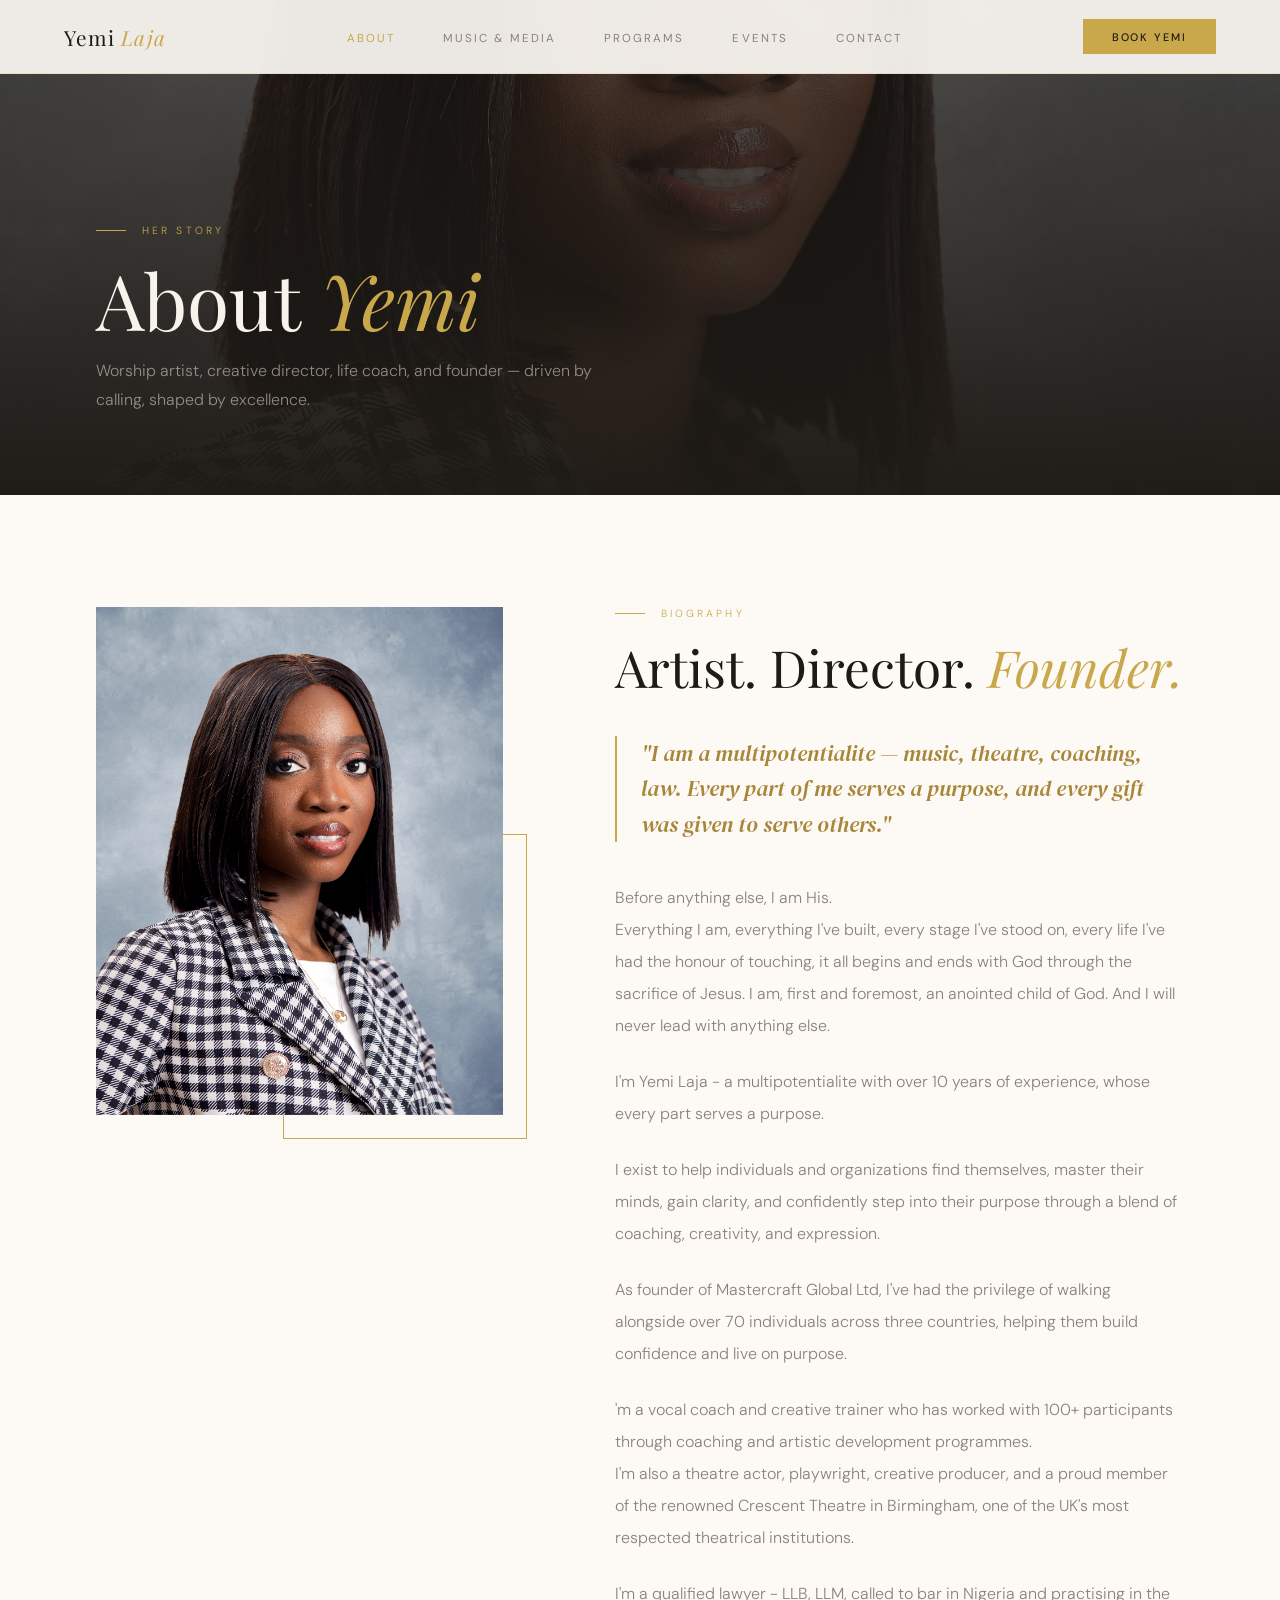
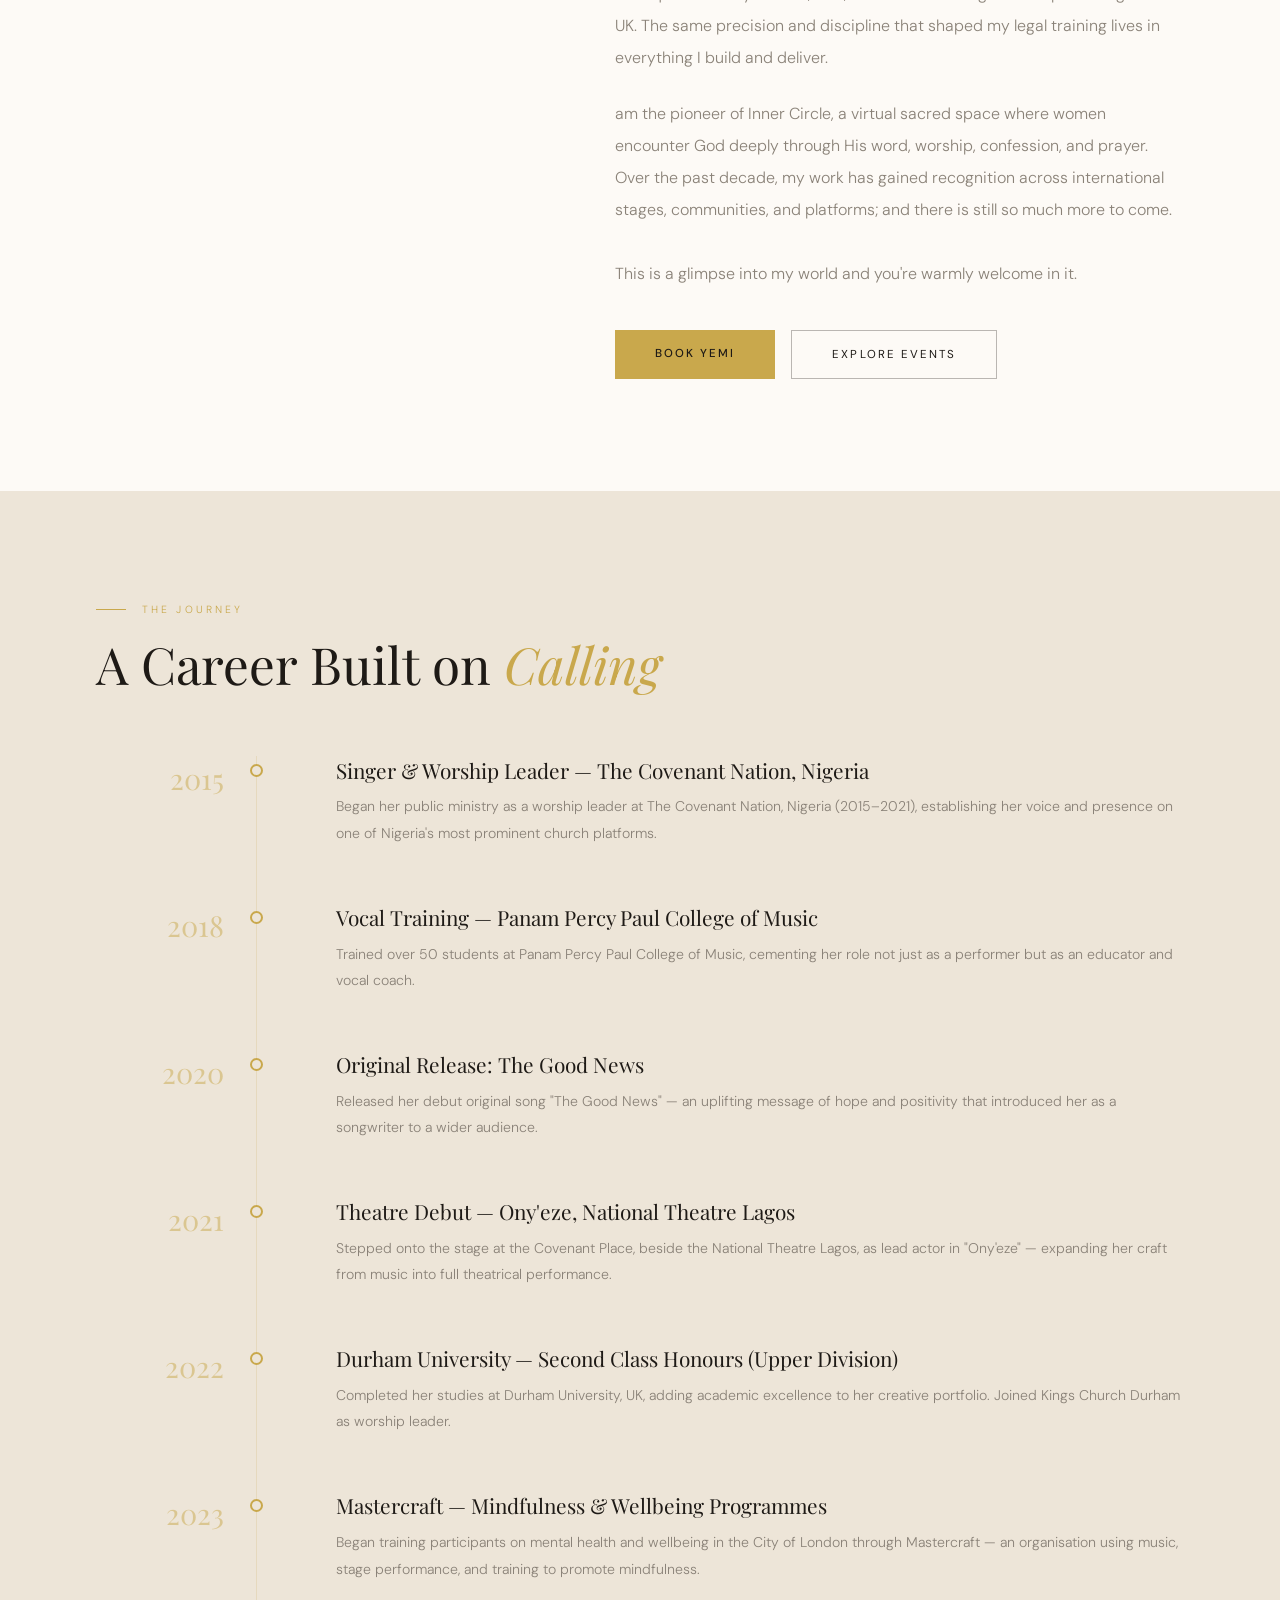
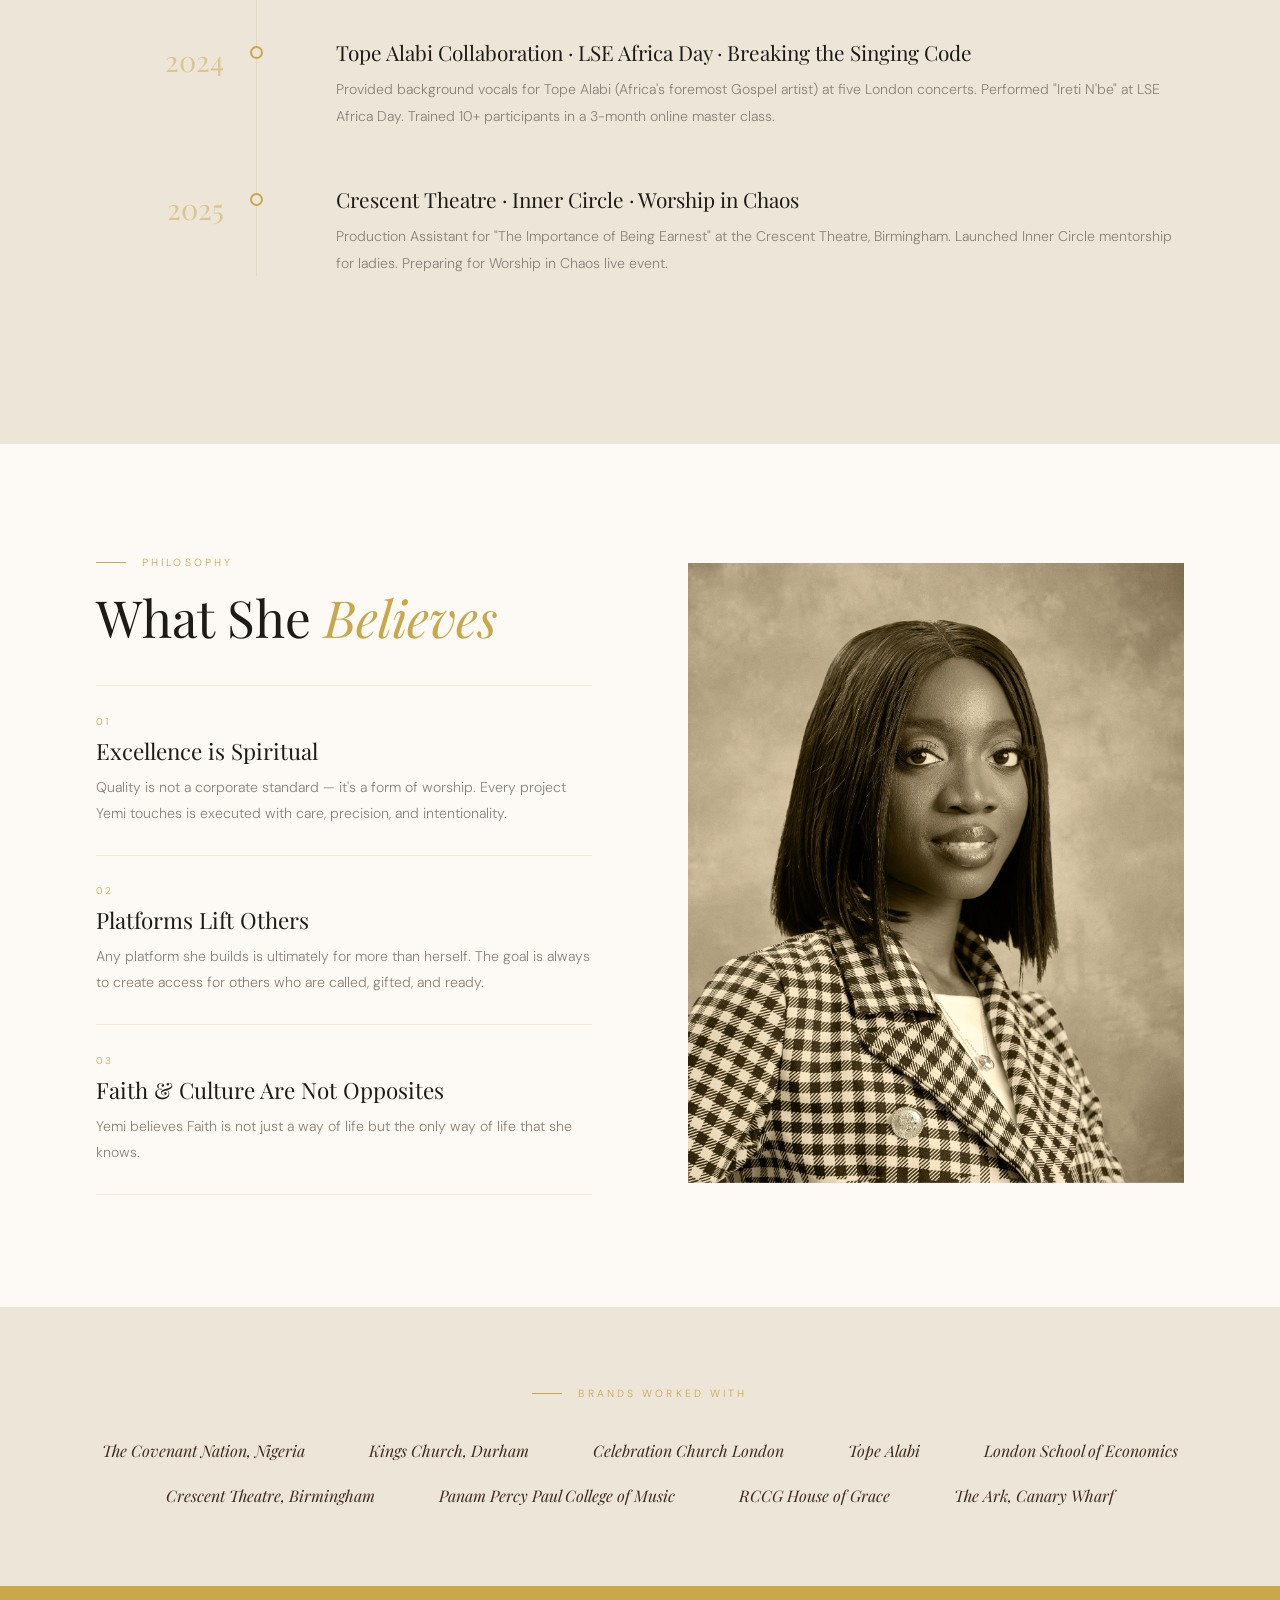
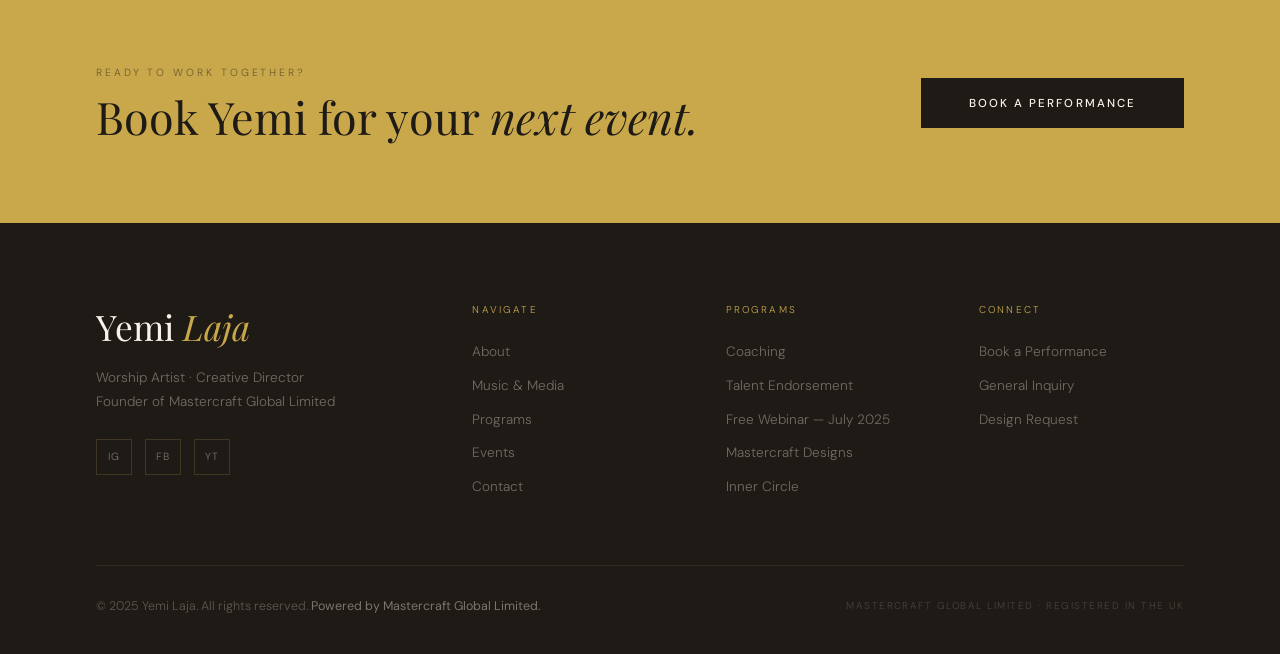
<file: about/index.html>
<!DOCTYPE html>
<html lang="en">
<head>
<meta charset="UTF-8"><meta name="viewport" content="width=device-width, initial-scale=1.0">
<title>About — Yemi Laja</title>
<link rel="preconnect" href="https://fonts.googleapis.com">
<link rel="preconnect" href="https://fonts.gstatic.com" crossorigin>
<link href="https://fonts.googleapis.com/css2?family=Playfair+Display:ital,wght@0,300;0,400;0,500;1,300;1,400&family=DM+Sans:wght@200;300;400;500&family=DM+Serif+Display:ital@0;1&display=swap" rel="stylesheet">
<link rel="stylesheet" href="/style.css">
<style>
#bio { display:grid; grid-template-columns:1fr 1.4fr; gap:7rem; align-items:start; padding:7rem 6rem; background:var(--white); }
.bio-img { position:relative; }
.bio-img img { width:100%; display:block; filter:sepia(8%) contrast(1.05); }
.bio-img-accent { position:absolute; bottom:-1.5rem; right:-1.5rem; width:60%; height:60%; border:1px solid var(--gold); z-index:-1; }
.bio-body { font-size:1rem; line-height:2; color:var(--mist); margin-bottom:1.5rem; }
.bio-quote { font-family:'DM Serif Display',serif; font-style:italic; font-size:1.35rem; line-height:1.65; color:var(--gold-dim); border-left:2px solid var(--gold); padding-left:1.5rem; margin:2.5rem 0; }
#journey { padding:7rem 6rem; background:var(--parchment); }
.timeline { margin-top:4rem; position:relative; }
.timeline::before { content:''; position:absolute; left:160px; top:0; bottom:0; width:1px; background:var(--border); }
.tl-item { display:grid; grid-template-columns:160px 1fr; gap:3rem; margin-bottom:3.5rem; position:relative; }
.tl-dot { position:absolute; left:154px; top:0.5rem; width:13px; height:13px; border-radius:50%; background:var(--parchment); border:2px solid var(--gold); }
.tl-year { font-family:'Playfair Display',serif; font-size:1.8rem; font-weight:300; color:var(--gold); opacity:0.5; text-align:right; padding-right:2rem; padding-top:0.2rem; }
.tl-content { padding-left:2rem; }
.tl-title { font-family:'Playfair Display',serif; font-size:1.3rem; font-weight:400; margin-bottom:0.6rem; color:var(--char); }
.tl-desc { font-size:0.88rem; line-height:1.9; color:var(--mist); }
#philosophy { padding:7rem 6rem; background:var(--white); display:grid; grid-template-columns:1fr 1fr; gap:6rem; align-items:center; }
.value-item { padding:1.8rem 0; border-bottom:1px solid var(--border); }
.value-item:first-child { border-top:1px solid var(--border); }
.value-num { font-size:0.62rem; letter-spacing:0.22em; text-transform:uppercase; color:var(--gold); margin-bottom:0.5rem; }
.value-title { font-family:'Playfair Display',serif; font-size:1.4rem; font-weight:400; margin-bottom:0.5rem; color:var(--char); }
.value-desc { font-size:0.88rem; line-height:1.85; color:var(--mist); }
.phil-img img { width:100%; filter:sepia(10%); }
#brands-sec { padding:5rem 6rem; background:var(--parchment); text-align:center; }
.brand-row { display:flex; flex-wrap:wrap; justify-content:center; gap:1.5rem 4rem; margin-top:2.5rem; }
.brand-nm { font-family:'Playfair Display',serif; font-style:italic; font-size:1rem; color:#3D2B1F; transition:color 0.3s; }
.brand-nm:hover { color:var(--gold); }
@media(max-width:1024px){
  #bio{grid-template-columns:1fr;padding:5rem 3rem;gap:3rem;}
  .bio-img-accent{display:none;}
  #journey{padding:5rem 3rem;}
  .timeline::before{left:80px;}
  .tl-item{grid-template-columns:80px 1fr;gap:1.5rem;}
  .tl-dot{left:74px;}
  .tl-year{font-size:1.1rem;}
  #philosophy{grid-template-columns:1fr;padding:5rem 3rem;gap:3rem;}
  .phil-img{display:none;}
  #brands-sec{padding:4rem 3rem;}
}
@media(max-width:767px){
  #bio,#journey,#philosophy,#brands-sec{padding-left:1.5rem!important;padding-right:1.5rem!important;}
  .timeline::before{display:none;}
  .tl-item{display:flex;flex-direction:column;gap:0.4rem;margin-bottom:2rem;padding-bottom:2rem;border-bottom:1px solid var(--border);}
  .tl-dot{display:none;}
  .tl-year{font-size:1rem;text-align:left;padding:0;opacity:1;}
  .tl-content{padding:0;}
}
</style>
</head>
<body>
<div class="mob-nav" id="mobNav">
  <button class="mob-close" onclick="closeMobNav()">✕</button>
  <a href="/">Home</a>
  <a href="/about/">About</a>
  <a href="/music/">Music & Media</a>
  <a href="/programs/">Programs</a>
  <a href="/events/">Events</a>
  <a href="/contact/">Contact</a>
</div>
<nav id="nav" class="scrolled">
  <a href="/" class="nav-logo" style="color:var(--char)">Yemi <em>Laja</em></a>
  <ul class="nav-links">
    <li><a href="/about/" style="color:var(--gold)">About</a></li>
    <li><a href="/music/">Music & Media</a></li>
    <li><a href="/programs/">Programs</a></li>
    <li><a href="/events/">Events</a></li>
    <li><a href="/contact/">Contact</a></li>
  </ul>
  <a href="/contact/#booking" class="nav-book">Book Yemi</a>
  <div class="nav-ham" onclick="openMobNav()"><span></span><span></span><span></span></div>
</nav>

<section class="page-hero">
  <div class="page-hero-bg"><img src="../../photos/yemi-15.jpg" alt="Yemi Laja" ></div>
  <div class="page-hero-overlay"></div>
  <div class="page-hero-content">
    <p class="page-eyebrow">Her Story</p>
    <h1 class="page-title">About <em>Yemi</em></h1>
    <p class="page-subtitle">Worship artist, creative director, life coach, and founder — driven by calling, shaped by excellence.</p>
  </div>
</section>

<section id="bio">
  <div class="bio-img reveal">
    <img src="../../photos/yemi-15.jpg" alt="Yemi Laja" >
    <div class="bio-img-accent"></div>
  </div>
  <div class="reveal reveal-delay-1">
    <p class="section-label">Biography</p>
    <h2 class="section-heading" style="color:var(--char);margin-bottom:1.5rem;">Artist. Director. <em>Founder.</em></h2>
    <blockquote class="bio-quote">"I am a multipotentialite — music, theatre, coaching, law. Every part of me serves a purpose, and every gift was given to serve others."</blockquote>
   <p class="bio-body">Before anything else, I am His.<br>Everything I am, everything I've built, every stage I've stood on, every life I've had the honour of touching, it all begins and ends with God through the sacrifice of Jesus. I am, first and foremost, an anointed child of God. And I will never lead with anything else.</p>
    <p class="bio-body">I'm Yemi Laja - a multipotentialite with over 10 years of experience, whose every part serves a purpose.</p>
    <p class="bio-body">I exist to help individuals and organizations find themselves, master their minds, gain clarity, and confidently step into their purpose through a blend of coaching, creativity, and expression.</p>
    <p class="bio-body">As founder of Mastercraft Global Ltd, I've had the privilege of walking alongside over 70 individuals across three countries, helping them build confidence and live on purpose.</p>
    <p class="bio-body">'m a vocal coach and creative trainer who has worked with 100+ participants through coaching and artistic development programmes.<br> 
I'm also a theatre actor, playwright, creative producer, and a proud member of the renowned Crescent Theatre in Birmingham, one of the UK's most respected theatrical institutions.</p>
   <p class="bio-body">I'm a qualified lawyer - LLB, LLM, called to bar in Nigeria and practising in the UK. The same precision and discipline that shaped my legal training lives in everything I build and deliver.</p>
   <p class="bio-body"> am the pioneer of Inner Circle, a virtual sacred space where women encounter God deeply through His word, worship, confession, and prayer. Over the past decade, my work has gained recognition across international stages, communities, and platforms; and there is still so much more to come.
<br> <br>
This is a glimpse into my world and you're warmly welcome in it.</p>
   <div style="display:flex;gap:1rem;flex-wrap:wrap;margin-top:2.5rem;">
      <a href="/contact/#booking" class="cta-primary">Book Yemi</a>
      <a href="/programs/" class="cta-ghost" style="color:var(--char);border-color:rgba(30,26,22,0.3);">Explore Events</a>
    </div>
  </div>
</section>

<section id="journey">
  <div class="reveal">
    <p class="section-label">The Journey</p>
    <h2 class="section-heading" style="color:var(--char);">A Career Built on <em>Calling</em></h2>
  </div>
  <div class="timeline">
    <div class="tl-item reveal reveal-delay-1"><div class="tl-year">2015</div><div class="tl-dot"></div><div class="tl-content"><div class="tl-title">Singer & Worship Leader — The Covenant Nation, Nigeria</div><p class="tl-desc">Began her public ministry as a worship leader at The Covenant Nation, Nigeria (2015–2021), establishing her voice and presence on one of Nigeria's most prominent church platforms.</p></div></div>
    <div class="tl-item reveal reveal-delay-2"><div class="tl-year">2018</div><div class="tl-dot"></div><div class="tl-content"><div class="tl-title">Vocal Training — Panam Percy Paul College of Music</div><p class="tl-desc">Trained over 50 students at Panam Percy Paul College of Music, cementing her role not just as a performer but as an educator and vocal coach.</p></div></div>
    <div class="tl-item reveal reveal-delay-3"><div class="tl-year">2020</div><div class="tl-dot"></div><div class="tl-content"><div class="tl-title">Original Release: The Good News</div><p class="tl-desc">Released her debut original song "The Good News" — an uplifting message of hope and positivity that introduced her as a songwriter to a wider audience.</p></div></div>
    <div class="tl-item reveal"><div class="tl-year">2021</div><div class="tl-dot"></div><div class="tl-content"><div class="tl-title">Theatre Debut — Ony'eze, National Theatre Lagos</div><p class="tl-desc">Stepped onto the stage at the Covenant Place, beside the National Theatre Lagos, as lead actor in "Ony'eze" — expanding her craft from music into full theatrical performance.</p></div></div>
    <div class="tl-item reveal reveal-delay-1"><div class="tl-year">2022</div><div class="tl-dot"></div><div class="tl-content"><div class="tl-title">Durham University — Second Class Honours (Upper Division)</div><p class="tl-desc">Completed her studies at Durham University, UK, adding academic excellence to her creative portfolio. Joined Kings Church Durham as worship leader.</p></div></div>
    <div class="tl-item reveal reveal-delay-2"><div class="tl-year">2023</div><div class="tl-dot"></div><div class="tl-content"><div class="tl-title">Mastercraft — Mindfulness & Wellbeing Programmes</div><p class="tl-desc">Began training participants on mental health and wellbeing in the City of London through Mastercraft — an organisation using music, stage performance, and training to promote mindfulness.</p></div></div>
    <div class="tl-item reveal reveal-delay-3"><div class="tl-year">2024</div><div class="tl-dot"></div><div class="tl-content"><div class="tl-title">Tope Alabi Collaboration · LSE Africa Day · Breaking the Singing Code</div><p class="tl-desc">Provided background vocals for Tope Alabi (Africa's foremost Gospel artist) at five London concerts. Performed "Ireti N'be" at LSE Africa Day. Trained 10+ participants in a 3-month online master class.</p></div></div>
    <div class="tl-item reveal"><div class="tl-year">2025</div><div class="tl-dot"></div><div class="tl-content"><div class="tl-title">Crescent Theatre · Inner Circle · Worship in Chaos</div><p class="tl-desc">Production Assistant for "The Importance of Being Earnest" at the Crescent Theatre, Birmingham. Launched Inner Circle mentorship for ladies. Preparing for Worship in Chaos live event.</p></div></div>
  </div>
</section>

<section id="philosophy">
  <div class="reveal">
    <p class="section-label">Philosophy</p>
    <h2 class="section-heading" style="color:var(--char);margin-bottom:2.5rem;">What She <em>Believes</em></h2>
    <div>
      <div class="value-item"><div class="value-num">01</div><div class="value-title">Excellence is Spiritual</div><div class="value-desc">Quality is not a corporate standard — it's a form of worship. Every project Yemi touches is executed with care, precision, and intentionality.</div></div>
      <div class="value-item"><div class="value-num">02</div><div class="value-title">Platforms Lift Others</div><div class="value-desc">Any platform she builds is ultimately for more than herself. The goal is always to create access for others who are called, gifted, and ready.</div></div>
      <div class="value-item"><div class="value-num">03</div><div class="value-title">Faith & Culture Are Not Opposites</div><div class="value-desc">Yemi believes Faith is not just a way of life but the only way of life that she knows.</div></div>
    </div>
  </div>
  <div class="phil-img reveal reveal-delay-2">
    <img src="../../photos/yemi-16.jpg" alt="Yemi Laja" >
  </div>
</section>

<section id="brands-sec">
  <p class="section-label reveal" style="justify-content:center;">Brands Worked With</p>
  <div class="brand-row reveal reveal-delay-1">
    <span class="brand-nm">The Covenant Nation, Nigeria</span>
    <span class="brand-nm">Kings Church, Durham</span>
    <span class="brand-nm">Celebration Church London</span>
    <span class="brand-nm">Tope Alabi</span>
    <span class="brand-nm">London School of Economics</span>
    <span class="brand-nm">Crescent Theatre, Birmingham</span>
    <span class="brand-nm">Panam Percy Paul College of Music</span>
    <span class="brand-nm">RCCG House of Grace</span><span class="brand-nm">The Ark, Canary Wharf</span>
  </div>
</section>

<div id="cta-band" class="reveal">
  <div class="cta-band-text"><p class="cta-band-eyebrow">Ready to work together?</p><h2 class="cta-band-heading">Book Yemi for your <em>next event.</em></h2></div>
  <a href="/contact/#booking" class="cta-dark">Book a Performance</a>
</div>

<footer>
  <div class="footer-top">
    <div><div class="footer-brand-name">Yemi <em>Laja</em></div><p class="footer-tagline">Worship Artist · Creative Director<br>Founder of Mastercraft Global Limited</p><div class="footer-socials"><a href="https://www.instagram.com/yemi_laja/" class="footer-social">IG</a><a href="https://www.facebook.com/omolaja.olayemi.5/" class="footer-social">FB</a><a href="https://www.youtube.com/channel/UC3ddBQKgWxhFjno4_jDT34g" class="footer-social">YT</a></div></div>
    <div><p class="footer-col-title">Navigate</p><ul class="footer-links"><li><a href="/about/">About</a></li><li><a href="/music/">Music & Media</a></li><li><a href="/programs/">Programs</a></li><li><a href="/events/">Events</a></li><li><a href="/contact/">Contact</a></li></ul></div>
    <div><p class="footer-col-title">Programs</p><ul class="footer-links"><li><a href="/programs/#coaching">Coaching</a></li><li><a href="/programs/#endorsement">Talent Endorsement</a></li><li><a href="/global-talent-webinar/">Free Webinar — July 2025</a></li><li><a href="/programs/#design">Mastercraft Designs</a></li><li><a href="/inner-circle/">Inner Circle</a></li></ul></div>
    <div><p class="footer-col-title">Connect</p><ul class="footer-links"><li><a href="/contact/#booking">Book a Performance</a></li><li><a href="/contact/#inquiry">General Inquiry</a></li><li><a href="/contact/#design">Design Request</a></li></ul></div>
  </div>
  <div class="footer-bottom"><p class="footer-legal">© 2025 Yemi Laja. All rights reserved. <strong>Powered by Mastercraft Global Limited.</strong></p><p class="footer-mc">Mastercraft Global Limited · Registered in the UK</p></div>
</footer>
<script>
const nav=document.getElementById('nav');
function openMobNav(){document.getElementById('mobNav').classList.add('open');}
function closeMobNav(){document.getElementById('mobNav').classList.remove('open');}
const obs=new IntersectionObserver(e=>e.forEach(x=>{if(x.isIntersecting)x.target.classList.add('visible');}),{threshold:0.12});
document.querySelectorAll('.reveal').forEach(el=>obs.observe(el));
</script>
</body></html>
</file>
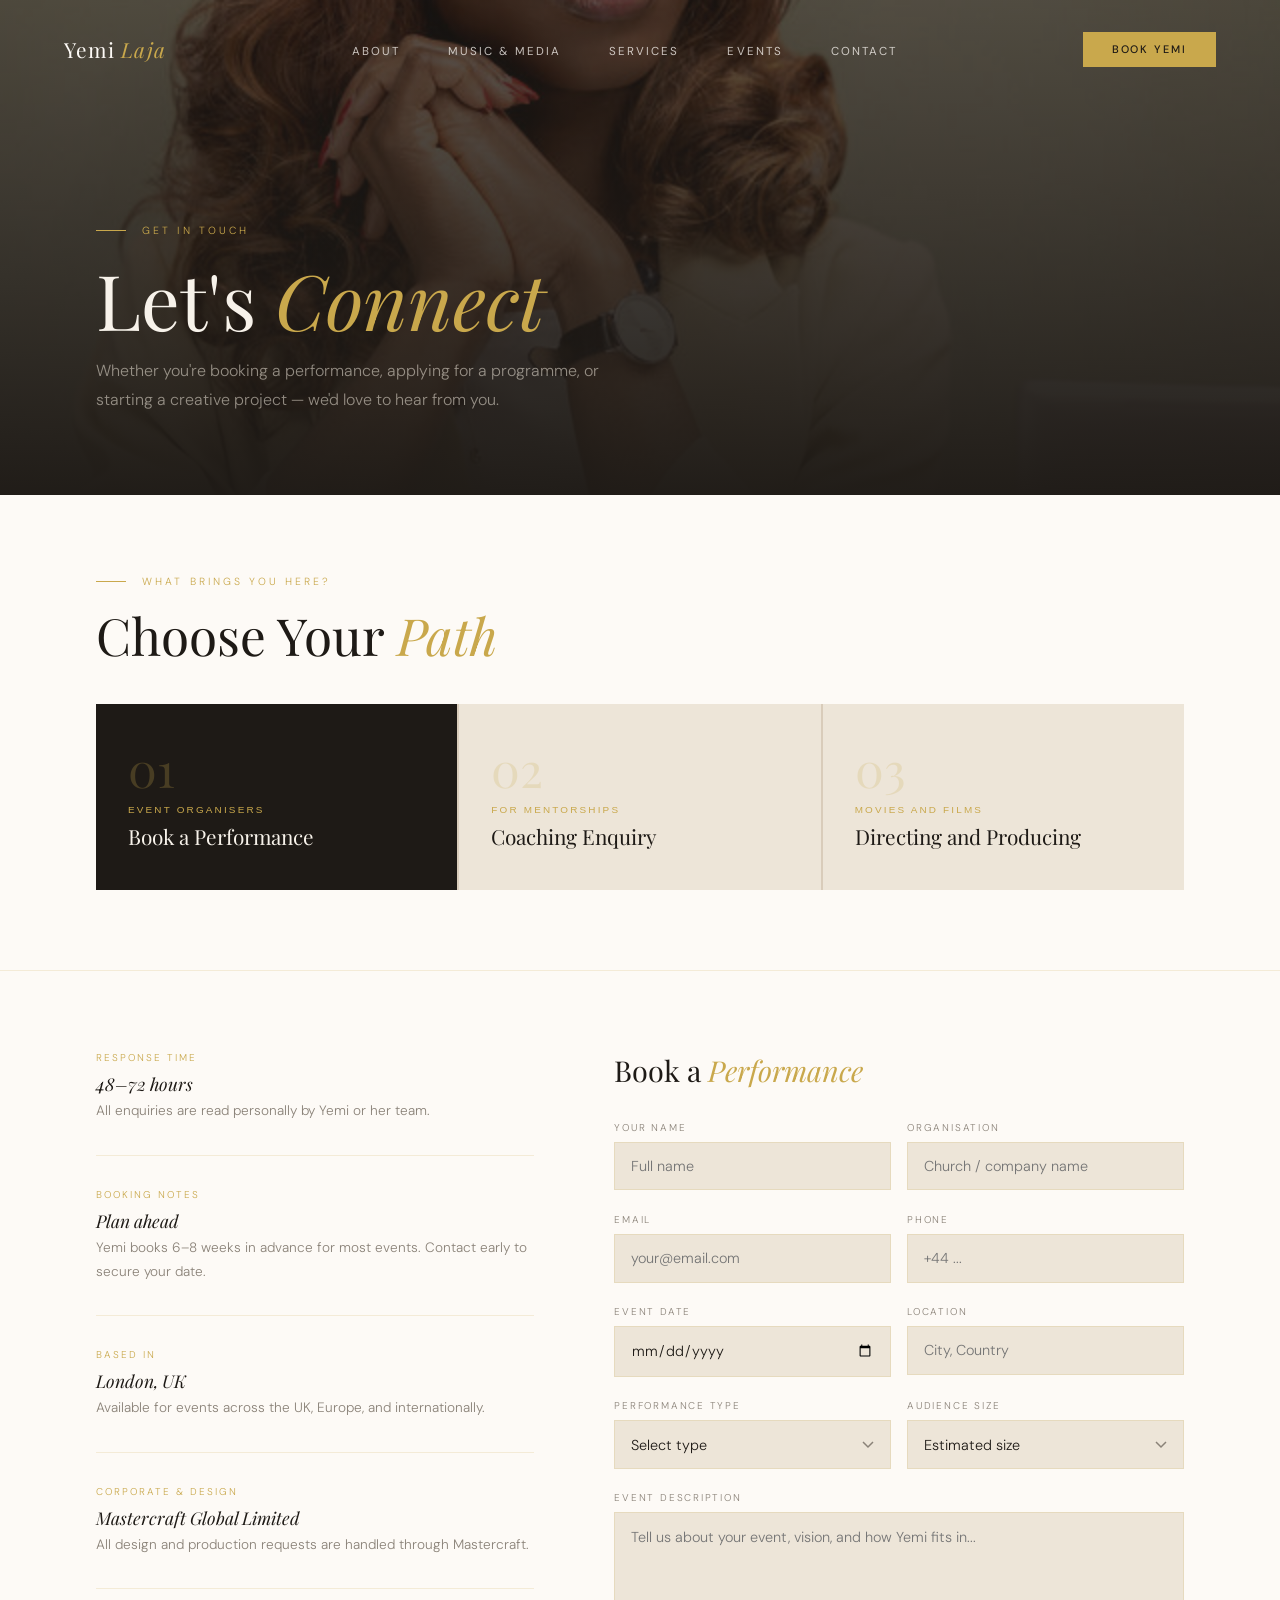
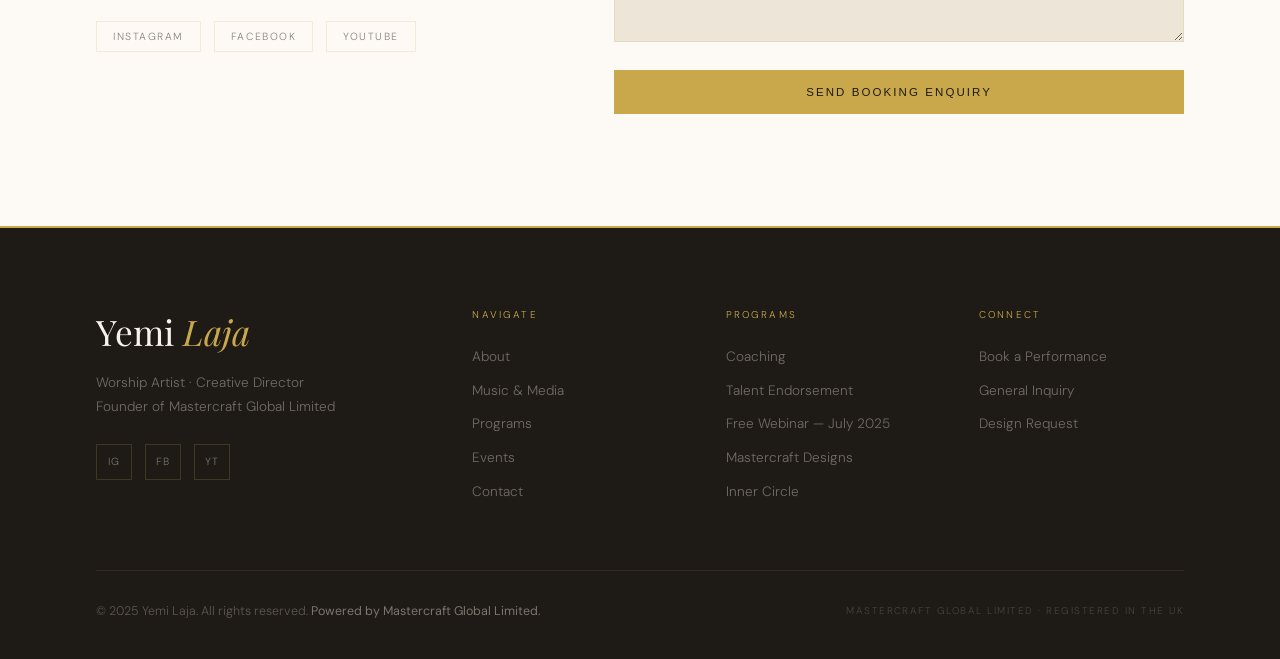
<file: contact/index.html>
<!DOCTYPE html>
<html lang="en">
<head>
<meta charset="UTF-8"><meta name="viewport" content="width=device-width, initial-scale=1.0">
<title>Contact — Yemi Laja</title>
<link rel="preconnect" href="https://fonts.googleapis.com">
<link rel="preconnect" href="https://fonts.gstatic.com" crossorigin>
<link href="https://fonts.googleapis.com/css2?family=Playfair+Display:ital,wght@0,300;0,400;0,500;1,300;1,400&family=DM+Sans:wght@200;300;400;500&family=DM+Serif+Display:ital@0;1&display=swap" rel="stylesheet">
<link rel="stylesheet" href="/style.css">
<style>
#selector { padding:5rem 6rem; background:var(--white); }
.sel-tabs { display:grid; grid-template-columns:repeat(3,1fr); gap:2px; background:var(--sand); margin-top:2.5rem; }
.sel-tab { background:var(--parchment); padding:2.5rem 2rem; cursor:pointer; border:none; text-align:left; color:inherit; transition:background 0.3s; }
.sel-tab:hover,.sel-tab.active { background:var(--char); }
.sel-tab-num { font-family:'Playfair Display',serif; font-size:3rem; font-weight:300; color:rgba(201,168,76,0.2); line-height:1; margin-bottom:0.8rem; }
.sel-tab.active .sel-tab-num,.sel-tab:hover .sel-tab-num { color:rgba(201,168,76,0.25); }
.sel-tab-label { font-size:0.62rem; letter-spacing:0.22em; text-transform:uppercase; color:var(--gold); margin-bottom:0.4rem; }
.sel-tab-title { font-family:'Playfair Display',serif; font-size:1.3rem; font-weight:400; color:var(--char); }
.sel-tab.active .sel-tab-title,.sel-tab:hover .sel-tab-title { color:var(--cream); }
#contact-forms { padding:5rem 6rem 7rem; background:var(--white); border-top:1px solid var(--border); }
.form-wrap { display:grid; grid-template-columns:1fr 1.3fr; gap:5rem; }
.contact-info {}
.ci-item { margin-bottom:2rem; padding-bottom:2rem; border-bottom:1px solid var(--border); }
.ci-item:last-child { border-bottom:none; }
.ci-label { font-size:0.62rem; letter-spacing:0.2em; text-transform:uppercase; color:var(--gold); margin-bottom:0.5rem; }
.ci-val { font-family:'Playfair Display',serif; font-size:1.1rem; color:var(--char); margin-bottom:0.3rem; font-style:italic; }
.ci-sub { font-size:0.85rem; color:var(--mist); line-height:1.7; }
.contact-socials { display:flex; gap:0.8rem; margin-top:1.5rem; flex-wrap:wrap; }
.contact-social { font-size:0.65rem; letter-spacing:0.15em; text-transform:uppercase; color:var(--mist); border:1px solid var(--border); padding:0.5rem 1rem; text-decoration:none; transition:all 0.3s; }
.contact-social:hover { border-color:var(--gold); color:var(--gold); }
.form-panel { display:none; }
.form-panel.active { display:block; }
.form-heading { font-family:'Playfair Display',serif; font-size:1.8rem; font-weight:300; color:var(--char); margin-bottom:2rem; }
.form-heading em { font-style:italic; color:var(--gold); }
.form-group { margin-bottom:1.4rem; }
.form-label { font-size:0.62rem; letter-spacing:0.18em; text-transform:uppercase; color:var(--mist); display:block; margin-bottom:0.5rem; }
.form-input,.form-select,.form-textarea { width:100%; background:var(--parchment); border:1px solid var(--border); color:var(--char); font-family:'DM Sans',sans-serif; font-size:0.9rem; font-weight:300; padding:0.9rem 1rem; outline:none; transition:border-color 0.3s; }
.form-input:focus,.form-select:focus,.form-textarea:focus { border-color:var(--gold); background:var(--white); }
.form-textarea { min-height:130px; resize:vertical; }
.form-row { display:grid; grid-template-columns:1fr 1fr; gap:1rem; }
.form-select { background-image:url("data:image/svg+xml,%3Csvg xmlns='http://www.w3.org/2000/svg' width='12' height='8' viewBox='0 0 12 8'%3E%3Cpath d='M1 1l5 5 5-5' stroke='%238A8278' stroke-width='1.5' fill='none'/%3E%3C/svg%3E"); background-repeat:no-repeat; background-position:right 1rem center; padding-right:2.5rem; appearance:none; }
.form-note { font-size:0.78rem; color:var(--mist); margin-top:0.5rem; line-height:1.6; }
@media(max-width:1024px){
  #selector,#contact-forms{padding:4rem 3rem;}
  .sel-tabs{grid-template-columns:1fr;}
  .form-wrap{grid-template-columns:1fr;gap:3rem;}
}
@media(max-width:767px){
  #selector,#contact-forms{padding-left:1.5rem!important;padding-right:1.5rem!important;}
  .form-row{grid-template-columns:1fr;}
  .sel-tab{padding:1.5rem 1.2rem;}
}
</style>
</head>
<body>
<!-- MOBILE NAV -->
<div class="mob-nav" id="mobNav">
  <button class="mob-close" onclick="closeMobNav()">✕</button>
  <a href="/" onclick="closeMobNav()">Home</a>
  <a href="/about/" onclick="closeMobNav()">About</a>
  <a href="/music/" onclick="closeMobNav()">Music & Media</a>
  <a href="/services/" onclick="closeMobNav()">Services</a>
  <a href="/events/" onclick="closeMobNav()">Events</a>
  <a href="/contact/" onclick="closeMobNav()">Contact</a>
</div>

<!-- NAV -->
<nav id="nav">
  <a href="/" class="nav-logo">Yemi <em>Laja</em></a>
  <ul class="nav-links">
    <li><a href="/about/">About</a></li>
    <li><a href="/music/">Music & Media</a></li>
    <li><a href="/services/">Services</a></li>
    <li><a href="/events/">Events</a></li>
    <li><a href="/contact/">Contact</a></li>
  </ul>
  <a href="/contact/#booking" class="nav-book">Book Yemi</a>
  <div class="nav-ham" onclick="openMobNav()">
    <span></span><span></span><span></span>
  </div>
</nav>

<section class="page-hero">
  <div class="page-hero-bg"><img src="../../photos/yemi-08.png" alt="Contact" ></div>
  <div class="page-hero-overlay"></div>
  <div class="page-hero-content">
    <p class="page-eyebrow">Get in Touch</p>
    <h1 class="page-title">Let's <em>Connect</em></h1>
    <p class="page-subtitle">Whether you're booking a performance, applying for a programme, or starting a creative project — we'd love to hear from you.</p>
  </div>
</section>

<section id="selector">
  <div class="reveal"><p class="section-label">What brings you here?</p><h2 class="section-heading" style="color:var(--char);">Choose Your <em>Path</em></h2></div>
  <div class="sel-tabs reveal reveal-delay-1">
    <button class="sel-tab active" onclick="switchForm('booking',this)">
      <div class="sel-tab-num">01</div>
      <div class="sel-tab-label">Event Organisers</div>
      <div class="sel-tab-title">Book a Performance</div>
    </button>
    <button class="sel-tab" onclick="switchForm('coaching',this)">
      <div class="sel-tab-num">02</div>
      <div class="sel-tab-label">For Mentorships</div>
      <div class="sel-tab-title">Coaching Enquiry</div>
    </button>
    <button class="sel-tab" onclick="switchForm('design',this)">
      <div class="sel-tab-num">03</div>
      <div class="sel-tab-label">Movies and Films</div>
      <div class="sel-tab-title">Directing and Producing</div>
    </button>
  </div>
</section>

<section id="contact-forms">
  <div class="form-wrap">
    <div class="contact-info reveal">
      <div class="ci-item"><div class="ci-label">Response Time</div><div class="ci-val">48–72 hours</div><div class="ci-sub">All enquiries are read personally by Yemi or her team.</div></div>
      <div class="ci-item"><div class="ci-label">Booking Notes</div><div class="ci-val">Plan ahead</div><div class="ci-sub">Yemi books 6–8 weeks in advance for most events. Contact early to secure your date.</div></div>
      <div class="ci-item"><div class="ci-label">Based In</div><div class="ci-val">London, UK</div><div class="ci-sub">Available for events across the UK, Europe, and internationally.</div></div>
      <div class="ci-item"><div class="ci-label">Corporate & Design</div><div class="ci-val">Mastercraft Global Limited</div><div class="ci-sub">All design and production requests are handled through Mastercraft.</div></div>
      <div class="contact-socials">
        <a href="https://www.instagram.com/yemi_laja/" class="contact-social">Instagram</a>
        <a href="https://www.facebook.com/omolaja.olayemi.5/" class="contact-social">Facebook</a>
        <a href="https://youtu.be/Fa4kD-FzWSU" class="contact-social">YouTube</a>
      </div>
    </div>
    <div class="reveal reveal-delay-1">
      <div class="form-panel active" id="form-booking">
        <h3 class="form-heading">Book a <em>Performance</em></h3>
        <div class="form-row"><div class="form-group"><label class="form-label">Your Name</label><input type="text" class="form-input" placeholder="Full name"></div><div class="form-group"><label class="form-label">Organisation</label><input type="text" class="form-input" placeholder="Church / company name"></div></div>
        <div class="form-row"><div class="form-group"><label class="form-label">Email</label><input type="email" class="form-input" placeholder="your@email.com"></div><div class="form-group"><label class="form-label">Phone</label><input type="tel" class="form-input" placeholder="+44 ..."></div></div>
        <div class="form-row"><div class="form-group"><label class="form-label">Event Date</label><input type="date" class="form-input"></div><div class="form-group"><label class="form-label">Location</label><input type="text" class="form-input" placeholder="City, Country"></div></div>
        <div class="form-row"><div class="form-group"><label class="form-label">Performance Type</label><select class="form-select"><option value="">Select type</option><option>Live Worship</option><option>Spoken Word</option><option>Conference / Summit</option><option>Concert</option><option>Church Service</option><option>Corporate Event</option><option>Other</option></select></div><div class="form-group"><label class="form-label">Audience Size</label><select class="form-select"><option value="">Estimated size</option><option>Under 100</option><option>100–500</option><option>500–1,000</option><option>1,000–5,000</option><option>5,000+</option></select></div></div>
        <div class="form-group"><label class="form-label">Event Description</label><textarea class="form-textarea" placeholder="Tell us about your event, vision, and how Yemi fits in..."></textarea></div>
        <button onclick="submitForm(this)" class="cta-primary" style="border:none;cursor:pointer;width:100%;text-align:center;">Send Booking Enquiry</button>
      </div>
      <div class="form-panel" id="form-coaching">
        <h3 class="form-heading">Coaching <em>Enquiry</em></h3>
        <div class="form-row"><div class="form-group"><label class="form-label">Your Name</label><input type="text" class="form-input" placeholder="Full name"></div><div class="form-group"><label class="form-label">Email</label><input type="email" class="form-input" placeholder="your@email.com"></div></div>
        <div class="form-row"><div class="form-group"><label class="form-label">Creative Discipline</label><select class="form-select"><option value="">Select discipline</option><option>Music</option><option>Spoken Word</option><option>Film / Visual Arts</option><option>Writing</option><option>Ministry / Preaching</option><option>Other</option></select></div><div class="form-group"><label class="form-label">Preferred Format</label><select class="form-select"><option value="">Select format</option><option>One-on-One</option><option>Group Sessions</option><option>Online</option><option>In-Person</option></select></div></div>
        <div class="form-group"><label class="form-label">Your Goals</label><textarea class="form-textarea" placeholder="What do you want to achieve through coaching? What's holding you back right now?"></textarea></div>
        <button onclick="submitForm(this)" class="cta-primary" style="border:none;cursor:pointer;width:100%;text-align:center;">Send Coaching Enquiry</button>
      </div>
      <div class="form-panel" id="form-design">
        <h3 class="form-heading">Directing & <em>Producing</em></h3>
        <div class="form-row"><div class="form-group"><label class="form-label">Your Name</label><input type="text" class="form-input" placeholder="Full name"></div><div class="form-group"><label class="form-label">Organisation</label><input type="text" class="form-input" placeholder="Company / church name"></div></div>
        <div class="form-row"><div class="form-group"><label class="form-label">Email</label><input type="email" class="form-input" placeholder="your@email.com"></div><div class="form-group"><label class="form-label">Website</label><input type="url" class="form-input" placeholder="https://yoursite.com"></div></div>
        <div class="form-row"><div class="form-group"><label class="form-label">Service Required</label><select class="form-select"><option value="">Select service</option><option>Directing</option>
          <option>Creative Production</option><option>Event Production</option><option>Film & Media</option><option>Digital Content</option><option>Partnership / Collaboration</option></select></div><div class="form-group"><label class="form-label">Budget Range</label><select class="form-select"><option value="">Select range</option><option>Under £1,000</option><option>£1,000–£5,000</option><option>£5,000–£15,000</option><option>£15,000+</option><option>To be discussed</option></select></div></div>
        <div class="form-group"><label class="form-label">Project Brief</label><textarea class="form-textarea" placeholder="Describe your project, vision, timeline, and any specific requirements..."></textarea></div>
        <button onclick="submitForm(this)" class="cta-primary" style="border:none;cursor:pointer;width:100%;text-align:center;">Send Project Brief</button>
      </div>
    </div>
  </div>
</section>

<footer><div class="footer-top"><div><div class="footer-brand-name">Yemi <em>Laja</em></div><p class="footer-tagline">Worship Artist · Creative Director<br>Founder of Mastercraft Global Limited</p><div class="footer-socials"><a href="https://www.instagram.com/yemi_laja/" class="footer-social">IG</a><a href="https://www.facebook.com/omolaja.olayemi.5/" class="footer-social">FB</a><a href="https://www.youtube.com/channel/UC3ddBQKgWxhFjno4_jDT34g" class="footer-social">YT</a></div></div><div><p class="footer-col-title">Navigate</p><ul class="footer-links"><li><a href="/about/">About</a></li><li><a href="/music/">Music & Media</a></li><li><a href="/programs/">Programs</a></li><li><a href="/events/">Events</a></li><li><a href="/contact/">Contact</a></li></ul></div><div><p class="footer-col-title">Programs</p><ul class="footer-links"><li><a href="/programs/#coaching">Coaching</a></li><li><a href="/programs/#endorsement">Talent Endorsement</a></li><li><a href="/global-talent-webinar/">Free Webinar — July 2025</a></li><li><a href="/programs/#design">Mastercraft Designs</a></li><li><a href="/inner-circle/">Inner Circle</a></li></ul></div><div><p class="footer-col-title">Connect</p><ul class="footer-links"><li><a href="#booking">Book a Performance</a></li><li><a href="#inquiry">General Inquiry</a></li><li><a href="#design">Design Request</a></li></ul></div></div><div class="footer-bottom"><p class="footer-legal">© 2025 Yemi Laja. All rights reserved. <strong>Powered by Mastercraft Global Limited.</strong></p><p class="footer-mc">Mastercraft Global Limited · Registered in the UK</p></div></footer>

<script>
function openMobNav(){document.getElementById("mobNav").classList.add("open");}
function closeMobNav(){document.getElementById("mobNav").classList.remove("open");}
const obs=new IntersectionObserver(e=>e.forEach(x=>{if(x.isIntersecting)x.target.classList.add("visible");}),{threshold:0.12});
document.querySelectorAll(".reveal").forEach(el=>obs.observe(el));
function switchForm(id,btn){
  document.querySelectorAll('.form-panel').forEach(p=>p.classList.remove('active'));
  document.querySelectorAll('.sel-tab').forEach(t=>t.classList.remove('active'));
  document.getElementById('form-'+id).classList.add('active');
  btn.classList.add('active');
}
function submitForm(btn){btn.textContent='Sent ✓';btn.disabled=true;btn.style.background='var(--gold-dim)';}
// Hash routing
window.addEventListener('DOMContentLoaded',()=>{
  const hash=window.location.hash.replace('#','');
  if(hash==='booking'||hash==='coaching'||hash==='design'){
    const btn=document.querySelector(`.sel-tab[onclick*="${hash}"]`);
    if(btn) switchForm(hash,btn);
  }
});
</script>
</body></html>
</file>
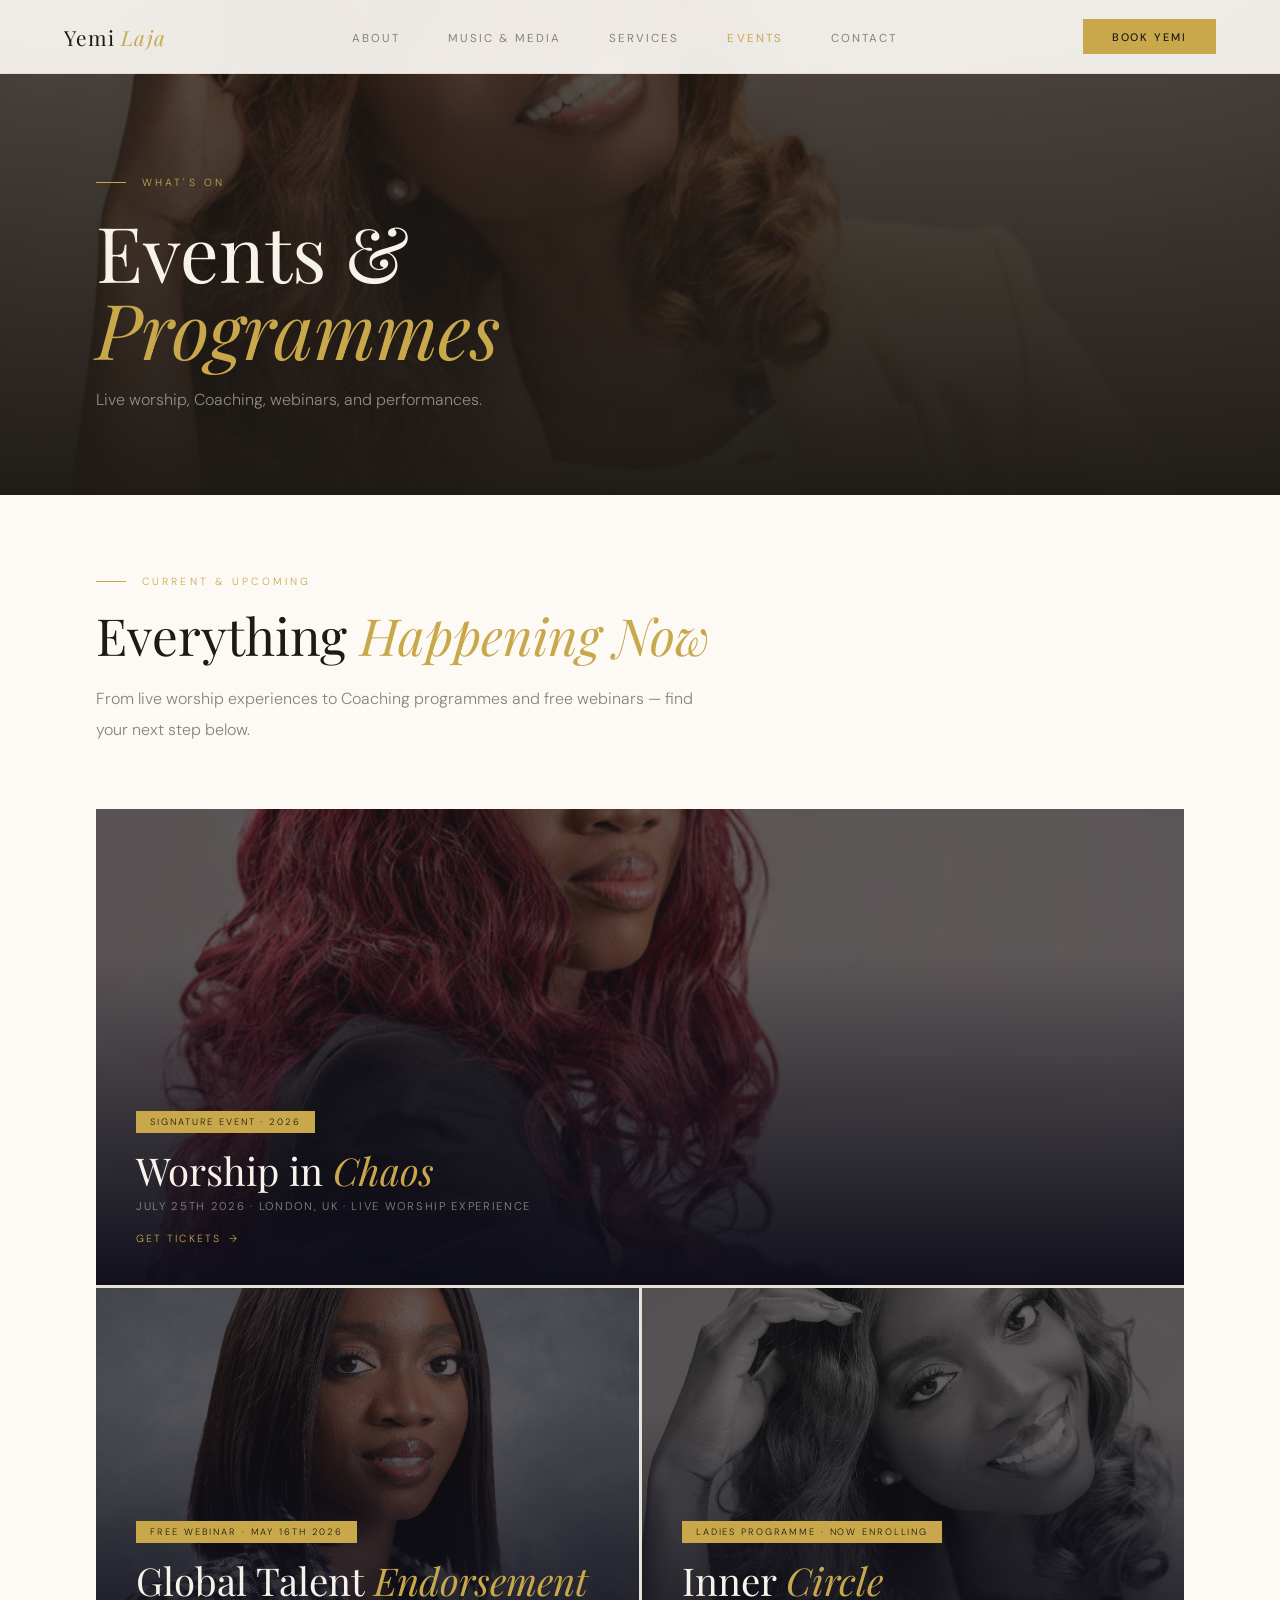
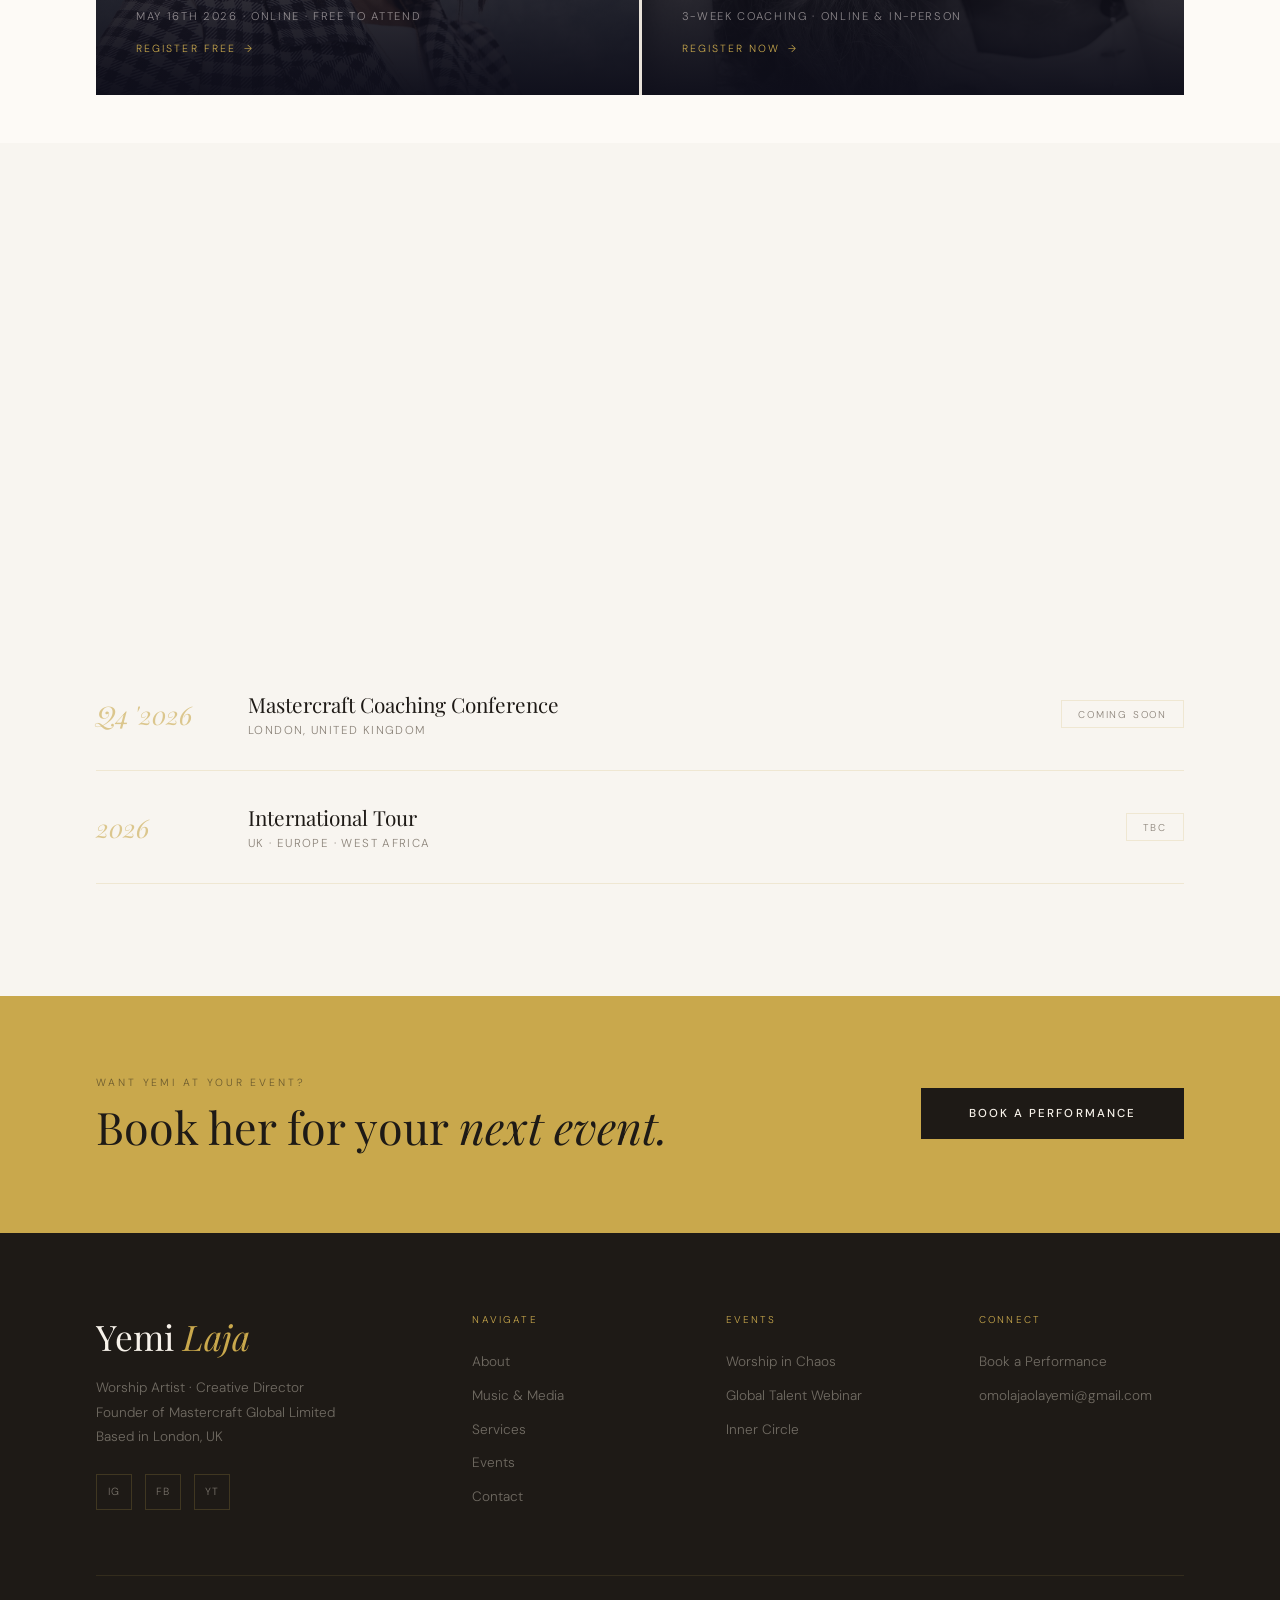
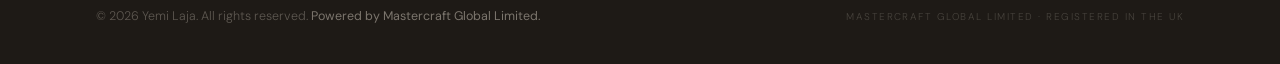
<file: events/index.html>
<!DOCTYPE html>
<html lang="en">
<head>
<meta charset="UTF-8"><meta name="viewport" content="width=device-width, initial-scale=1.0">
<title>Events & Programmes — Yemi Laja</title>
<link rel="preconnect" href="https://fonts.googleapis.com">
<link rel="preconnect" href="https://fonts.gstatic.com" crossorigin>
<link href="https://fonts.googleapis.com/css2?family=Playfair+Display:ital,wght@0,300;0,400;0,500;1,300;1,400&family=DM+Sans:wght@200;300;400;500&family=DM+Serif+Display:ital@0;1&display=swap" rel="stylesheet">
<link rel="stylesheet" href="../style.css">
<style>
#events-intro { padding:5rem 6rem 3rem; background:var(--white); }
.events-grid { display:grid; grid-template-columns:repeat(2,1fr); gap:3px; background:var(--stone); margin-top:4rem; }
.event-card {
  position:relative; overflow:hidden;
  text-decoration:none; color:inherit;
  background:var(--char); display:block;
  aspect-ratio:4/3;
}
.event-card img { position:absolute; inset:0; width:100%; height:100%; object-fit:cover; opacity:0.5; filter:sepia(10%); transition:transform 0.6s, opacity 0.4s; }
.event-card:hover img { transform:scale(1.05); opacity:0.65; }
.event-card-overlay { position:absolute; inset:0; background:linear-gradient(to top, rgba(14,14,26,0.97) 0%, rgba(14,14,26,0.3) 70%); }
.event-card-content { position:absolute; bottom:0; left:0; right:0; padding:2.5rem; z-index:2; }
.event-card-badge { display:inline-block; font-size:0.58rem; letter-spacing:0.2026em; text-transform:uppercase; color:var(--char); background:var(--gold); padding:0.3rem 0.9rem; margin-bottom:1rem; }
.event-card-title { font-family:'Playfair Display',serif; font-size:clamp(1.6rem,3vw,2.5rem); font-weight:300; color:var(--cream); line-height:1.1; margin-bottom:0.5rem; }
.event-card-title em { font-style:italic; color:var(--gold); }
.event-card-meta { font-size:0.7rem; letter-spacing:0.15em; text-transform:uppercase; color:rgba(20260,248,245,0.5); margin-bottom:1.2rem; }
.event-card-link { font-size:0.65rem; letter-spacing:0.2em; text-transform:uppercase; color:var(--gold); display:flex; align-items:center; gap:0.5rem; transition:gap 0.3s; }
.event-card:hover .event-card-link { gap:1rem; }
.event-card-link::after { content:'→'; }
.event-card.featured { grid-column:span 2; aspect-ratio:16/7; }
#coming-soon { padding:7rem 6rem; background:var(--ivory); }
.cs-list { margin-top:3rem; }
.cs-item { display:grid; grid-template-columns:120px 1fr auto; gap:2rem; align-items:center; padding:2rem 0; border-bottom:1px solid var(--border); }
.cs-item:first-child { border-top:1px solid var(--border); }
.cs-date { font-family:'Playfair Display',serif; font-size:1.6rem; font-weight:300; color:var(--gold); opacity:0.6; font-style:italic; }
.cs-name { font-family:'Playfair Display',serif; font-size:1.3rem; font-weight:400; color:var(--char); margin-bottom:0.3rem; }
.cs-loc { font-size:0.72rem; letter-spacing:0.12em; text-transform:uppercase; color:var(--mist); }
.cs-status { font-size:0.62rem; letter-spacing:0.18em; text-transform:uppercase; padding:0.4rem 1rem; border:1px solid var(--border); color:var(--mist); white-space:nowrap; }
.cs-status.open { border-color:var(--gold); color:var(--gold); }

@media(max-width:1024px){ #events-intro{padding:4rem 3rem 2rem;} .events-grid{grid-template-columns:1fr;} .event-card.featured{grid-column:span 1;aspect-ratio:4/3;} #coming-soon{padding:5rem 3rem;} .cs-item{grid-template-columns:80px 1fr;gap:1rem;} .cs-status{display:none;} }
@media(max-width:767px){ #events-intro{padding:3rem 1.5rem 2rem;} #coming-soon{padding:4rem 1.5rem;} .cs-item{display:flex;flex-direction:column;gap:0.4rem;} .cs-date{font-size:1.1rem;opacity:1;} }
</style>
</head>
<body>
<div class="mob-nav" id="mobNav"><button class="mob-close" onclick="closeMobNav()">✕</button><a href="/">Home</a><a href="/about/">About</a><a href="/music/">Music & Media</a><a href="/services/">Services</a><a href="/events/">Events</a><a href="/contact/">Contact</a></div>
<nav id="nav" class="scrolled">
  <a href="/" class="nav-logo" style="color:var(--char)">Yemi <em>Laja</em></a>
  <ul class="nav-links"><li><a href="/about/">About</a></li><li><a href="/music/">Music & Media</a></li><li><a href="/services/">Services</a></li><li><a href="/events/" style="color:var(--gold)">Events</a></li><li><a href="/contact/">Contact</a></li></ul>
  <a href="/contact/#booking" class="nav-book">Book Yemi</a>
  <div class="nav-ham" onclick="openMobNav()"><span></span><span></span><span></span></div>
</nav>

<section class="page-hero">
  <div class="page-hero-bg"><img src="../photos/yemi-03.png" alt="Events"></div>
  <div class="page-hero-overlay"></div>
  <div class="page-hero-content">
    <p class="page-eyebrow">What's On</p>
    <h1 class="page-title">Events &amp; <em>Programmes</em></h1>
    <p class="page-subtitle">Live worship, Coaching, webinars, and performances.</p>
  </div>
</section>

<section id="events-intro">
  <div class="reveal">
    <p class="section-label">Current & Upcoming</p>
    <h2 class="section-heading" style="color:var(--char);">Everything <em>Happening Now</em></h2>
    <p style="font-size:1rem;line-height:1.95;color:var(--mist);max-width:600px;margin-top:1.2rem;">From live worship experiences to Coaching programmes and free webinars — find your next step below.</p>
  </div>
  <div class="events-grid">

    <!-- FEATURED: Worship in Chaos -->
    <a href="/events/worship-in-chaos/" class="event-card featured reveal">
      <img src="../photos/yemi-05.png" alt="Worship in Chaos">
      <div class="event-card-overlay"></div>
      <div class="event-card-content">
        <span class="event-card-badge">Signature Event · 2026</span>
        <div class="event-card-title">Worship in <em>Chaos</em></div>
        <div class="event-card-meta">July 25th 2026 · London, UK · Live Worship Experience</div>
        <div class="event-card-link">Get Tickets</div>
      </div>
    </a>

    <!-- Global Talent Webinar -->
    <a href="/events/global-talent-webinar/" class="event-card reveal rd1">
      <img src="../photos/yemi-15.jpg" alt="Global Talent Webinar">
      <div class="event-card-overlay"></div>
      <div class="event-card-content">
        <span class="event-card-badge">Free Webinar · May 16th 2026</span>
        <div class="event-card-title">Global Talent <em>Endorsement</em></div>
        <div class="event-card-meta">May 16th 2026 · Online · Free to Attend</div>
        <div class="event-card-link">Register Free</div>
      </div>
    </a>

    <!-- Inner Circle -->
    <a href="/events/inner-circle/" class="event-card reveal rd2">
      <img src="../photos/yemi-12.png" alt="Inner Circle">
      <div class="event-card-overlay"></div>
      <div class="event-card-content">
        <span class="event-card-badge">Ladies Programme · Now Enrolling</span>
        <div class="event-card-title">Inner <em>Circle</em></div>
        <div class="event-card-meta">3-Week Coaching · Online & In-Person</div>
        <div class="event-card-link">Register Now</div>
      </div>
    </a>

  </div>
</section>

<section id="coming-soon">
  <div class="reveal">
    <p class="section-label">On the Horizon</p>
    <h2 class="section-heading" style="color:var(--char);">Coming <em>Soon</em></h2>
  </div>
  <div class="cs-list">
    <div class="cs-item reveal rd1">
      <div class="cs-date">Jul 25th 2026</div>
      <div><div class="cs-name">Worship in Chaos — London</div><div class="cs-loc">London, United Kingdom</div></div>
      <div class="cs-status open">Tickets Available</div>
    </div>
    <div class="cs-item reveal rd2">
      <div class="cs-date">May 16th 2026</div>
      <div><div class="cs-name">Global Talent Endorsement Webinar</div><div class="cs-loc">Online — Free</div></div>
      <div class="cs-status open">Register Free</div>
    </div>
    <div class="cs-item reveal rd3">
      <div class="cs-date">Q4 '2026</div>
      <div><div class="cs-name">Mastercraft Coaching Conference</div><div class="cs-loc">London, United Kingdom</div></div>
      <div class="cs-status">Coming Soon</div>
    </div>
    <div class="cs-item reveal">
      <div class="cs-date">2026</div>
      <div><div class="cs-name">International Tour</div><div class="cs-loc">UK · Europe · West Africa</div></div>
      <div class="cs-status">TBC</div>
    </div>
  </div>
</section>

<div id="cta-band" class="reveal"><div class="cta-band-text"><p class="cta-band-eyebrow">Want Yemi at your event?</p><h2 class="cta-band-heading">Book her for your <em>next event.</em></h2></div><a href="/contact/#booking" class="cta-dark">Book a Performance</a></div>

<footer><div class="footer-top"><div><div class="footer-brand-name">Yemi <em>Laja</em></div><p class="footer-tagline">Worship Artist · Creative Director<br>Founder of Mastercraft Global Limited<br>Based in London, UK</p><div class="footer-socials"><a href="https://www.instagram.com/yemi_laja/" class="footer-social">IG</a><a href="https://www.facebook.com/omolaja.olayemi.5/" class="footer-social">FB</a><a href="https://www.youtube.com/channel/UC3ddBQKgWxhFjno4_jDT34g" class="footer-social">YT</a></div></div><div><p class="footer-col-title">Navigate</p><ul class="footer-links"><li><a href="/about/">About</a></li><li><a href="/music/">Music & Media</a></li><li><a href="/services/">Services</a></li><li><a href="/events/">Events</a></li><li><a href="/contact/">Contact</a></li></ul></div><div><p class="footer-col-title">Events</p><ul class="footer-links"><li><a href="/events/worship-in-chaos/">Worship in Chaos</a></li><li><a href="/events/global-talent-webinar/">Global Talent Webinar</a></li><li><a href="/events/inner-circle/">Inner Circle</a></li></ul></div><div><p class="footer-col-title">Connect</p><ul class="footer-links"><li><a href="/contact/#booking">Book a Performance</a></li><li><a href="mailto:omolajaolayemi@gmail.com">omolajaolayemi@gmail.com</a></li></ul></div></div><div class="footer-bottom"><p class="footer-legal">© 2026 Yemi Laja. All rights reserved. <strong>Powered by Mastercraft Global Limited.</strong></p><p class="footer-mc">Mastercraft Global Limited · Registered in the UK</p></div></footer>
<script>function openMobNav(){document.getElementById("mobNav").classList.add("open");} function closeMobNav(){document.getElementById("mobNav").classList.remove("open");} const obs=new IntersectionObserver(e=>e.forEach(x=>{if(x.isIntersecting)x.target.classList.add("visible");}),{threshold:0.12}); document.querySelectorAll(".reveal").forEach(el=>obs.observe(el));</script>
</body></html>
</file>
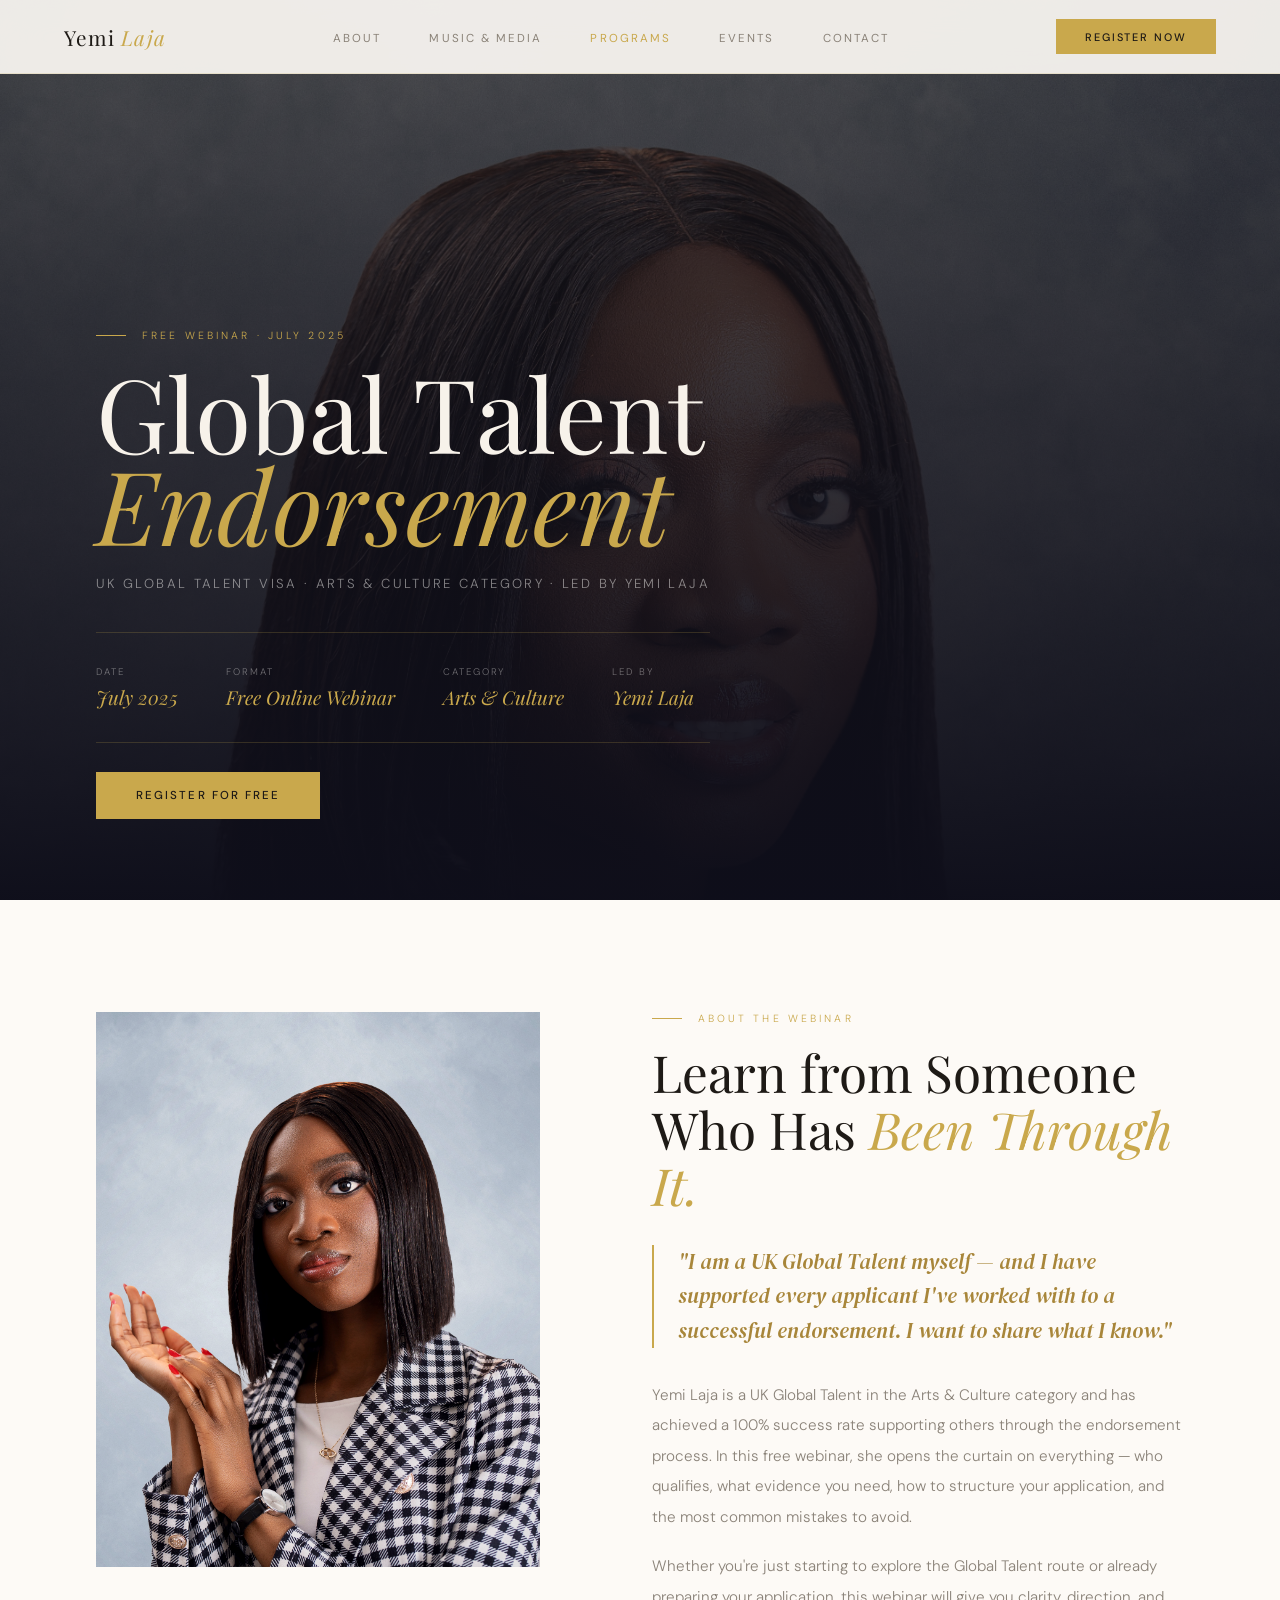
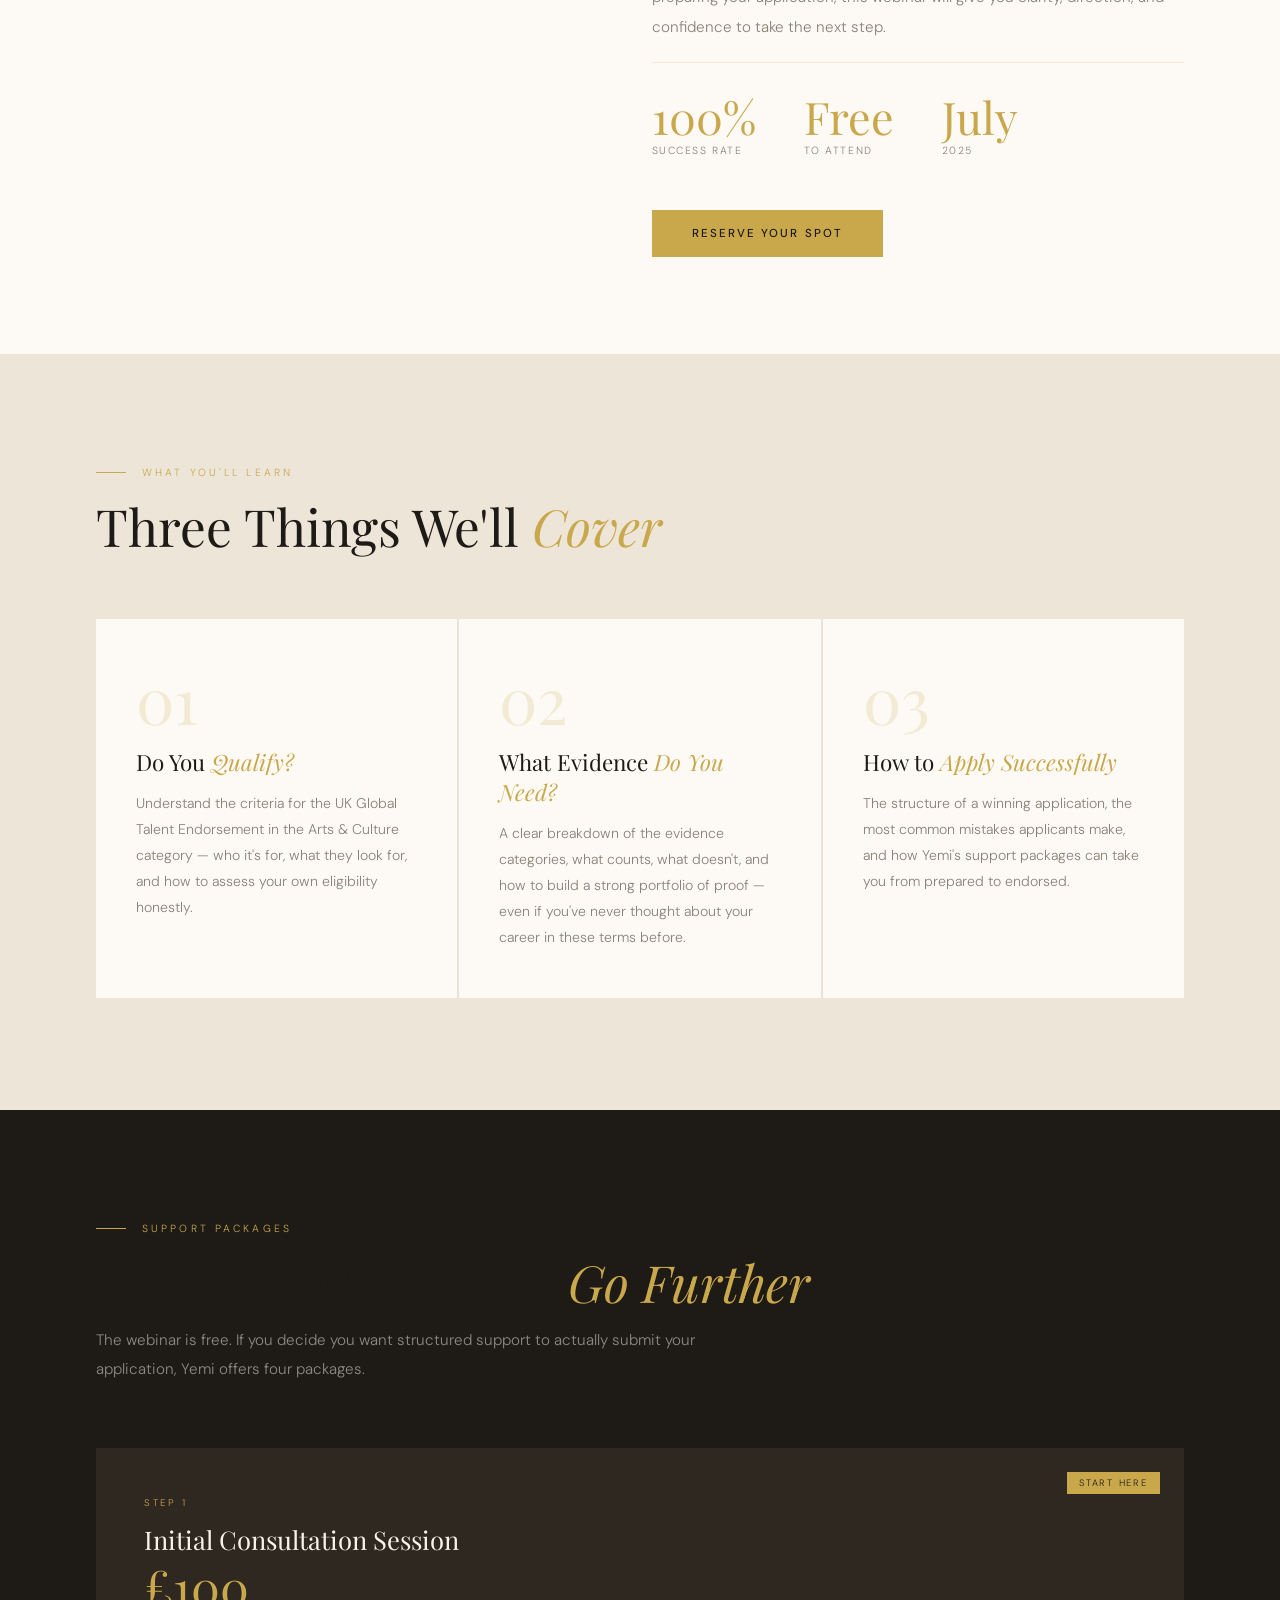
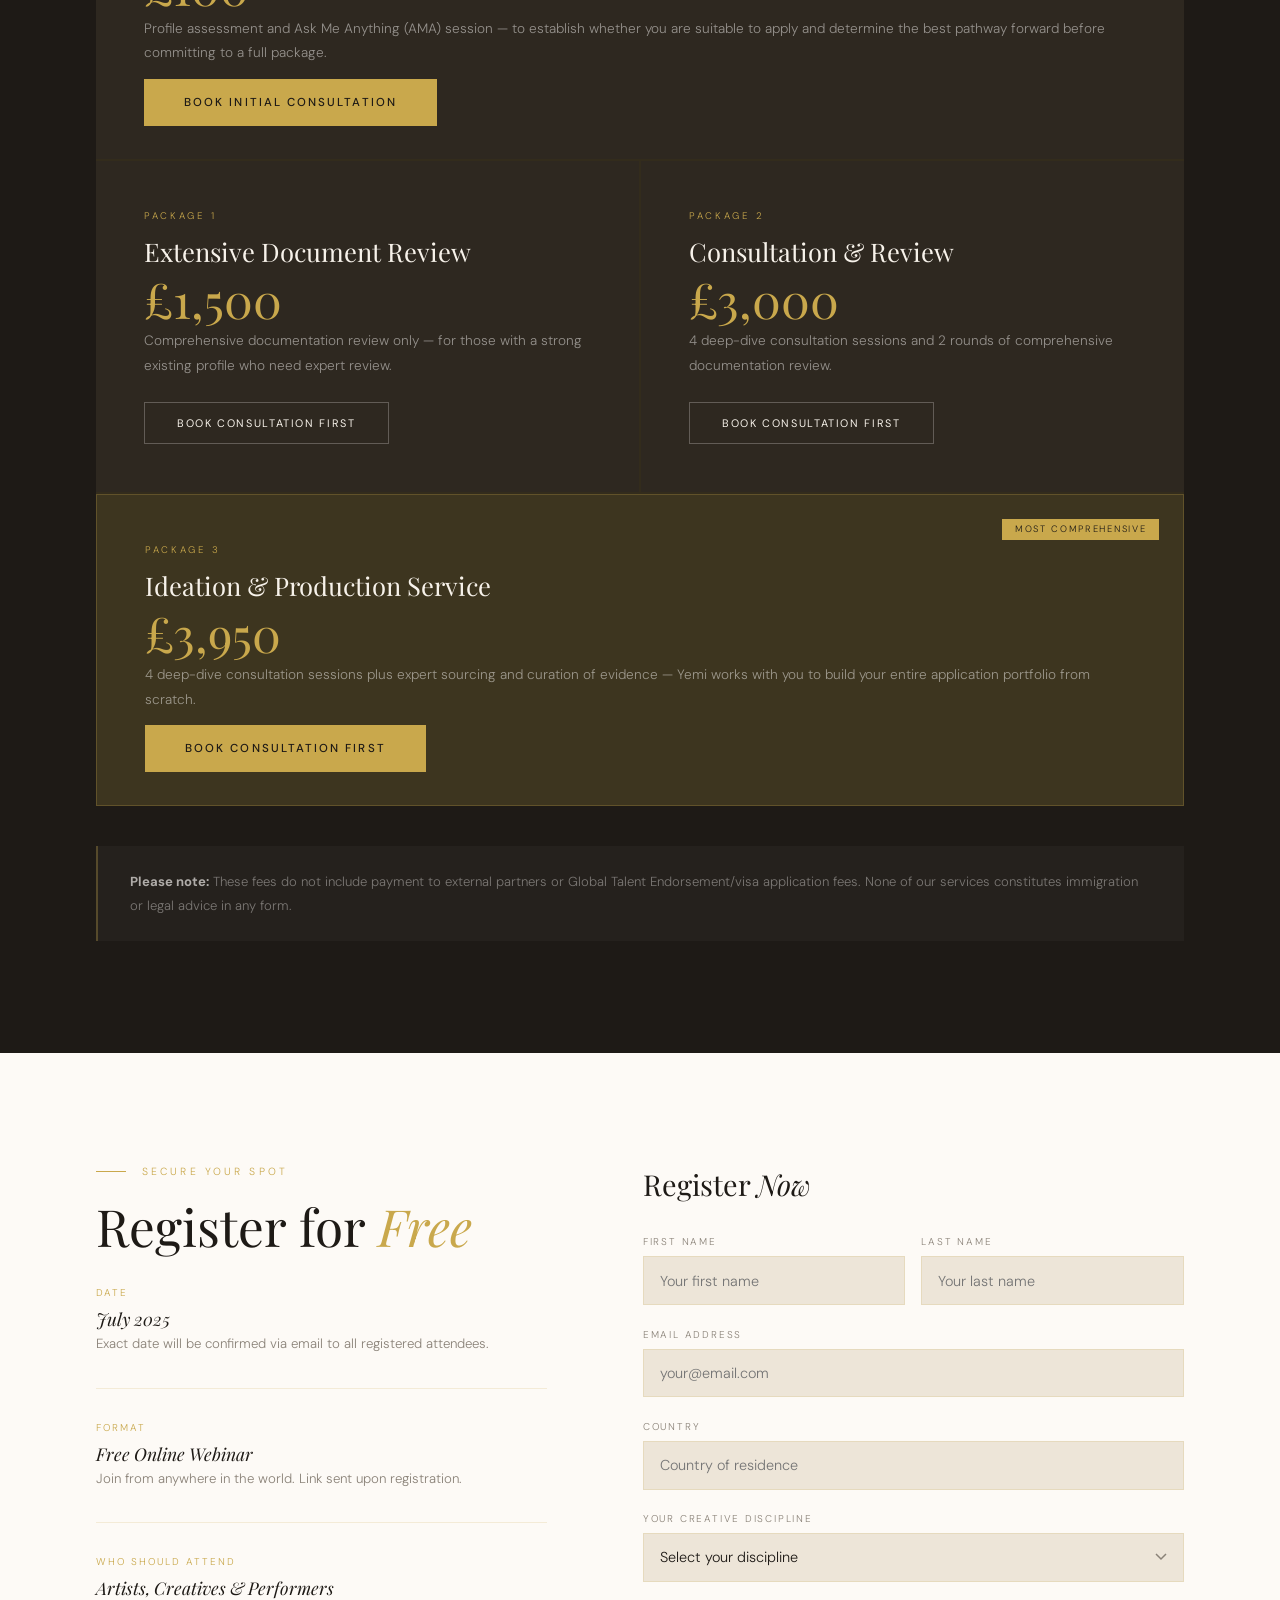
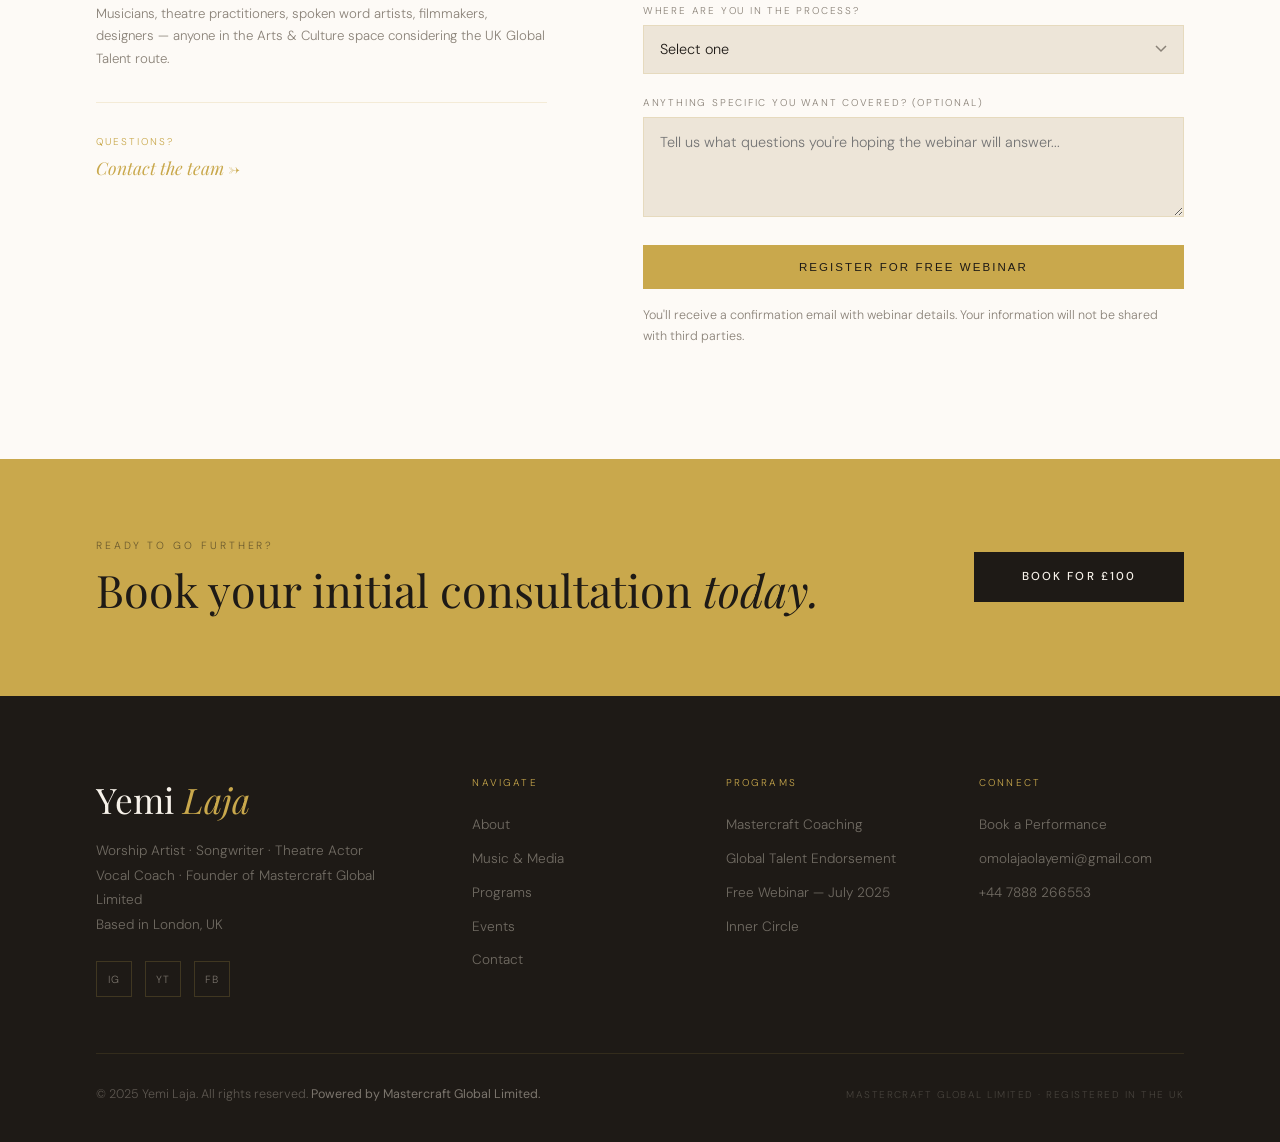
<file: global-talent-webinar/index.html>
<!DOCTYPE html>
<html lang="en">
<head>
<meta charset="UTF-8"><meta name="viewport" content="width=device-width, initial-scale=1.0">
<title>Global Talent Endorsement Webinar — Yemi Laja</title>
<link rel="preconnect" href="https://fonts.googleapis.com">
<link rel="preconnect" href="https://fonts.gstatic.com" crossorigin>
<link href="https://fonts.googleapis.com/css2?family=Playfair+Display:ital,wght@0,300;0,400;0,500;1,300;1,400&family=DM+Sans:wght@200;300;400;500&family=DM+Serif+Display:ital@0;1&display=swap" rel="stylesheet">
<link rel="stylesheet" href="/style.css">
<style>
#gt-hero {
  position:relative; min-height:100vh;
  display:flex; align-items:flex-end; overflow:hidden;
  background:var(--char);
}
.gt-hero-bg { position:absolute; inset:0; }
.gt-hero-bg img { width:100%; height:100%; object-fit:cover; object-position:center top; opacity:0.4; filter:sepia(10%); }
.gt-hero-overlay {
  position:absolute; inset:0;
  background:linear-gradient(to top, rgba(14,14,26,0.98) 0%, rgba(14,14,26,0.6) 55%, rgba(14,14,26,0.2) 100%);
}
.gt-hero-content { position:relative; z-index:2; padding:0 6rem 6rem; max-width:850px; }
.gt-label { font-size:0.65rem; letter-spacing:0.3em; text-transform:uppercase; color:var(--gold); margin-bottom:1.5rem; display:flex; align-items:center; gap:1rem; }
.gt-label::before { content:''; width:30px; height:1px; background:var(--gold); }
.gt-hero-title { font-family:'Playfair Display',serif; font-size:clamp(3rem,8vw,7.5rem); font-weight:300; color:var(--cream); line-height:0.9; margin-bottom:1rem; }
.gt-hero-title em { font-style:italic; color:var(--gold); display:block; }
.gt-hero-sub { font-size:0.82rem; letter-spacing:0.18em; text-transform:uppercase; color:rgba(250,248,245,0.5); margin:1.5rem 0 2.5rem; }
.gt-meta { display:flex; gap:3rem; flex-wrap:wrap; padding:2rem 0; border-top:1px solid rgba(201,168,76,0.2); border-bottom:1px solid rgba(201,168,76,0.2); margin-bottom:2.5rem; }
.gt-meta-label { font-size:0.6rem; letter-spacing:0.2em; text-transform:uppercase; color:rgba(250,248,245,0.4); margin-bottom:0.4rem; }
.gt-meta-val { font-family:'Playfair Display',serif; font-size:1.2rem; color:var(--gold); font-style:italic; }

#gt-about { padding:7rem 6rem; background:var(--white); display:grid; grid-template-columns:1fr 1.2fr; gap:7rem; align-items:start; }
.gt-body { font-size:0.95rem; line-height:2; color:var(--mist); margin-bottom:1.2rem; }
.gt-quote { font-family:'DM Serif Display',serif; font-style:italic; font-size:1.3rem; line-height:1.65; color:var(--gold-dim); border-left:2px solid var(--gold); padding-left:1.5rem; margin:2rem 0; }
.stat-row { display:flex; gap:3rem; padding:2rem 0; border-top:1px solid var(--border); margin-bottom:2rem; flex-wrap:wrap; }
.stat-num { font-family:'Playfair Display',serif; font-size:2.8rem; font-weight:300; color:var(--gold); line-height:1; }
.stat-lbl { font-size:0.65rem; letter-spacing:0.15em; text-transform:uppercase; color:var(--mist); margin-top:0.3rem; }

#gt-what { padding:7rem 6rem; background:var(--parchment); }
.gt-pillars { display:grid; grid-template-columns:repeat(3,1fr); gap:2px; background:var(--stone); margin-top:4rem; }
.gt-pillar { background:var(--white); padding:3rem 2.5rem; }
.gt-pillar-num { font-family:'Playfair Display',serif; font-size:4rem; font-weight:300; color:rgba(201,168,76,0.2); line-height:1; margin-bottom:1rem; }
.gt-pillar-title { font-family:'Playfair Display',serif; font-size:1.4rem; font-weight:400; color:var(--char); margin-bottom:0.8rem; }
.gt-pillar-title em { font-style:italic; color:var(--gold); }
.gt-pillar-body { font-size:0.88rem; line-height:1.85; color:var(--mist); }

#gt-packages { padding:7rem 6rem; background:var(--char); }
.pkg-grid { display:grid; grid-template-columns:repeat(2,1fr); gap:2px; background:rgba(201,168,76,0.12); margin-top:4rem; }
.pkg { background:var(--char-soft); padding:3rem; position:relative; }
.pkg.highlight { background:rgba(201,168,76,0.07); border:1px solid rgba(201,168,76,0.25); }
.pkg.span2 { grid-column:span 2; }
.pkg-step { font-size:0.6rem; letter-spacing:0.28em; text-transform:uppercase; color:var(--gold); margin-bottom:0.8rem; }
.pkg-name { font-family:'Playfair Display',serif; font-size:1.6rem; font-weight:300; color:var(--cream); margin-bottom:0.4rem; }
.pkg-price { font-family:'Playfair Display',serif; font-size:3rem; font-weight:300; color:var(--gold); margin-bottom:0.4rem; line-height:1; }
.pkg-desc { font-size:0.85rem; line-height:1.8; color:rgba(250,248,245,0.5); margin-bottom:1.5rem; }
.pkg-badge { position:absolute; top:1.5rem; right:1.5rem; font-size:0.58rem; letter-spacing:0.18em; text-transform:uppercase; color:var(--char); background:var(--gold); padding:0.3rem 0.8rem; }
.disclaimer { background:rgba(255,255,255,0.03); border-left:2px solid rgba(201,168,76,0.3); padding:1.5rem 2rem; margin-top:2.5rem; font-size:0.82rem; line-height:1.8; color:rgba(250,248,245,0.4); }

#gt-register { padding:7rem 6rem; background:var(--white); display:grid; grid-template-columns:1fr 1.2fr; gap:6rem; }
.reg-info-item { margin-bottom:2rem; padding-bottom:2rem; border-bottom:1px solid var(--border); }
.reg-info-item:last-child { border-bottom:none; }
.reg-info-label { font-size:0.62rem; letter-spacing:0.2em; text-transform:uppercase; color:var(--gold); margin-bottom:0.5rem; }
.reg-info-val { font-family:'Playfair Display',serif; font-size:1.1rem; color:var(--char); font-style:italic; }
.reg-info-sub { font-size:0.83rem; color:var(--mist); margin-top:0.2rem; line-height:1.7; }
.form-group { margin-bottom:1.4rem; }
.form-label { font-size:0.62rem; letter-spacing:0.18em; text-transform:uppercase; color:var(--mist); display:block; margin-bottom:0.5rem; }
.form-input,.form-select,.form-textarea { width:100%; background:var(--parchment); border:1px solid var(--border); color:var(--char); font-family:'DM Sans',sans-serif; font-size:0.9rem; font-weight:300; padding:0.9rem 1rem; outline:none; transition:border-color 0.3s; }
.form-input:focus,.form-select:focus,.form-textarea:focus { border-color:var(--gold); background:var(--white); }
.form-textarea { min-height:100px; resize:vertical; }
.form-select { background-image:url("data:image/svg+xml,%3Csvg xmlns='http://www.w3.org/2000/svg' width='12' height='8' viewBox='0 0 12 8'%3E%3Cpath d='M1 1l5 5 5-5' stroke='%238A8278' stroke-width='1.5' fill='none'/%3E%3C/svg%3E"); background-repeat:no-repeat; background-position:right 1rem center; padding-right:2.5rem; appearance:none; }
.form-row { display:grid; grid-template-columns:1fr 1fr; gap:1rem; }

@media(max-width:1024px){
  .gt-hero-content{padding:0 3rem 5rem;}
  #gt-about{grid-template-columns:1fr;padding:5rem 3rem;gap:3rem;}
  #gt-what,#gt-packages,#gt-register{padding:5rem 3rem;}
  .gt-pillars{grid-template-columns:1fr;}
  .pkg-grid{grid-template-columns:1fr;}
  .pkg.span2{grid-column:span 1;}
  #gt-register{grid-template-columns:1fr;}
}
@media(max-width:767px){
  .gt-hero-content{padding:0 1.5rem 4rem!important;}
  .gt-meta{flex-wrap:wrap;gap:1.2rem;}
  #gt-about,#gt-what,#gt-packages,#gt-register{padding-left:1.5rem!important;padding-right:1.5rem!important;}
  .form-row{grid-template-columns:1fr;}
  .stat-row{gap:1.5rem;}
}
</style>
</head>
<body>
<div class="mob-nav" id="mobNav">
  <button class="mob-close" onclick="closeMobNav()">✕</button>
  <a href="/">Home</a><a href="/about/">About</a>
  <a href="/music/">Music & Media</a><a href="/programs/">Programs</a>
  <a href="/events/">Events</a><a href="/contact/">Contact</a>
</div>
<nav id="nav" class="scrolled">
  <a href="/" class="nav-logo" style="color:var(--char)">Yemi <em>Laja</em></a>
  <ul class="nav-links">
    <li><a href="/about/">About</a></li>
    <li><a href="/music/">Music & Media</a></li>
    <li><a href="/programs/" style="color:var(--gold)">Programs</a></li>
    <li><a href="/events/">Events</a></li>
    <li><a href="/contact/">Contact</a></li>
  </ul>
  <a href="#gt-register" class="nav-book">Register Now</a>
  <div class="nav-ham" onclick="openMobNav()"><span></span><span></span><span></span></div>
</nav>

<!-- HERO -->
<section id="gt-hero">
  <div class="gt-hero-bg">
    <img src="../../photos/yemi-15.jpg" alt="UK Global Talent Endorsement Webinar">
  </div>
  <div class="gt-hero-overlay"></div>
  <div class="gt-hero-content">
    <p class="gt-label">Free Webinar · July 2025</p>
    <h1 class="gt-hero-title">Global Talent<em>Endorsement</em></h1>
    <p class="gt-hero-sub">UK Global Talent Visa · Arts & Culture Category · Led by Yemi Laja</p>
    <div class="gt-meta">
      <div><div class="gt-meta-label">Date</div><div class="gt-meta-val">July 2025</div></div>
      <div><div class="gt-meta-label">Format</div><div class="gt-meta-val">Free Online Webinar</div></div>
      <div><div class="gt-meta-label">Category</div><div class="gt-meta-val">Arts & Culture</div></div>
      <div><div class="gt-meta-label">Led By</div><div class="gt-meta-val">Yemi Laja</div></div>
    </div>
    <a href="#gt-register" class="cta-primary">Register for Free</a>
  </div>
</section>

<!-- ABOUT THE WEBINAR -->
<section id="gt-about">
  <div class="reveal">
    <img src="../../photos/yemi-17.jpg" alt="Yemi Laja" style="width:100%;filter:sepia(5%) contrast(1.05);">
  </div>
  <div class="reveal rd1">
    <p class="section-label">About the Webinar</p>
    <h2 class="section-heading" style="color:var(--char);margin-bottom:1.5rem;">Learn from Someone Who Has <em>Been Through It.</em></h2>
    <blockquote class="gt-quote">"I am a UK Global Talent myself — and I have supported every applicant I've worked with to a successful endorsement. I want to share what I know."</blockquote>
    <p class="gt-body">Yemi Laja is a UK Global Talent in the Arts & Culture category and has achieved a 100% success rate supporting others through the endorsement process. In this free webinar, she opens the curtain on everything — who qualifies, what evidence you need, how to structure your application, and the most common mistakes to avoid.</p>
    <p class="gt-body">Whether you're just starting to explore the Global Talent route or already preparing your application, this webinar will give you clarity, direction, and confidence to take the next step.</p>
    <div class="stat-row">
      <div><div class="stat-num">100%</div><div class="stat-lbl">Success Rate</div></div>
      <div><div class="stat-num">Free</div><div class="stat-lbl">To Attend</div></div>
      <div><div class="stat-num">July</div><div class="stat-lbl">2025</div></div>
    </div>
    <a href="#gt-register" class="cta-primary">Reserve Your Spot</a>
  </div>
</section>

<!-- WHAT YOU'LL LEARN -->
<section id="gt-what">
  <div class="reveal">
    <p class="section-label">What You'll Learn</p>
    <h2 class="section-heading" style="color:var(--char);">Three Things We'll <em>Cover</em></h2>
  </div>
  <div class="gt-pillars">
    <div class="gt-pillar reveal rd1">
      <div class="gt-pillar-num">01</div>
      <div class="gt-pillar-title">Do You <em>Qualify?</em></div>
      <p class="gt-pillar-body">Understand the criteria for the UK Global Talent Endorsement in the Arts & Culture category — who it's for, what they look for, and how to assess your own eligibility honestly.</p>
    </div>
    <div class="gt-pillar reveal rd2">
      <div class="gt-pillar-num">02</div>
      <div class="gt-pillar-title">What Evidence <em>Do You Need?</em></div>
      <p class="gt-pillar-body">A clear breakdown of the evidence categories, what counts, what doesn't, and how to build a strong portfolio of proof — even if you've never thought about your career in these terms before.</p>
    </div>
    <div class="gt-pillar reveal rd3">
      <div class="gt-pillar-num">03</div>
      <div class="gt-pillar-title">How to <em>Apply Successfully</em></div>
      <p class="gt-pillar-body">The structure of a winning application, the most common mistakes applicants make, and how Yemi's support packages can take you from prepared to endorsed.</p>
    </div>
  </div>
</section>

<!-- PACKAGES -->
<section id="gt-packages">
  <div class="reveal">
    <p class="section-label">Support Packages</p>
    <h2 class="section-heading light">After the Webinar — <em>Go Further</em></h2>
    <p style="font-size:0.95rem;line-height:1.9;color:rgba(250,248,245,0.5);margin-top:1rem;max-width:600px;">The webinar is free. If you decide you want structured support to actually submit your application, Yemi offers four packages.</p>
  </div>
  <div class="pkg-grid reveal rd1">
    <div class="pkg span2" style="position:relative;">
      <div class="pkg-badge">Start Here</div>
      <div class="pkg-step">Step 1</div>
      <div class="pkg-name">Initial Consultation Session</div>
      <div class="pkg-price">£100</div>
      <p class="pkg-desc">Profile assessment and Ask Me Anything (AMA) session — to establish whether you are suitable to apply and determine the best pathway forward before committing to a full package.</p>
      <a href="/contact/#booking" class="cta-primary">Book Initial Consultation</a>
    </div>
    <div class="pkg">
      <div class="pkg-step">Package 1</div>
      <div class="pkg-name">Extensive Document Review</div>
      <div class="pkg-price">£1,500</div>
      <p class="pkg-desc">Comprehensive documentation review only — for those with a strong existing profile who need expert review.</p>
      <a href="/contact/#booking" class="cta-ghost" style="color:var(--cream);border-color:rgba(250,248,245,0.25);display:inline-block;padding:0.8rem 2rem;text-decoration:none;font-size:0.68rem;letter-spacing:0.15em;text-transform:uppercase;transition:border-color 0.3s;">Book Consultation First</a>
    </div>
    <div class="pkg">
      <div class="pkg-step">Package 2</div>
      <div class="pkg-name">Consultation & Review</div>
      <div class="pkg-price">£3,000</div>
      <p class="pkg-desc">4 deep-dive consultation sessions and 2 rounds of comprehensive documentation review.</p>
      <a href="/contact/#booking" class="cta-ghost" style="color:var(--cream);border-color:rgba(250,248,245,0.25);display:inline-block;padding:0.8rem 2rem;text-decoration:none;font-size:0.68rem;letter-spacing:0.15em;text-transform:uppercase;transition:border-color 0.3s;">Book Consultation First</a>
    </div>
    <div class="pkg highlight span2" style="position:relative;">
      <div class="pkg-badge">Most Comprehensive</div>
      <div class="pkg-step">Package 3</div>
      <div class="pkg-name">Ideation & Production Service</div>
      <div class="pkg-price">£3,950</div>
      <p class="pkg-desc">4 deep-dive consultation sessions plus expert sourcing and curation of evidence — Yemi works with you to build your entire application portfolio from scratch.</p>
      <a href="/contact/#booking" class="cta-primary">Book Consultation First</a>
    </div>
  </div>
  <div class="disclaimer reveal">
    <strong style="color:rgba(250,248,245,0.65);">Please note:</strong> These fees do not include payment to external partners or Global Talent Endorsement/visa application fees. None of our services constitutes immigration or legal advice in any form.
  </div>
</section>

<!-- REGISTER -->
<section id="gt-register">
  <div class="reveal">
    <p class="section-label">Secure Your Spot</p>
    <h2 class="section-heading" style="color:var(--char);margin-bottom:2rem;">Register for <em>Free</em></h2>
    <div class="reg-info-item">
      <div class="reg-info-label">Date</div>
      <div class="reg-info-val">July 2025</div>
      <div class="reg-info-sub">Exact date will be confirmed via email to all registered attendees.</div>
    </div>
    <div class="reg-info-item">
      <div class="reg-info-label">Format</div>
      <div class="reg-info-val">Free Online Webinar</div>
      <div class="reg-info-sub">Join from anywhere in the world. Link sent upon registration.</div>
    </div>
    <div class="reg-info-item">
      <div class="reg-info-label">Who Should Attend</div>
      <div class="reg-info-val">Artists, Creatives & Performers</div>
      <div class="reg-info-sub">Musicians, theatre practitioners, spoken word artists, filmmakers, designers — anyone in the Arts & Culture space considering the UK Global Talent route.</div>
    </div>
    <div class="reg-info-item">
      <div class="reg-info-label">Questions?</div>
      <div class="reg-info-val"><a href="/contact/" style="color:var(--gold);text-decoration:none;">Contact the team →</a></div>
    </div>
  </div>
  <div class="reveal rd1">
    <h3 style="font-family:'Playfair Display',serif;font-size:1.8rem;font-weight:300;color:var(--char);margin-bottom:2rem;">Register <em>Now</em></h3>
    <div class="form-row">
      <div class="form-group"><label class="form-label">First Name</label><input type="text" class="form-input" placeholder="Your first name"></div>
      <div class="form-group"><label class="form-label">Last Name</label><input type="text" class="form-input" placeholder="Your last name"></div>
    </div>
    <div class="form-group"><label class="form-label">Email Address</label><input type="email" class="form-input" placeholder="your@email.com"></div>
    <div class="form-group"><label class="form-label">Country</label><input type="text" class="form-input" placeholder="Country of residence"></div>
    <div class="form-group">
      <label class="form-label">Your Creative Discipline</label>
      <select class="form-select">
        <option value="">Select your discipline</option>
        <option>Music</option>
        <option>Theatre / Stage</option>
        <option>Spoken Word / Poetry</option>
        <option>Film / Screen Acting</option>
        <option>Dance / Movement</option>
        <option>Visual Arts / Design</option>
        <option>Writing / Literature</option>
        <option>Multiple / Other</option>
      </select>
    </div>
    <div class="form-group">
      <label class="form-label">Where are you in the process?</label>
      <select class="form-select">
        <option value="">Select one</option>
        <option>Just exploring — want to find out if I qualify</option>
        <option>Researching — starting to think seriously about applying</option>
        <option>Preparing — gathering evidence and building my case</option>
        <option>Ready to apply — looking for structured support</option>
      </select>
    </div>
    <div class="form-group">
      <label class="form-label">Anything specific you want covered? (optional)</label>
      <textarea class="form-textarea" placeholder="Tell us what questions you're hoping the webinar will answer..."></textarea>
    </div>
    <button onclick="this.textContent='Registration Confirmed ✓';this.disabled=true;this.style.background='var(--gold-dim)';" class="cta-primary" style="border:none;cursor:pointer;width:100%;text-align:center;">Register for Free Webinar</button>
    <p style="font-size:0.78rem;color:var(--mist);margin-top:1rem;line-height:1.7;">You'll receive a confirmation email with webinar details. Your information will not be shared with third parties.</p>
  </div>
</section>

<div id="cta-band" class="reveal">
  <div class="cta-band-text">
    <p class="cta-band-eyebrow">Ready to go further?</p>
    <h2 class="cta-band-heading">Book your initial consultation <em>today.</em></h2>
  </div>
  <a href="/contact/#booking" class="cta-dark">Book for £100</a>
</div>

<footer>
  <div class="footer-top">
    <div>
      <div class="footer-brand-name">Yemi <em>Laja</em></div>
      <p class="footer-tagline">Worship Artist · Songwriter · Theatre Actor<br>Vocal Coach · Founder of Mastercraft Global Limited<br>Based in London, UK</p>
      <div class="footer-socials">
        <a href="https://www.instagram.com/yemi_laja/" class="footer-social">IG</a>
        <a href="https://www.youtube.com/channel/UC3ddBQKgWxhFjno4_jDT34g" class="footer-social">YT</a>
        <a href="https://www.facebook.com/omolaja.olayemi.5/" class="footer-social">FB</a>
      </div>
    </div>
    <div><p class="footer-col-title">Navigate</p><ul class="footer-links"><li><a href="/about/">About</a></li><li><a href="/music/">Music & Media</a></li><li><a href="/programs/">Programs</a></li><li><a href="/events/">Events</a></li><li><a href="/contact/">Contact</a></li></ul></div>
    <div><p class="footer-col-title">Programs</p><ul class="footer-links"><li><a href="/programs/#coaching">Mastercraft Coaching</a></li><li><a href="/programs/#endorsement">Global Talent Endorsement</a></li><li><a href="/global-talent-webinar/">Free Webinar — July 2025</a></li><li><a href="/inner-circle/">Inner Circle</a></li></ul></div>
    <div><p class="footer-col-title">Connect</p><ul class="footer-links"><li><a href="/contact/#booking">Book a Performance</a></li><li><a href="mailto:omolajaolayemi@gmail.com">omolajaolayemi@gmail.com</a></li><li><a href="tel:+447888266553">+44 7888 266553</a></li></ul></div>
  </div>
  <div class="footer-bottom">
    <p class="footer-legal">© 2025 Yemi Laja. All rights reserved. <strong>Powered by Mastercraft Global Limited.</strong></p>
    <p class="footer-mc">Mastercraft Global Limited · Registered in the UK</p>
  </div>
</footer>

<script>
function openMobNav(){ document.getElementById("mobNav").classList.add("open"); }
function closeMobNav(){ document.getElementById("mobNav").classList.remove("open"); }
const obs = new IntersectionObserver(e => e.forEach(x => { if(x.isIntersecting) x.target.classList.add("visible"); }), { threshold:0.12 });
document.querySelectorAll(".reveal").forEach(el => obs.observe(el));
</script>
</body></html>
</file>
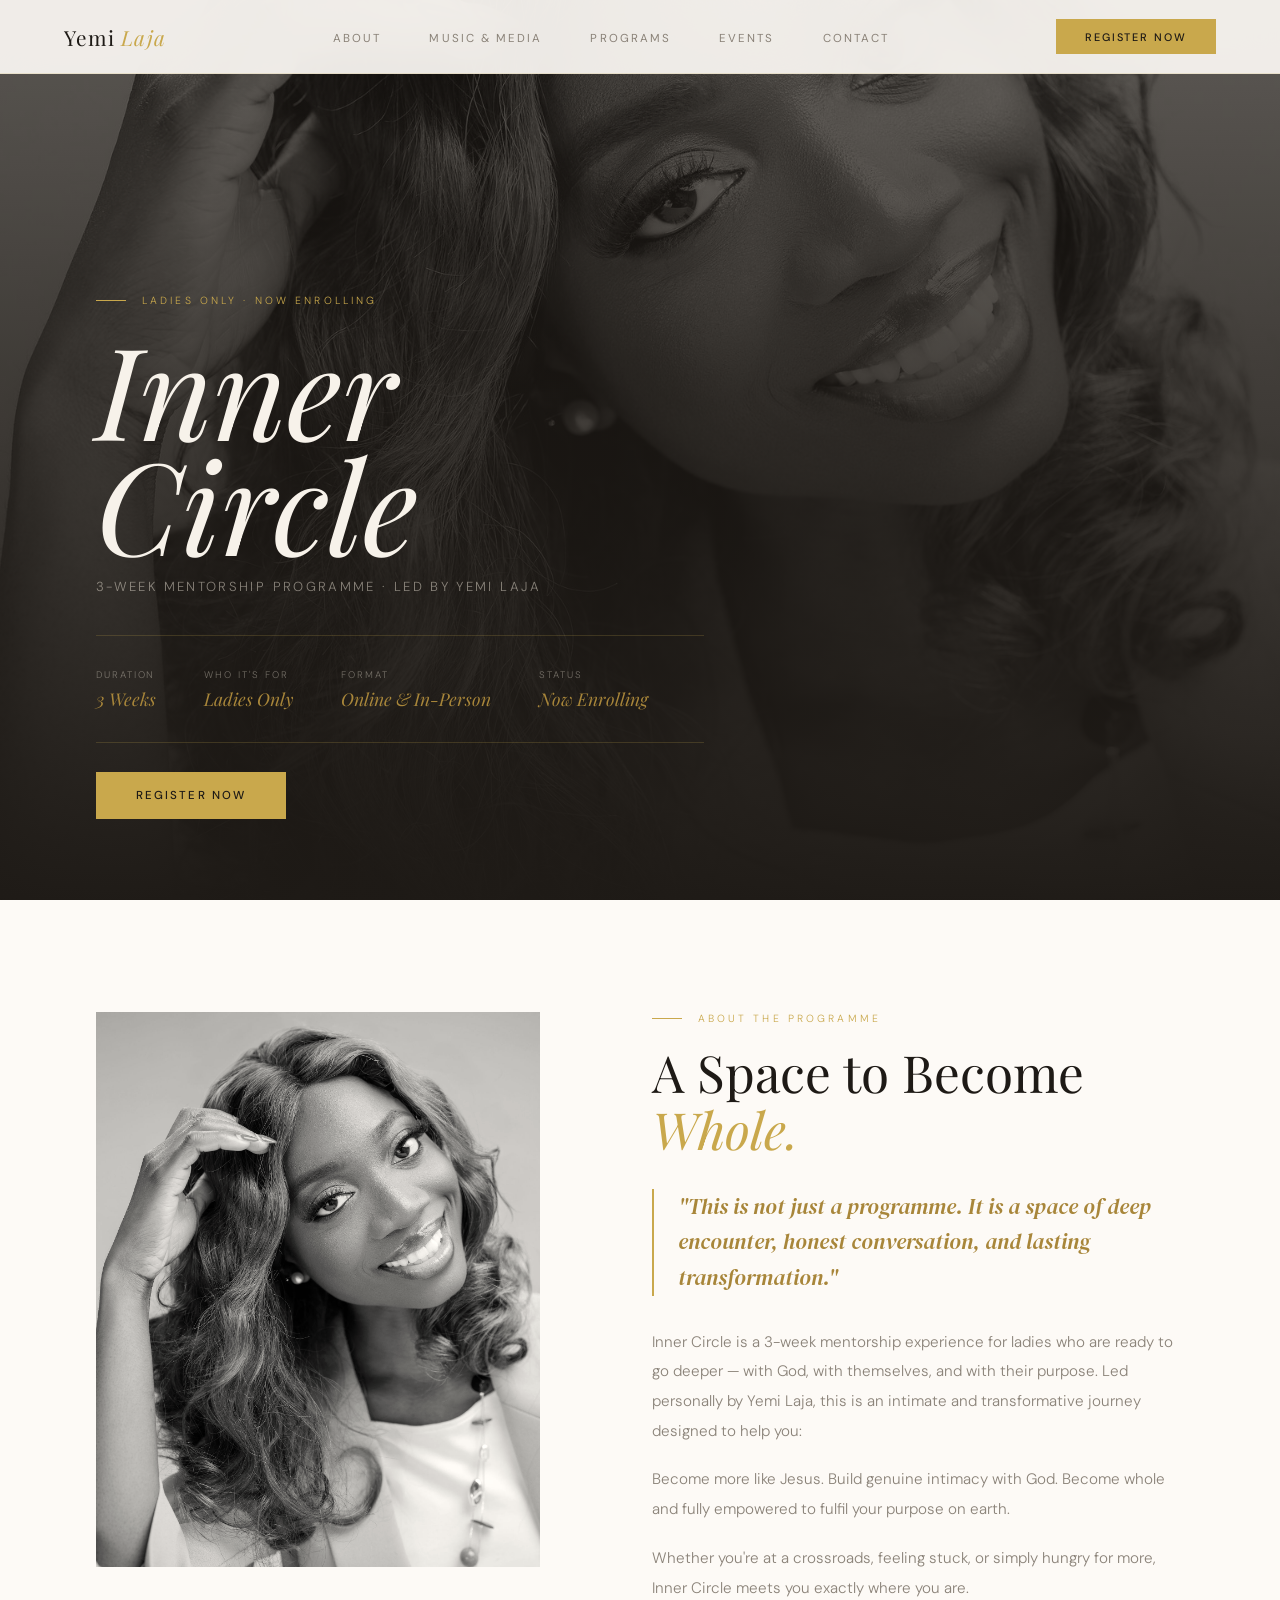
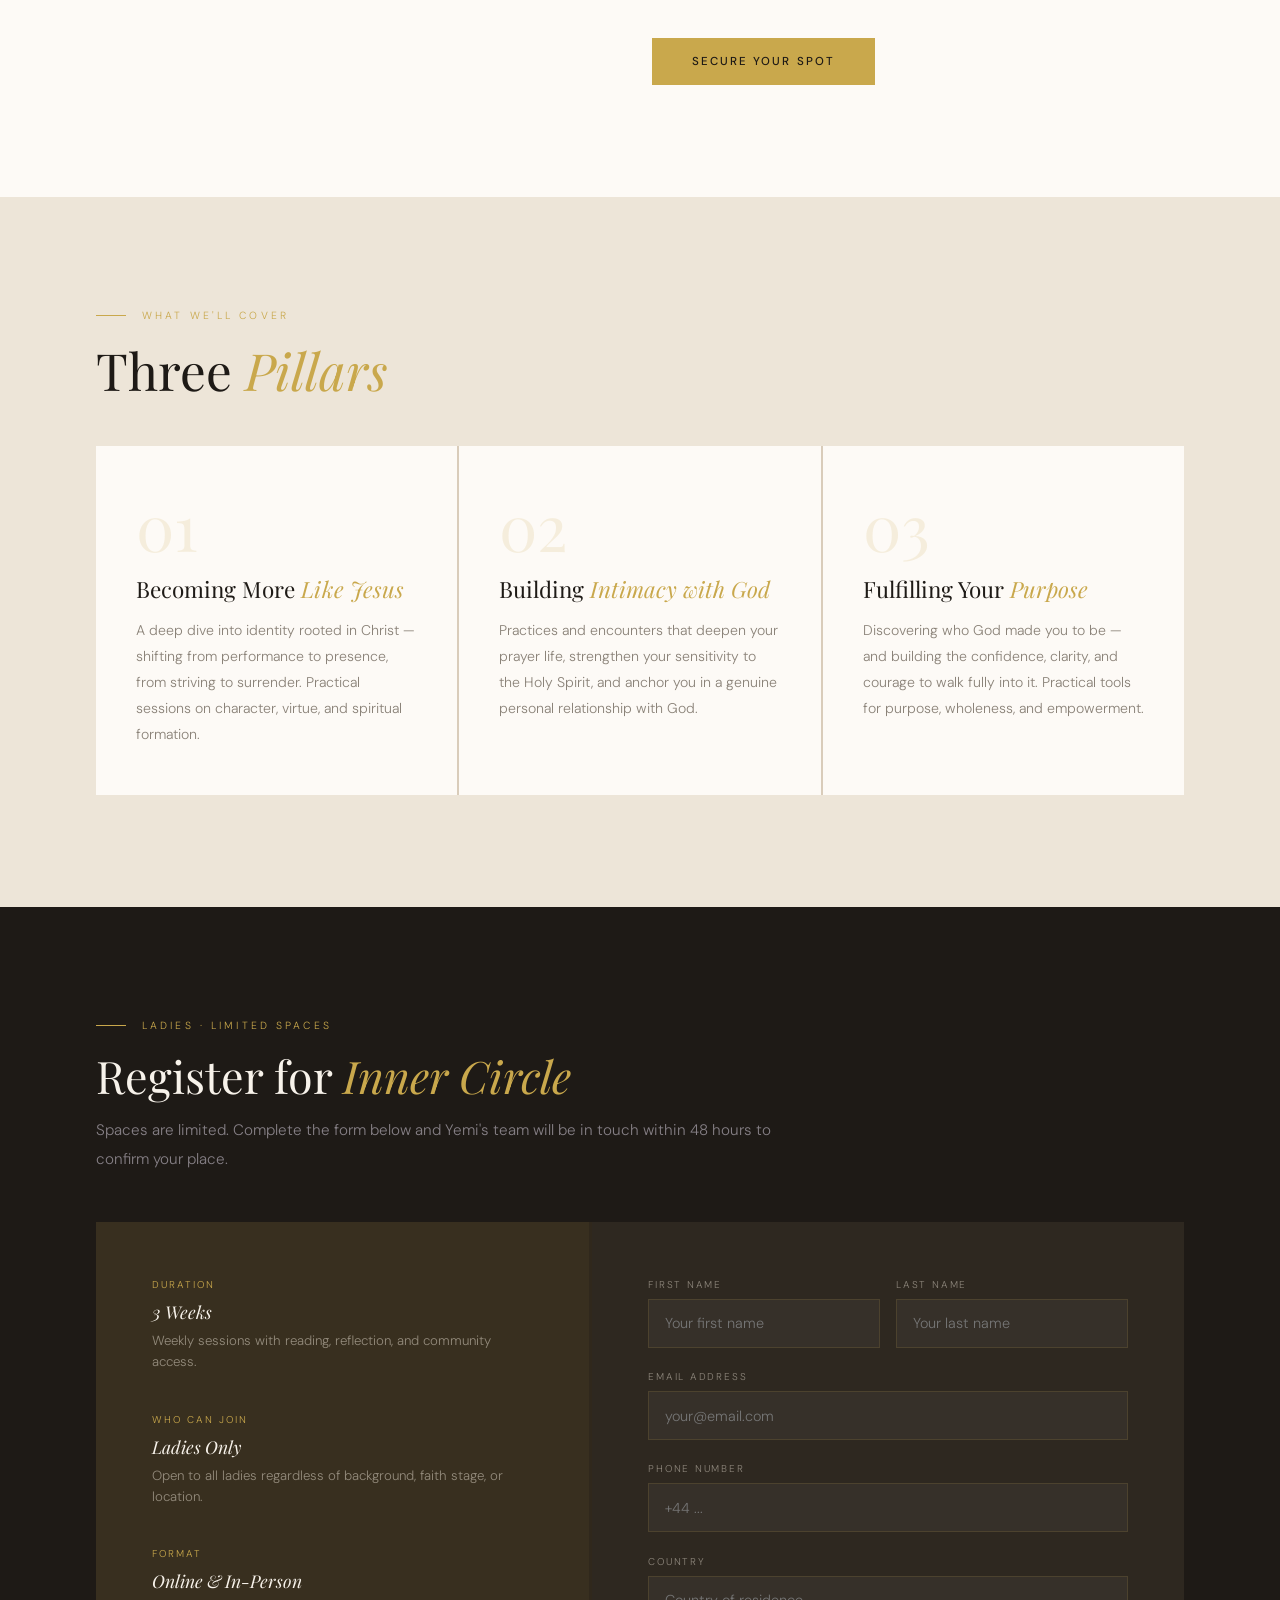
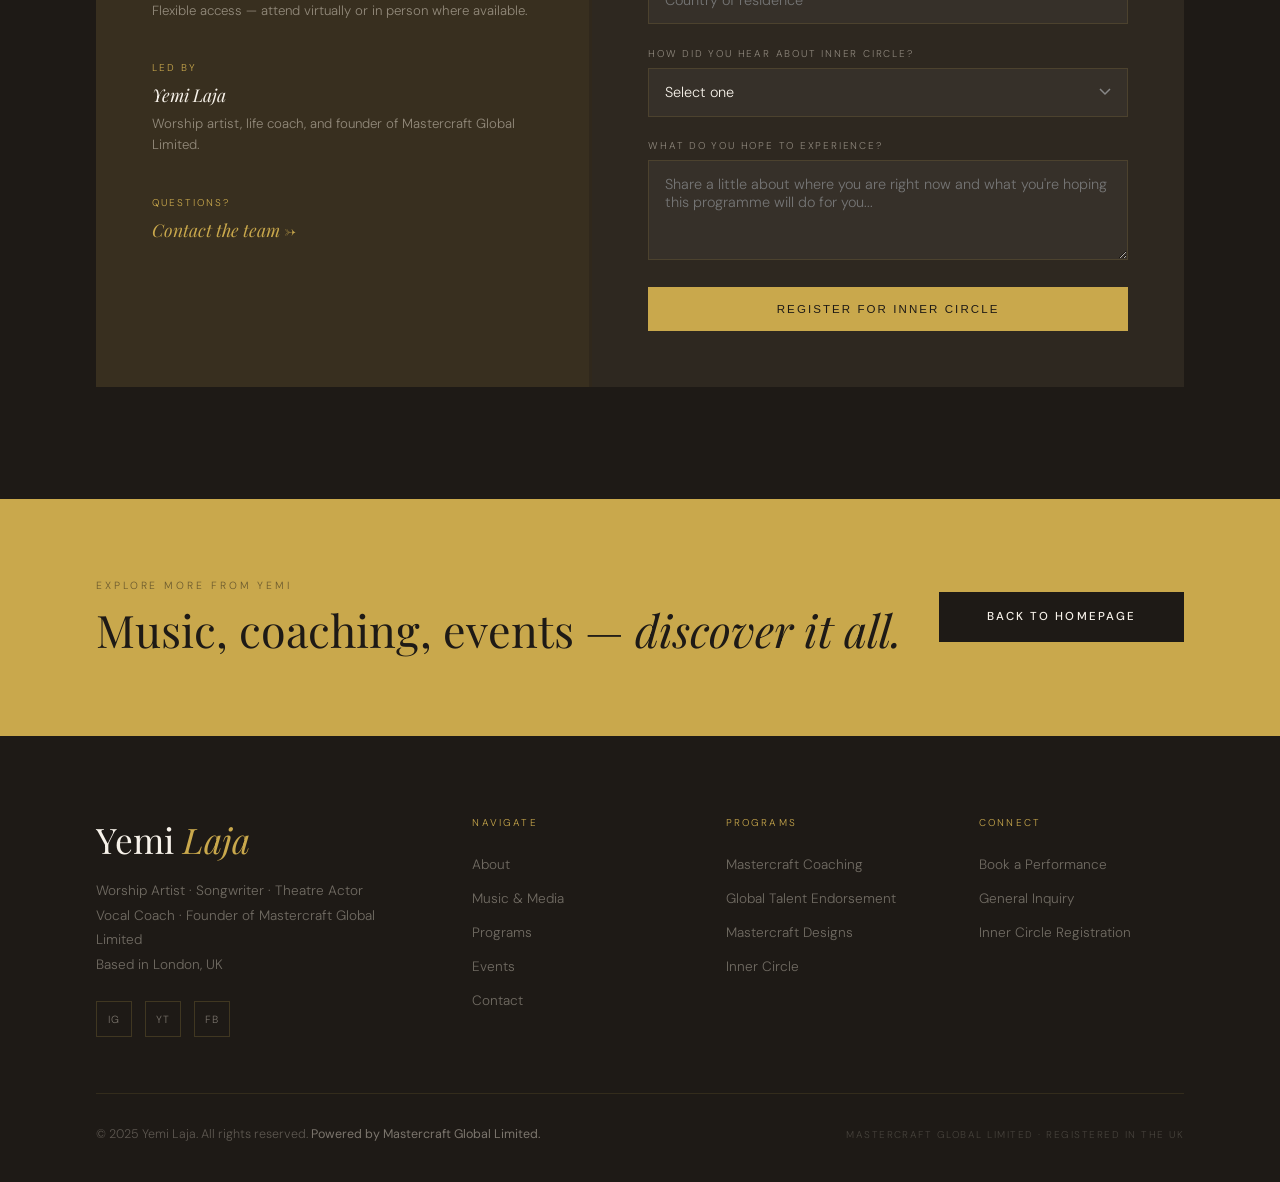
<file: inner-circle/index.html>
<!DOCTYPE html>
<html lang="en">
<head>
<meta charset="UTF-8"><meta name="viewport" content="width=device-width, initial-scale=1.0">
<title>Inner Circle — Yemi Laja</title>
<link rel="preconnect" href="https://fonts.googleapis.com">
<link rel="preconnect" href="https://fonts.gstatic.com" crossorigin>
<link href="https://fonts.googleapis.com/css2?family=Playfair+Display:ital,wght@0,300;0,400;0,500;1,300;1,400&family=DM+Sans:wght@200;300;400;500&family=DM+Serif+Display:ital@0;1&display=swap" rel="stylesheet">
<link rel="stylesheet" href="/style.css">
<style>
#ic-hero {
  position:relative; min-height:100vh;
  display:flex; align-items:flex-end; overflow:hidden;
  background:var(--char);
}
.ic-hero-bg { position:absolute; inset:0; }
.ic-hero-bg img { width:100%; height:100%; object-fit:cover; opacity:0.4; filter:sepia(10%); }
.ic-hero-overlay {
  position:absolute; inset:0;
  background:linear-gradient(to top, rgba(30,26,22,0.98) 0%, rgba(30,26,22,0.5) 60%, rgba(30,26,22,0.1) 100%);
}
.ic-hero-content { position:relative; z-index:2; padding:0 6rem 6rem; max-width:800px; }
.ic-label { font-size:0.65rem; letter-spacing:0.3em; text-transform:uppercase; color:var(--gold); margin-bottom:1.5rem; display:flex; align-items:center; gap:1rem; }
.ic-label::before { content:''; width:30px; height:1px; background:var(--gold); }
.ic-hero-title { font-family:'Playfair Display',serif; font-size:clamp(4rem,10vw,9rem); font-weight:300; font-style:italic; color:var(--cream); line-height:0.9; margin-bottom:1rem; }
.ic-hero-sub { font-size:0.82rem; letter-spacing:0.18em; text-transform:uppercase; color:rgba(237,229,216,0.5); margin-bottom:2.5rem; }
.ic-meta { display:flex; gap:3rem; flex-wrap:wrap; padding:2rem 0; border-top:1px solid rgba(201,168,76,0.2); border-bottom:1px solid rgba(201,168,76,0.2); margin-bottom:2.5rem; }
.ic-meta-item {}
.ic-meta-label { font-size:0.6rem; letter-spacing:0.2em; text-transform:uppercase; color:rgba(237,229,216,0.4); margin-bottom:0.4rem; }
.ic-meta-val { font-family:'Playfair Display',serif; font-size:1.1rem; color:var(--gold-dim); font-style:italic; }

#ic-about { padding:7rem 6rem; background:var(--white); display:grid; grid-template-columns:1fr 1.2fr; gap:7rem; align-items:start; }
.ic-about-img img { width:100%; filter:sepia(8%); }
.ic-quote { font-family:'DM Serif Display',serif; font-style:italic; font-size:1.35rem; line-height:1.65; color:var(--gold-dim); border-left:2px solid var(--gold); padding-left:1.5rem; margin:2rem 0; }
.ic-body { font-size:0.95rem; line-height:1.95; color:var(--mist); margin-bottom:1.2rem; }

#ic-pillars { padding:7rem 6rem; background:var(--parchment); }
.pillars-grid { display:grid; grid-template-columns:repeat(3,1fr); gap:2px; background:var(--sand); margin-top:3rem; }
.pillar { background:var(--white); padding:3rem 2.5rem; }
.pillar-num { font-family:'Playfair Display',serif; font-size:4rem; font-weight:300; color:rgba(201,168,76,0.15); line-height:1; margin-bottom:1rem; }
.pillar-title { font-family:'Playfair Display',serif; font-size:1.4rem; font-weight:400; color:var(--char); margin-bottom:0.8rem; }
.pillar-title em { font-style:italic; color:var(--gold); }
.pillar-body { font-size:0.88rem; line-height:1.85; color:var(--mist); }

#ic-register { padding:7rem 6rem; background:var(--char); }
.ic-reg-wrap { display:grid; grid-template-columns:1fr 1.2fr; gap:3px; background:rgba(201,168,76,0.1); margin-top:3rem; }
.ic-reg-info { background:rgba(201,168,76,0.05); padding:3.5rem; }
.ic-reg-form { background:var(--char-soft); padding:3.5rem; }
.reg-info-item { margin-bottom:2.5rem; }
.reg-info-label { font-size:0.62rem; letter-spacing:0.2em; text-transform:uppercase; color:var(--gold); margin-bottom:0.5rem; }
.reg-info-val { font-family:'Playfair Display',serif; font-size:1.1rem; color:var(--cream); font-style:italic; line-height:1.5; }
.reg-info-sub { font-size:0.83rem; color:rgba(237,229,216,0.5); margin-top:0.3rem; line-height:1.6; }
.form-group { margin-bottom:1.4rem; }
.form-label { font-size:0.62rem; letter-spacing:0.18em; text-transform:uppercase; color:rgba(237,229,216,0.5); display:block; margin-bottom:0.5rem; }
.form-input,.form-select,.form-textarea { width:100%; background:rgba(255,255,255,0.04); border:1px solid rgba(201,168,76,0.15); color:var(--cream); font-family:'DM Sans',sans-serif; font-size:0.9rem; font-weight:300; padding:0.9rem 1rem; outline:none; transition:border-color 0.3s; }
.form-input:focus,.form-select:focus,.form-textarea:focus { border-color:var(--gold); }
.form-textarea { min-height:100px; resize:vertical; }
.form-select { background-image:url("data:image/svg+xml,%3Csvg xmlns='http://www.w3.org/2000/svg' width='12' height='8' viewBox='0 0 12 8'%3E%3Cpath d='M1 1l5 5 5-5' stroke='%23888' stroke-width='1.5' fill='none'/%3E%3C/svg%3E"); background-repeat:no-repeat; background-position:right 1rem center; padding-right:2.5rem; appearance:none; }
.form-row { display:grid; grid-template-columns:1fr 1fr; gap:1rem; }

@media(max-width:1024px){
  .ic-hero-content{padding:0 3rem 5rem;}
  #ic-about{grid-template-columns:1fr;padding:5rem 3rem;gap:3rem;}
  #ic-pillars{padding:5rem 3rem;}
  .pillars-grid{grid-template-columns:1fr;}
  #ic-register{padding:5rem 3rem;}
  .ic-reg-wrap{grid-template-columns:1fr;}
  .ic-reg-info,.ic-reg-form{padding:2.5rem;}
}
@media(max-width:767px){
  .ic-hero-content{padding:0 1.5rem 4rem!important;}
  #ic-about,#ic-pillars,#ic-register{padding-left:1.5rem!important;padding-right:1.5rem!important;}
  .ic-meta{flex-wrap:wrap;gap:1.2rem;}
  .form-row{grid-template-columns:1fr;}
}
</style>
</head>
<body>
<div class="mob-nav" id="mobNav">
  <button class="mob-close" onclick="closeMobNav()">✕</button>
  <a href="/">Home</a><a href="/about/">About</a>
  <a href="/music/">Music & Media</a><a href="/programs/">Programs</a>
  <a href="/events/">Events</a><a href="/contact/">Contact</a>
</div>
<nav id="nav" class="scrolled">
  <a href="/" class="nav-logo" style="color:var(--char)">Yemi <em>Laja</em></a>
  <ul class="nav-links">
    <li><a href="/about/">About</a></li>
    <li><a href="/music/">Music & Media</a></li>
    <li><a href="/programs/">Programs</a></li>
    <li><a href="/events/">Events</a></li>
    <li><a href="/contact/">Contact</a></li>
  </ul>
  <a href="#ic-register" class="nav-book">Register Now</a>
  <div class="nav-ham" onclick="openMobNav()"><span></span><span></span><span></span></div>
</nav>

<section id="ic-hero">
  <div class="ic-hero-bg">
    <img src="../../photos/yemi-12.png" alt="Inner Circle"
         >
  </div>
  <div class="ic-hero-overlay"></div>
  <div class="ic-hero-content">
    <p class="ic-label">Ladies Only · Now Enrolling</p>
    <h1 class="ic-hero-title">Inner Circle</h1>
    <p class="ic-hero-sub">3-Week Mentorship Programme · Led by Yemi Laja</p>
    <div class="ic-meta">
      <div class="ic-meta-item"><div class="ic-meta-label">Duration</div><div class="ic-meta-val">3 Weeks</div></div>
      <div class="ic-meta-item"><div class="ic-meta-label">Who It's For</div><div class="ic-meta-val">Ladies Only</div></div>
      <div class="ic-meta-item"><div class="ic-meta-label">Format</div><div class="ic-meta-val">Online & In-Person</div></div>
      <div class="ic-meta-item"><div class="ic-meta-label">Status</div><div class="ic-meta-val">Now Enrolling</div></div>
    </div>
    <a href="#ic-register" class="cta-primary">Register Now</a>
  </div>
</section>

<section id="ic-about">
  <div class="ic-about-img reveal">
    <img src="../../photos/yemi-12.png" alt="Yemi Laja"
         >
  </div>
  <div class="reveal reveal-delay-1">
    <p class="section-label">About the Programme</p>
    <h2 class="section-heading" style="color:var(--char);margin-bottom:1.5rem;">A Space to Become <em>Whole.</em></h2>
    <blockquote class="ic-quote">"This is not just a programme. It is a space of deep encounter, honest conversation, and lasting transformation."</blockquote>
    <p class="ic-body">Inner Circle is a 3-week mentorship experience for ladies who are ready to go deeper — with God, with themselves, and with their purpose. Led personally by Yemi Laja, this is an intimate and transformative journey designed to help you:</p>
    <p class="ic-body">Become more like Jesus. Build genuine intimacy with God. Become whole and fully empowered to fulfil your purpose on earth.</p>
    <p class="ic-body">Whether you're at a crossroads, feeling stuck, or simply hungry for more, Inner Circle meets you exactly where you are.</p>
    <a href="#ic-register" class="cta-primary" style="margin-top:1rem;display:inline-block;">Secure Your Spot</a>
  </div>
</section>

<section id="ic-pillars">
  <div class="reveal">
    <p class="section-label">What We'll Cover</p>
    <h2 class="section-heading" style="color:var(--char);">Three <em>Pillars</em></h2>
  </div>
  <div class="pillars-grid">
    <div class="pillar reveal reveal-delay-1">
      <div class="pillar-num">01</div>
      <div class="pillar-title">Becoming More <em>Like Jesus</em></div>
      <p class="pillar-body">A deep dive into identity rooted in Christ — shifting from performance to presence, from striving to surrender. Practical sessions on character, virtue, and spiritual formation.</p>
    </div>
    <div class="pillar reveal reveal-delay-2">
      <div class="pillar-num">02</div>
      <div class="pillar-title">Building <em>Intimacy with God</em></div>
      <p class="pillar-body">Practices and encounters that deepen your prayer life, strengthen your sensitivity to the Holy Spirit, and anchor you in a genuine personal relationship with God.</p>
    </div>
    <div class="pillar reveal reveal-delay-3">
      <div class="pillar-num">03</div>
      <div class="pillar-title">Fulfilling Your <em>Purpose</em></div>
      <p class="pillar-body">Discovering who God made you to be — and building the confidence, clarity, and courage to walk fully into it. Practical tools for purpose, wholeness, and empowerment.</p>
    </div>
  </div>
</section>

<section id="ic-register">
  <div class="reveal" style="max-width:700px;margin-bottom:3rem;">
    <p class="mc-label">Ladies · Limited Spaces</p>
    <h2 style="font-family:'Playfair Display',serif;font-size:clamp(2rem,3.5vw,3rem);font-weight:300;color:var(--cream);line-height:1.1;">Register for <em style="font-style:italic;color:var(--gold)">Inner Circle</em></h2>
    <p style="font-size:0.95rem;line-height:1.9;color:rgba(237,229,246,0.5);margin-top:1rem;">Spaces are limited. Complete the form below and Yemi's team will be in touch within 48 hours to confirm your place.</p>
  </div>
  <div class="ic-reg-wrap reveal reveal-delay-1">
    <div class="ic-reg-info">
      <div class="reg-info-item">
        <div class="reg-info-label">Duration</div>
        <div class="reg-info-val">3 Weeks</div>
        <div class="reg-info-sub">Weekly sessions with reading, reflection, and community access.</div>
      </div>
      <div class="reg-info-item">
        <div class="reg-info-label">Who Can Join</div>
        <div class="reg-info-val">Ladies Only</div>
        <div class="reg-info-sub">Open to all ladies regardless of background, faith stage, or location.</div>
      </div>
      <div class="reg-info-item">
        <div class="reg-info-label">Format</div>
        <div class="reg-info-val">Online & In-Person</div>
        <div class="reg-info-sub">Flexible access — attend virtually or in person where available.</div>
      </div>
      <div class="reg-info-item">
        <div class="reg-info-label">Led By</div>
        <div class="reg-info-val">Yemi Laja</div>
        <div class="reg-info-sub">Worship artist, life coach, and founder of Mastercraft Global Limited.</div>
      </div>
      <div class="reg-info-item">
        <div class="reg-info-label">Questions?</div>
        <div class="reg-info-val"><a href="/contact/" style="color:var(--gold);text-decoration:none;">Contact the team →</a></div>
      </div>
    </div>
    <div class="ic-reg-form">
      <div class="form-row">
        <div class="form-group"><label class="form-label">First Name</label><input type="text" class="form-input" placeholder="Your first name"></div>
        <div class="form-group"><label class="form-label">Last Name</label><input type="text" class="form-input" placeholder="Your last name"></div>
      </div>
      <div class="form-group"><label class="form-label">Email Address</label><input type="email" class="form-input" placeholder="your@email.com"></div>
      <div class="form-group"><label class="form-label">Phone Number</label><input type="tel" class="form-input" placeholder="+44 ..."></div>
      <div class="form-group"><label class="form-label">Country</label><input type="text" class="form-input" placeholder="Country of residence"></div>
      <div class="form-group">
        <label class="form-label">How did you hear about Inner Circle?</label>
        <select class="form-select">
          <option value="">Select one</option>
          <option>Instagram</option>
          <option>YouTube</option>
          <option>Facebook</option>
          <option>From a friend</option>
          <option>Yemi's website</option>
          <option>Other</option>
        </select>
      </div>
      <div class="form-group">
        <label class="form-label">What do you hope to experience?</label>
        <textarea class="form-textarea" placeholder="Share a little about where you are right now and what you're hoping this programme will do for you..."></textarea>
      </div>
      <button onclick="this.textContent='Registration Submitted ✓';this.disabled=true;this.style.background='var(--gold-dim)';" class="cta-primary" style="border:none;cursor:pointer;width:100%;text-align:center;justify-content:center;">Register for Inner Circle</button>
    </div>
  </div>
</section>

<div id="cta-band" class="reveal">
  <div class="cta-band-text">
    <p class="cta-band-eyebrow">Explore more from Yemi</p>
    <h2 class="cta-band-heading">Music, coaching, events — <em>discover it all.</em></h2>
  </div>
  <a href="/" class="cta-dark">Back to Homepage</a>
</div>

<footer>
  <div class="footer-top">
    <div>
      <div class="footer-brand-name">Yemi <em>Laja</em></div>
      <p class="footer-tagline">Worship Artist · Songwriter · Theatre Actor<br>Vocal Coach · Founder of Mastercraft Global Limited<br>Based in London, UK</p>
      <div class="footer-socials">
        <a href="https://www.instagram.com/yemi_laja/" class="footer-social">IG</a>
        <a href="https://www.youtube.com/channel/UC3ddBQKgWxhFjno4_jDT34g" class="footer-social">YT</a>
        <a href="https://www.facebook.com/omolaja.olayemi.5/" class="footer-social">FB</a>
        </div>
    </div>
    <div><p class="footer-col-title">Navigate</p><ul class="footer-links"><li><a href="/about/">About</a></li><li><a href="/music/">Music & Media</a></li><li><a href="/programs/">Programs</a></li><li><a href="/events/">Events</a></li><li><a href="/contact/">Contact</a></li></ul></div>
    <div><p class="footer-col-title">Programs</p><ul class="footer-links"><li><a href="/programs/#coaching">Mastercraft Coaching</a></li><li><a href="/programs/#endorsement">Global Talent Endorsement</a></li><li><a href="/programs/#design">Mastercraft Designs</a></li><li><a href="/inner-circle/">Inner Circle</a></li></ul></div>
    <div><p class="footer-col-title">Connect</p><ul class="footer-links"><li><a href="/contact/#booking">Book a Performance</a></li><li><a href="/contact/#inquiry">General Inquiry</a></li><li><a href="/inner-circle/">Inner Circle Registration</a></li></ul></div>
  </div>
  <div class="footer-bottom">
    <p class="footer-legal">© 2025 Yemi Laja. All rights reserved. <strong>Powered by Mastercraft Global Limited.</strong></p>
    <p class="footer-mc">Mastercraft Global Limited · Registered in the UK</p>
  </div>
</footer>
<script>
function openMobNav(){document.getElementById("mobNav").classList.add("open");}
function closeMobNav(){document.getElementById("mobNav").classList.remove("open");}
const obs=new IntersectionObserver(e=>e.forEach(x=>{if(x.isIntersecting)x.target.classList.add("visible");}),{threshold:0.12});
document.querySelectorAll(".reveal").forEach(el=>obs.observe(el));
</script>
</body></html>
</file>
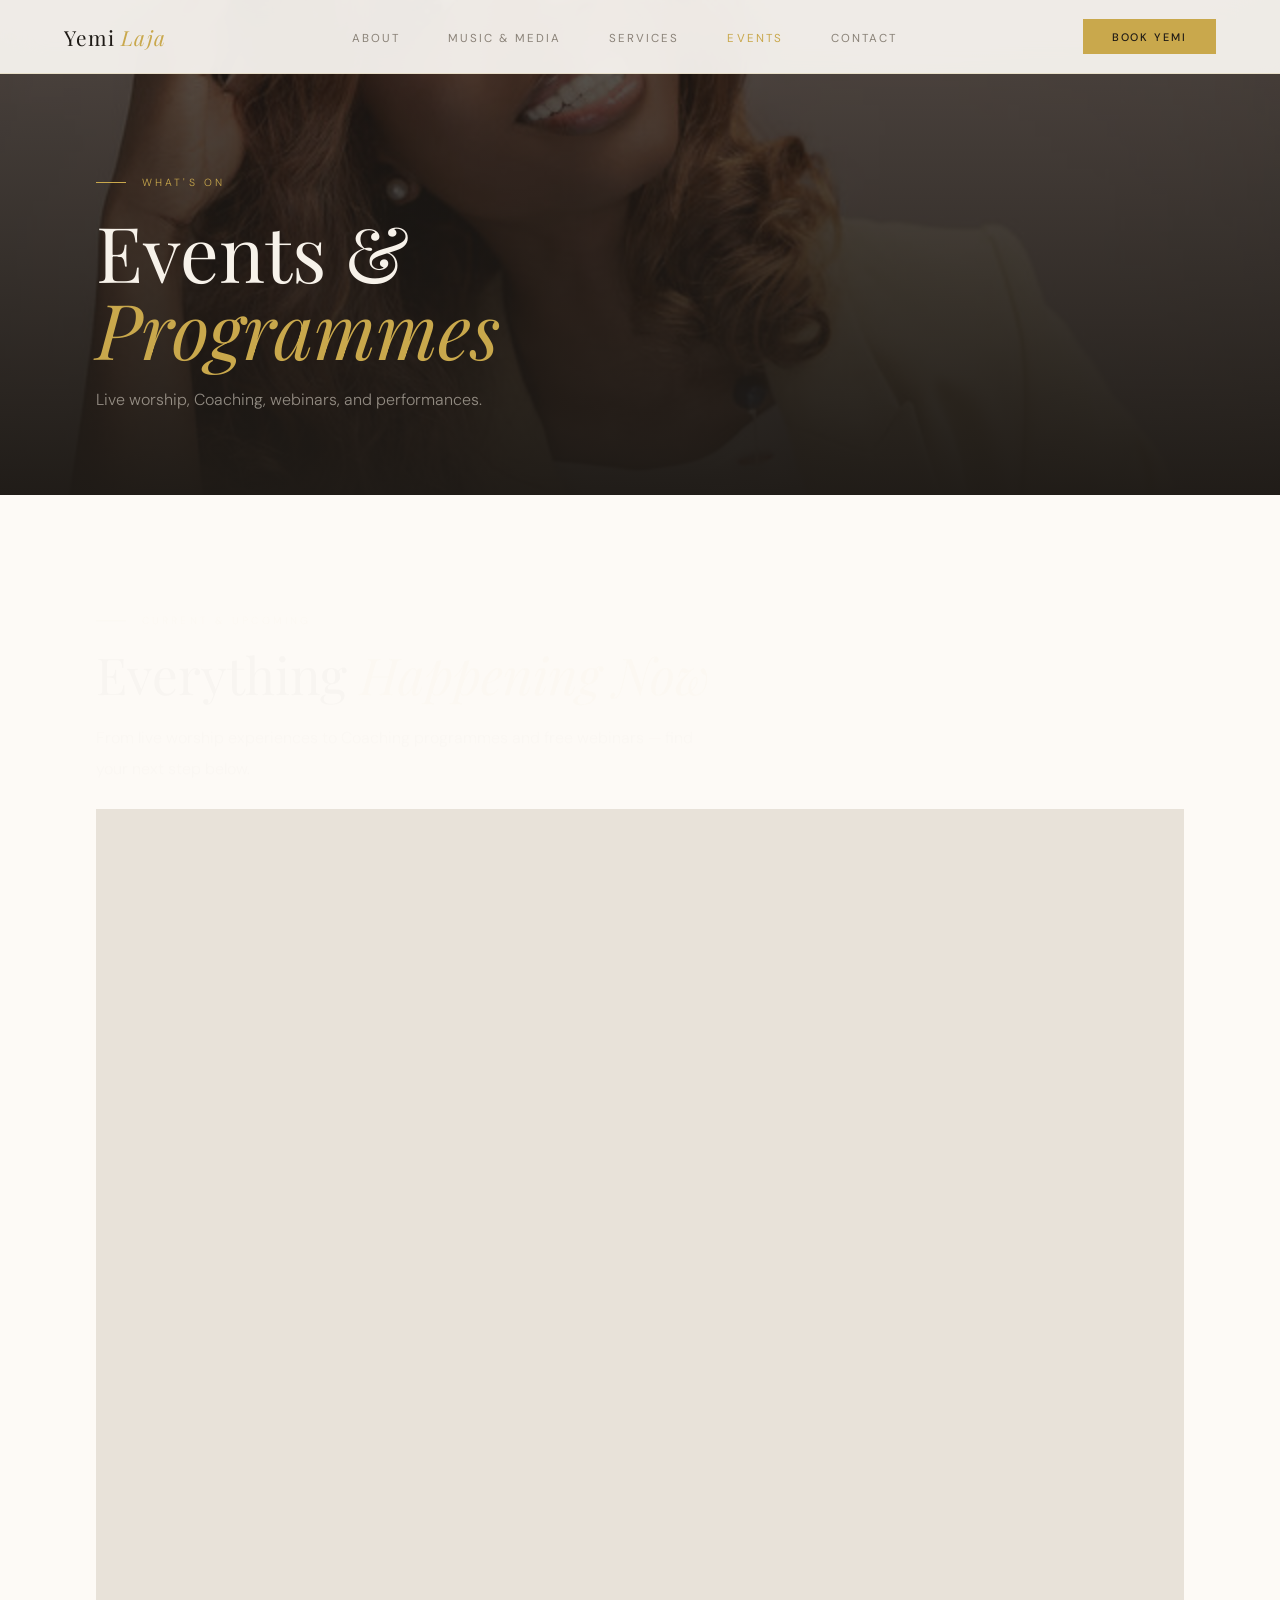
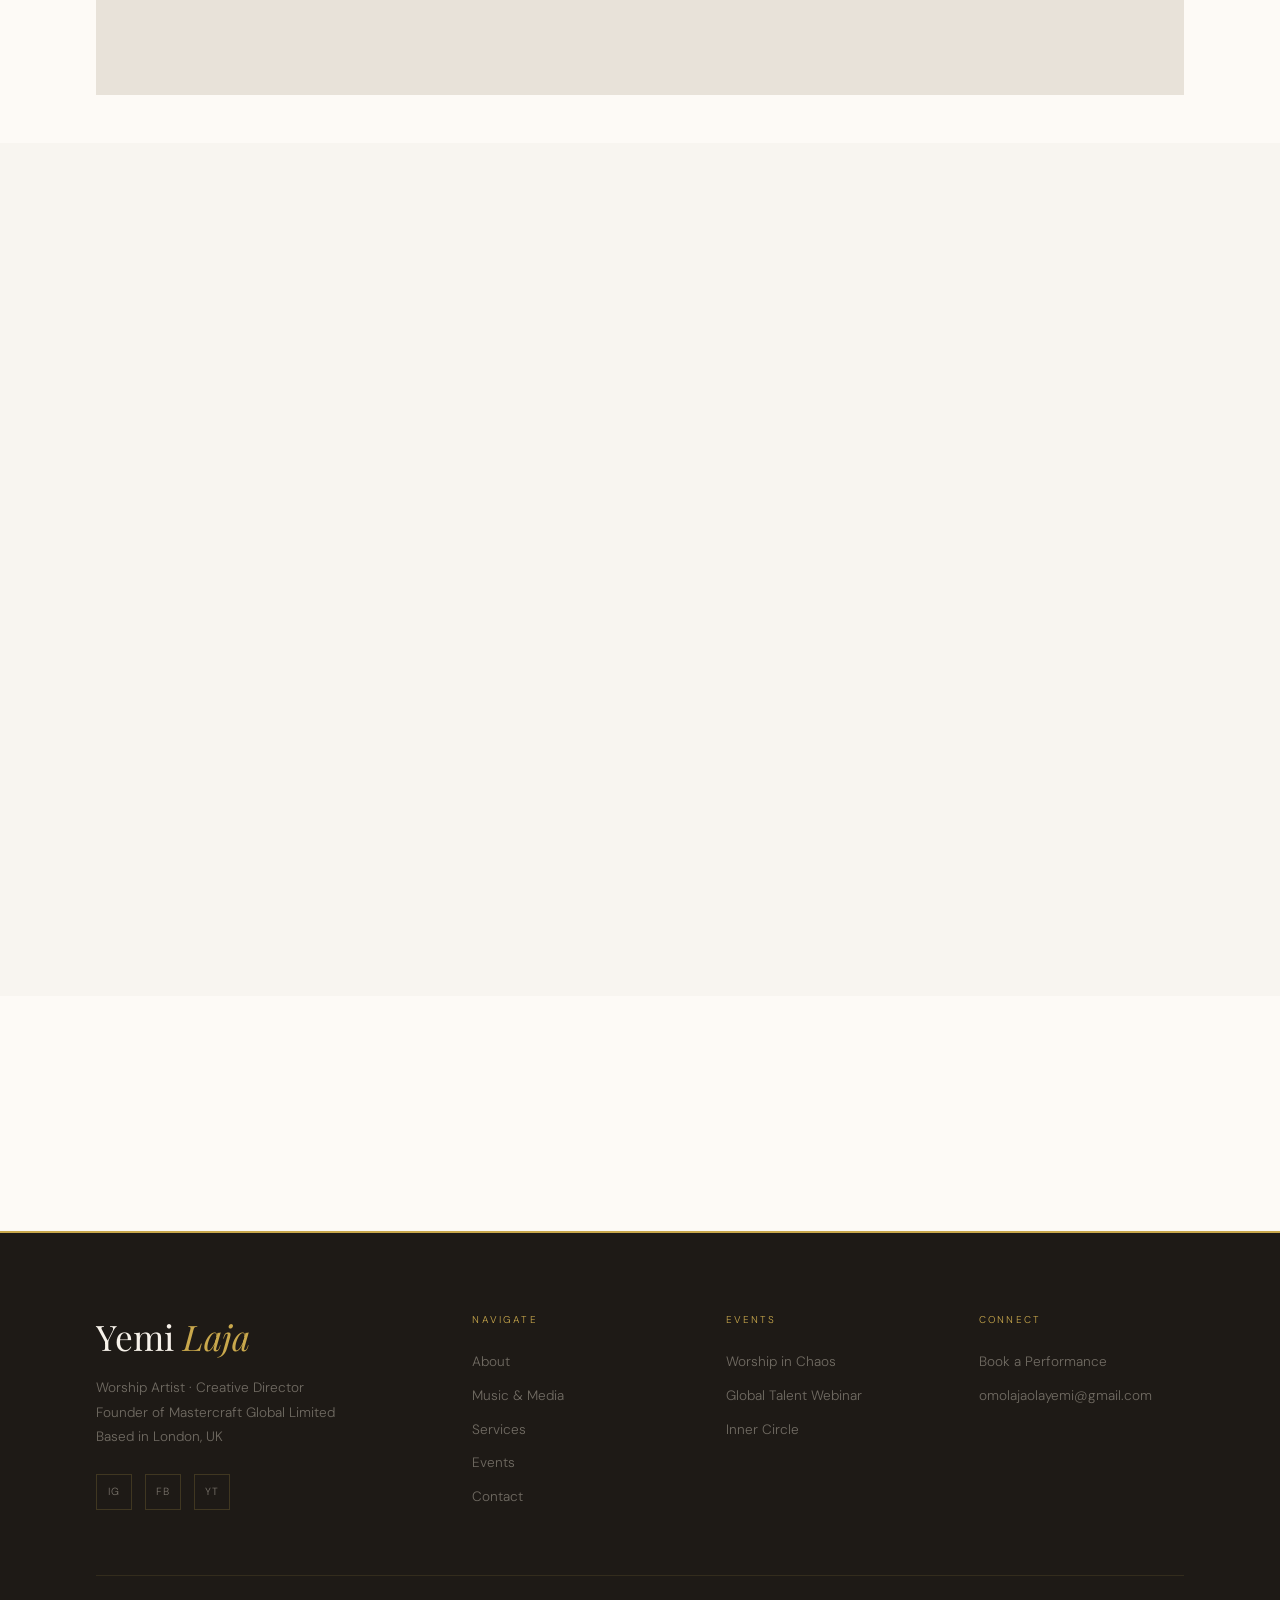
<file: programs/index.html>
<!DOCTYPE html>
<html>
<head>
  <meta http-equiv="refresh" content="0; url=/events/">
  <link rel="canonical" href="/events/">
</head>
<body>
  <p>Redirecting... <a href="/events/">Click here if not redirected.</a></p>
</body>
</html>
</file>
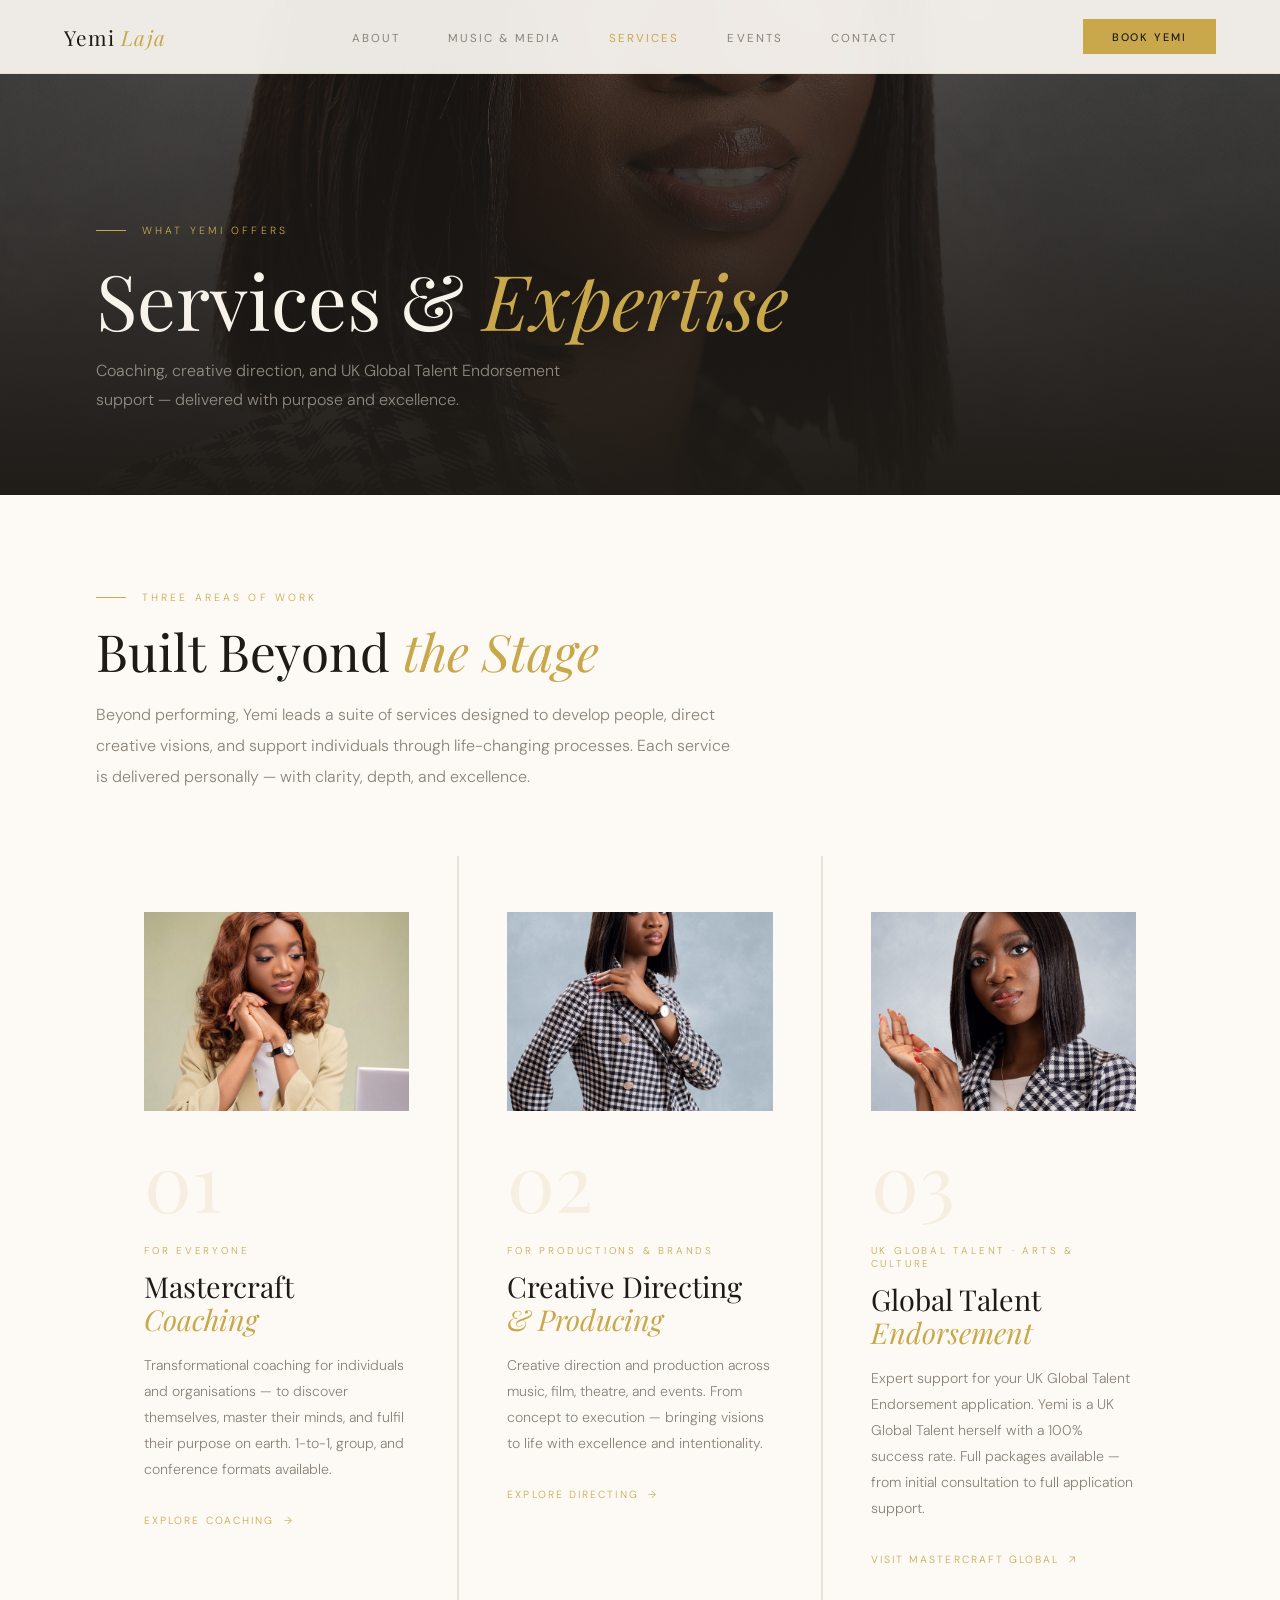
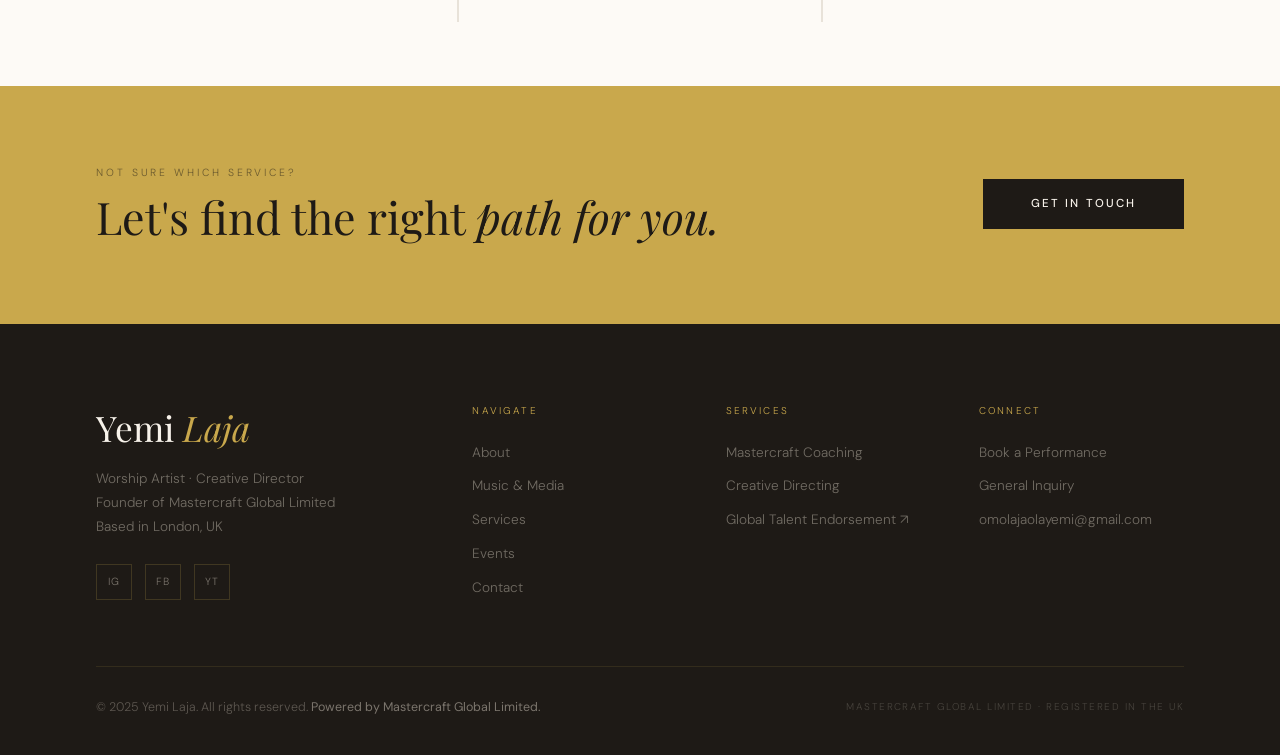
<file: services/index.html>
<!DOCTYPE html>
<html lang="en">
<head>
<meta charset="UTF-8"><meta name="viewport" content="width=device-width, initial-scale=1.0">
<title>Services — Yemi Laja</title>
<link rel="preconnect" href="https://fonts.googleapis.com">
<link rel="preconnect" href="https://fonts.gstatic.com" crossorigin>
<link href="https://fonts.googleapis.com/css2?family=Playfair+Display:ital,wght@0,300;0,400;0,500;1,300;1,400&family=DM+Sans:wght@200;300;400;500&family=DM+Serif+Display:ital@0;1&display=swap" rel="stylesheet">
<link rel="stylesheet" href="../style.css">
<style>
#services-intro { padding:6rem 6rem 4rem; background:var(--white); }
.services-grid { display:grid; grid-template-columns:repeat(3,1fr); gap:2px; background:var(--stone); margin-top:4rem; }
.svc-card {
  background:var(--white); padding:3.5rem 3rem;
  text-decoration:none; color:inherit;
  position:relative; overflow:hidden;
  transition:background 0.3s;
  display:block;
}
.svc-card::after {
  content:''; position:absolute; bottom:0; left:0;
  width:100%; height:3px; background:var(--gold);
  transform:scaleX(0); transform-origin:left; transition:transform 0.4s;
}
.svc-card:hover::after { transform:scaleX(1); }
.svc-card:hover { background:var(--ivory); }
.svc-num {
  font-family:'Playfair Display',serif;
  font-size:5rem; font-weight:300;
  color:rgba(201,168,76,0.12); line-height:1; margin-bottom:1.5rem;
}
.svc-label { font-size:0.62rem; letter-spacing:0.28em; text-transform:uppercase; color:var(--gold); margin-bottom:0.8rem; }
.svc-title {
  font-family:'Playfair Display',serif;
  font-size:1.8rem; font-weight:300; color:var(--char);
  line-height:1.15; margin-bottom:1rem;
}
.svc-title em { font-style:italic; color:var(--gold); }
.svc-body { font-size:0.88rem; line-height:1.85; color:var(--mist); margin-bottom:2rem; }
.svc-link {
  font-size:0.65rem; letter-spacing:0.2em; text-transform:uppercase;
  color:var(--gold); display:flex; align-items:center; gap:0.6rem;
  transition:gap 0.3s;
}
.svc-card:hover .svc-link { gap:1.2rem; }
.svc-link::after { content:'→'; }
.svc-card.external .svc-link::after { content:'↗'; }
.svc-img { width:100%; aspect-ratio:4/3; object-fit:cover; filter:sepia(8%); margin-bottom:1.5rem; }

@media(max-width:1024px){ #services-intro{padding:5rem 3rem 3rem;} .services-grid{grid-template-columns:1fr;} }
@media(max-width:767px){ #services-intro{padding:4rem 1.5rem 2rem;} }
</style>
</head>
<body>
<div class="mob-nav" id="mobNav">
  <button class="mob-close" onclick="closeMobNav()">✕</button>
  <a href="/">Home</a><a href="/about/">About</a><a href="/music/">Music & Media</a>
  <a href="/services/">Services</a><a href="/events/">Events</a><a href="/contact/">Contact</a>
</div>
<nav id="nav" class="scrolled">
  <a href="/" class="nav-logo" style="color:var(--char)">Yemi <em>Laja</em></a>
  <ul class="nav-links">
    <li><a href="/about/">About</a></li>
    <li><a href="/music/">Music & Media</a></li>
    <li><a href="/services/" style="color:var(--gold)">Services</a></li>
    <li><a href="/events/">Events</a></li>
    <li><a href="/contact/">Contact</a></li>
  </ul>
  <a href="/contact/#booking" class="nav-book">Book Yemi</a>
  <div class="nav-ham" onclick="openMobNav()"><span></span><span></span><span></span></div>
</nav>

<section class="page-hero">
  <div class="page-hero-bg"><img src="../photos/yemi-15.jpg" alt="Services"></div>
  <div class="page-hero-overlay"></div>
  <div class="page-hero-content">
    <p class="page-eyebrow">What Yemi Offers</p>
    <h1 class="page-title">Services &amp; <em>Expertise</em></h1>
    <p class="page-subtitle">Coaching, creative direction, and UK Global Talent Endorsement support — delivered with purpose and excellence.</p>
  </div>
</section>

<section id="services-intro">
  <div class="reveal">
    <p class="section-label">Three Areas of Work</p>
    <h2 class="section-heading" style="color:var(--char);">Built Beyond <em>the Stage</em></h2>
    <p style="font-size:1rem;line-height:1.95;color:var(--mist);max-width:640px;margin-top:1.2rem;">Beyond performing, Yemi leads a suite of services designed to develop people, direct creative visions, and support individuals through life-changing processes. Each service is delivered personally — with clarity, depth, and excellence.</p>
  </div>
  <div class="services-grid reveal rd1">

    <a href="/services/coaching/" class="svc-card">
      <img src="../photos/yemi-07.png" class="svc-img" alt="Mastercraft Coaching">
      <div class="svc-num">01</div>
      <div class="svc-label">For Everyone</div>
      <div class="svc-title">Mastercraft <em>Coaching</em></div>
      <p class="svc-body">Transformational coaching for individuals and organisations — to discover themselves, master their minds, and fulfil their purpose on earth. 1-to-1, group, and conference formats available.</p>
      <div class="svc-link">Explore Coaching</div>
    </a>

    <a href="/services/directing/" class="svc-card">
      <img src="../photos/yemi-14.jpg" class="svc-img" alt="Creative Directing">
      <div class="svc-num">02</div>
      <div class="svc-label">For Productions & Brands</div>
      <div class="svc-title">Creative Directing <em>&amp; Producing</em></div>
      <p class="svc-body">Creative direction and production across music, film, theatre, and events. From concept to execution — bringing visions to life with excellence and intentionality.</p>
      <div class="svc-link">Explore Directing</div>
    </a>

    <a href="https://mastercraftglobal.com" target="_blank" class="svc-card external">
      <img src="../photos/yemi-17.jpg" class="svc-img" alt="Global Talent Endorsement">
      <div class="svc-num">03</div>
      <div class="svc-label">UK Global Talent · Arts &amp; Culture</div>
      <div class="svc-title">Global Talent <em>Endorsement</em></div>
      <p class="svc-body">Expert support for your UK Global Talent Endorsement application. Yemi is a UK Global Talent herself with a 100% success rate. Full packages available — from initial consultation to full application support.</p>
      <div class="svc-link">Visit Mastercraft Global</div>
    </a>

  </div>
</section>

<div id="cta-band" class="reveal">
  <div class="cta-band-text">
    <p class="cta-band-eyebrow">Not sure which service?</p>
    <h2 class="cta-band-heading">Let's find the right <em>path for you.</em></h2>
  </div>
  <a href="/contact/" class="cta-dark">Get in Touch</a>
</div>

<footer>
  <div class="footer-top">
    <div><div class="footer-brand-name">Yemi <em>Laja</em></div><p class="footer-tagline">Worship Artist · Creative Director<br>Founder of Mastercraft Global Limited<br>Based in London, UK</p><div class="footer-socials"><a href="https://www.instagram.com/yemi_laja/" class="footer-social">IG</a><a href="https://www.facebook.com/omolaja.olayemi.5/" class="footer-social">FB</a><a href="https://www.youtube.com/channel/UC3ddBQKgWxhFjno4_jDT34g" class="footer-social">YT</a></div></div>
    <div><p class="footer-col-title">Navigate</p><ul class="footer-links"><li><a href="/about/">About</a></li><li><a href="/music/">Music & Media</a></li><li><a href="/services/">Services</a></li><li><a href="/events/">Events</a></li><li><a href="/contact/">Contact</a></li></ul></div>
    <div><p class="footer-col-title">Services</p><ul class="footer-links"><li><a href="/services/coaching/">Mastercraft Coaching</a></li><li><a href="/services/directing/">Creative Directing</a></li><li><a href="https://mastercraftglobal.com" target="_blank">Global Talent Endorsement ↗</a></li></ul></div>
    <div><p class="footer-col-title">Connect</p><ul class="footer-links"><li><a href="/contact/#booking">Book a Performance</a></li><li><a href="/contact/#inquiry">General Inquiry</a></li><li><a href="mailto:omolajaolayemi@gmail.com">omolajaolayemi@gmail.com</a></li></ul></div>
  </div>
  <div class="footer-bottom"><p class="footer-legal">© 2025 Yemi Laja. All rights reserved. <strong>Powered by Mastercraft Global Limited.</strong></p><p class="footer-mc">Mastercraft Global Limited · Registered in the UK</p></div>
</footer>
<script>
function openMobNav(){ document.getElementById("mobNav").classList.add("open"); }
function closeMobNav(){ document.getElementById("mobNav").classList.remove("open"); }
const obs=new IntersectionObserver(e=>e.forEach(x=>{if(x.isIntersecting)x.target.classList.add("visible");}),{threshold:0.12});
document.querySelectorAll(".reveal").forEach(el=>obs.observe(el));
</script>
</body></html>
</file>
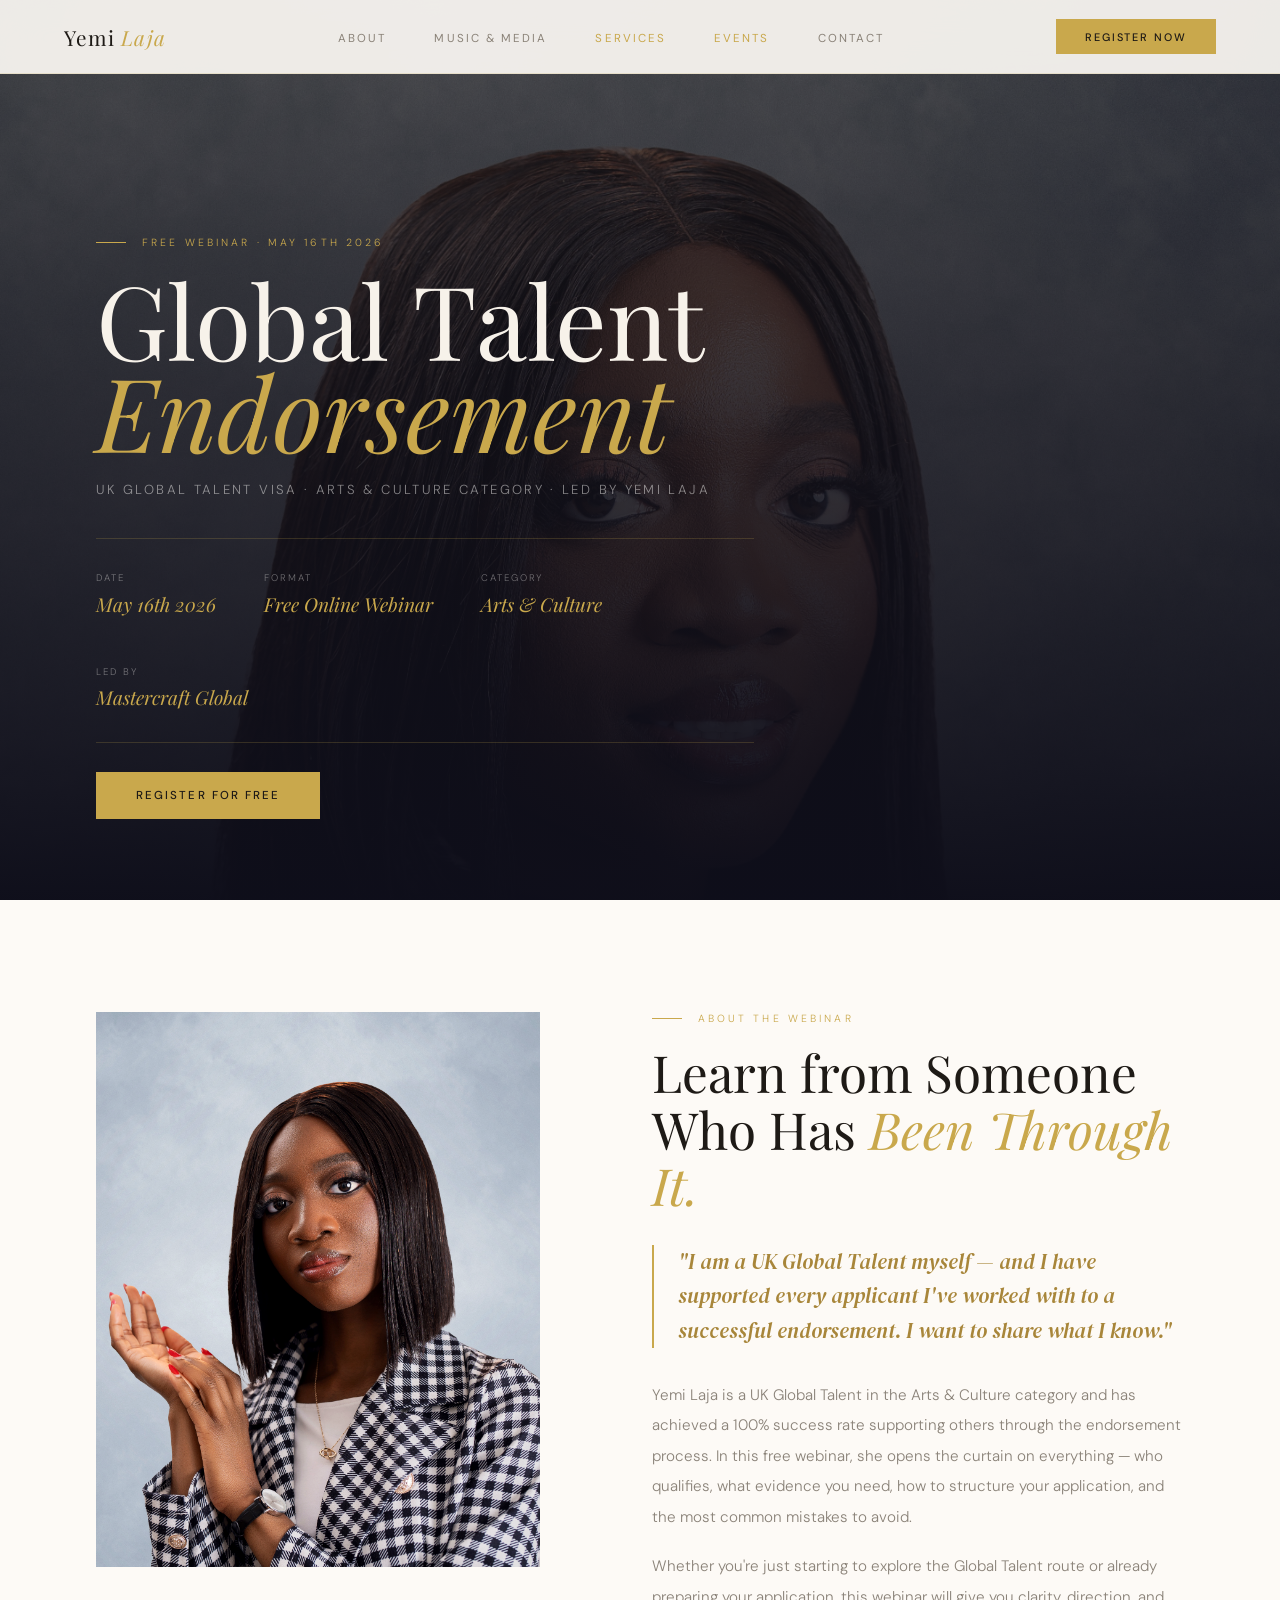
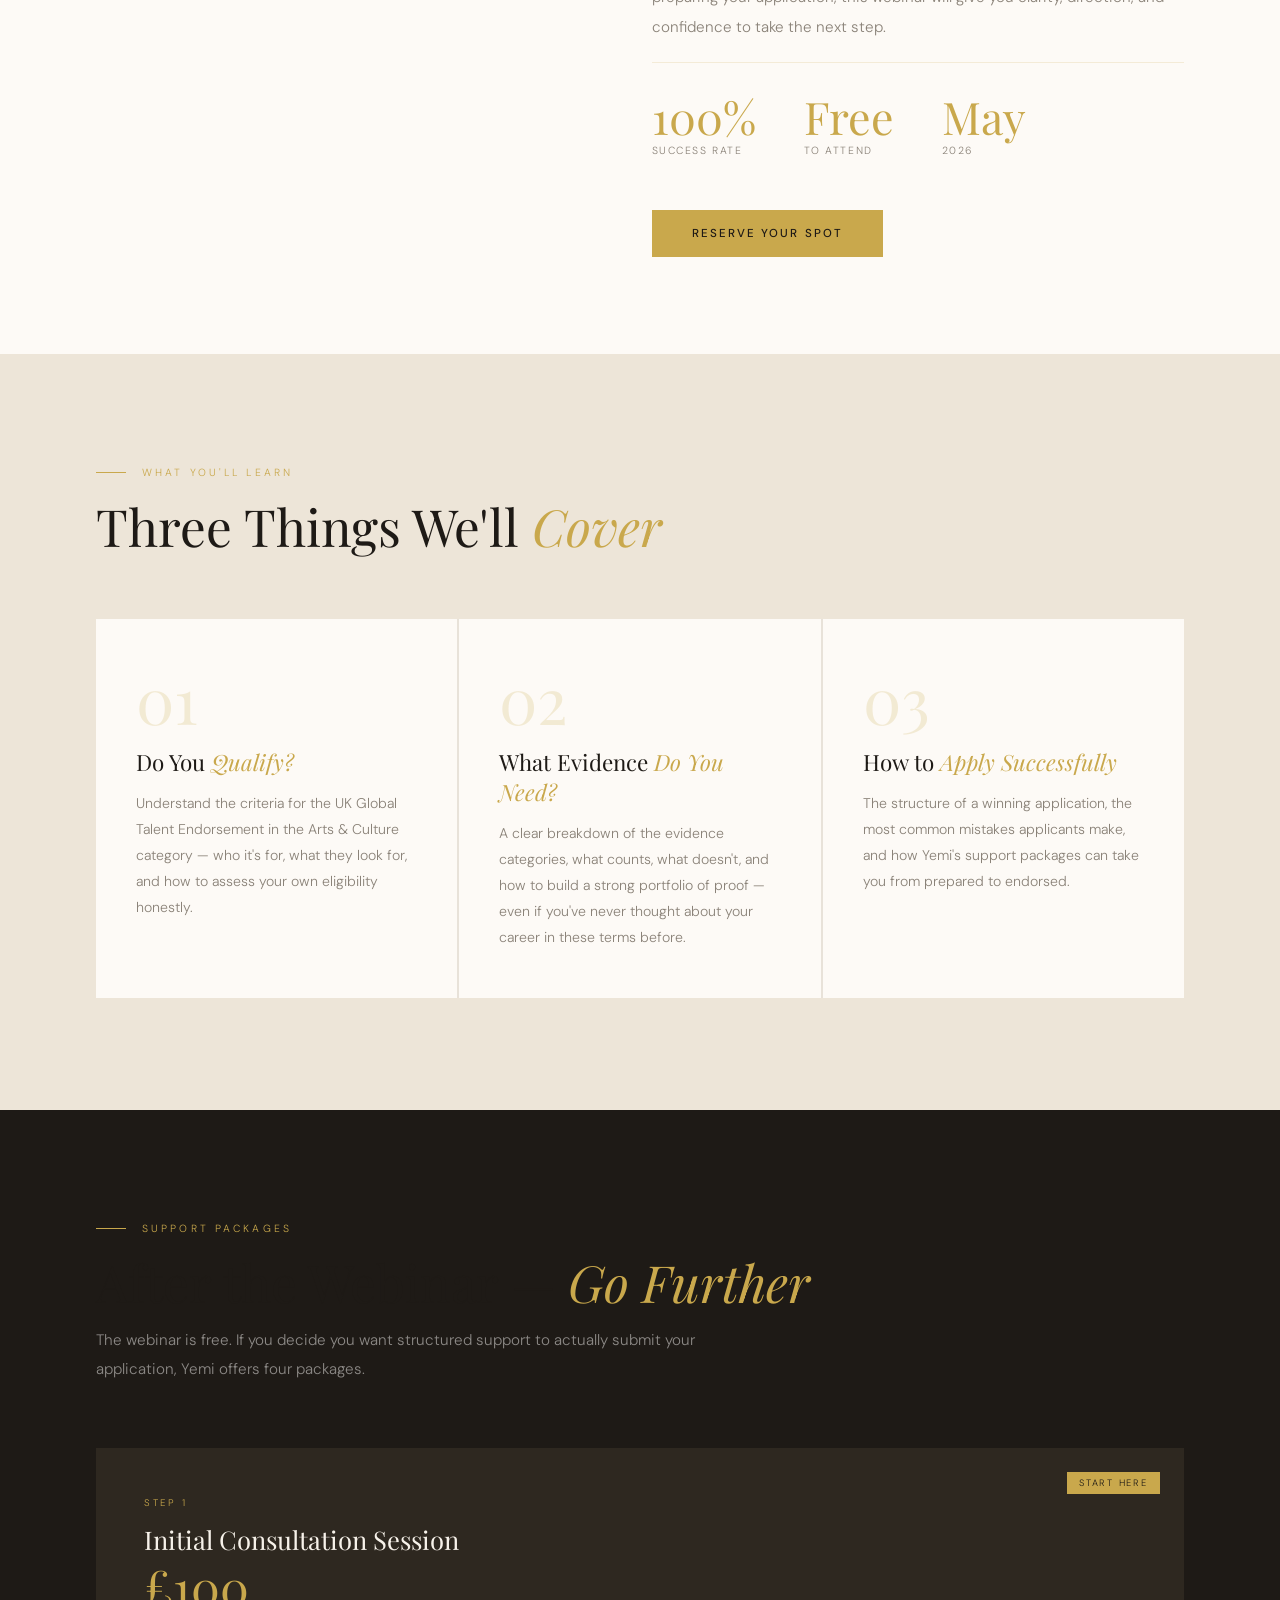
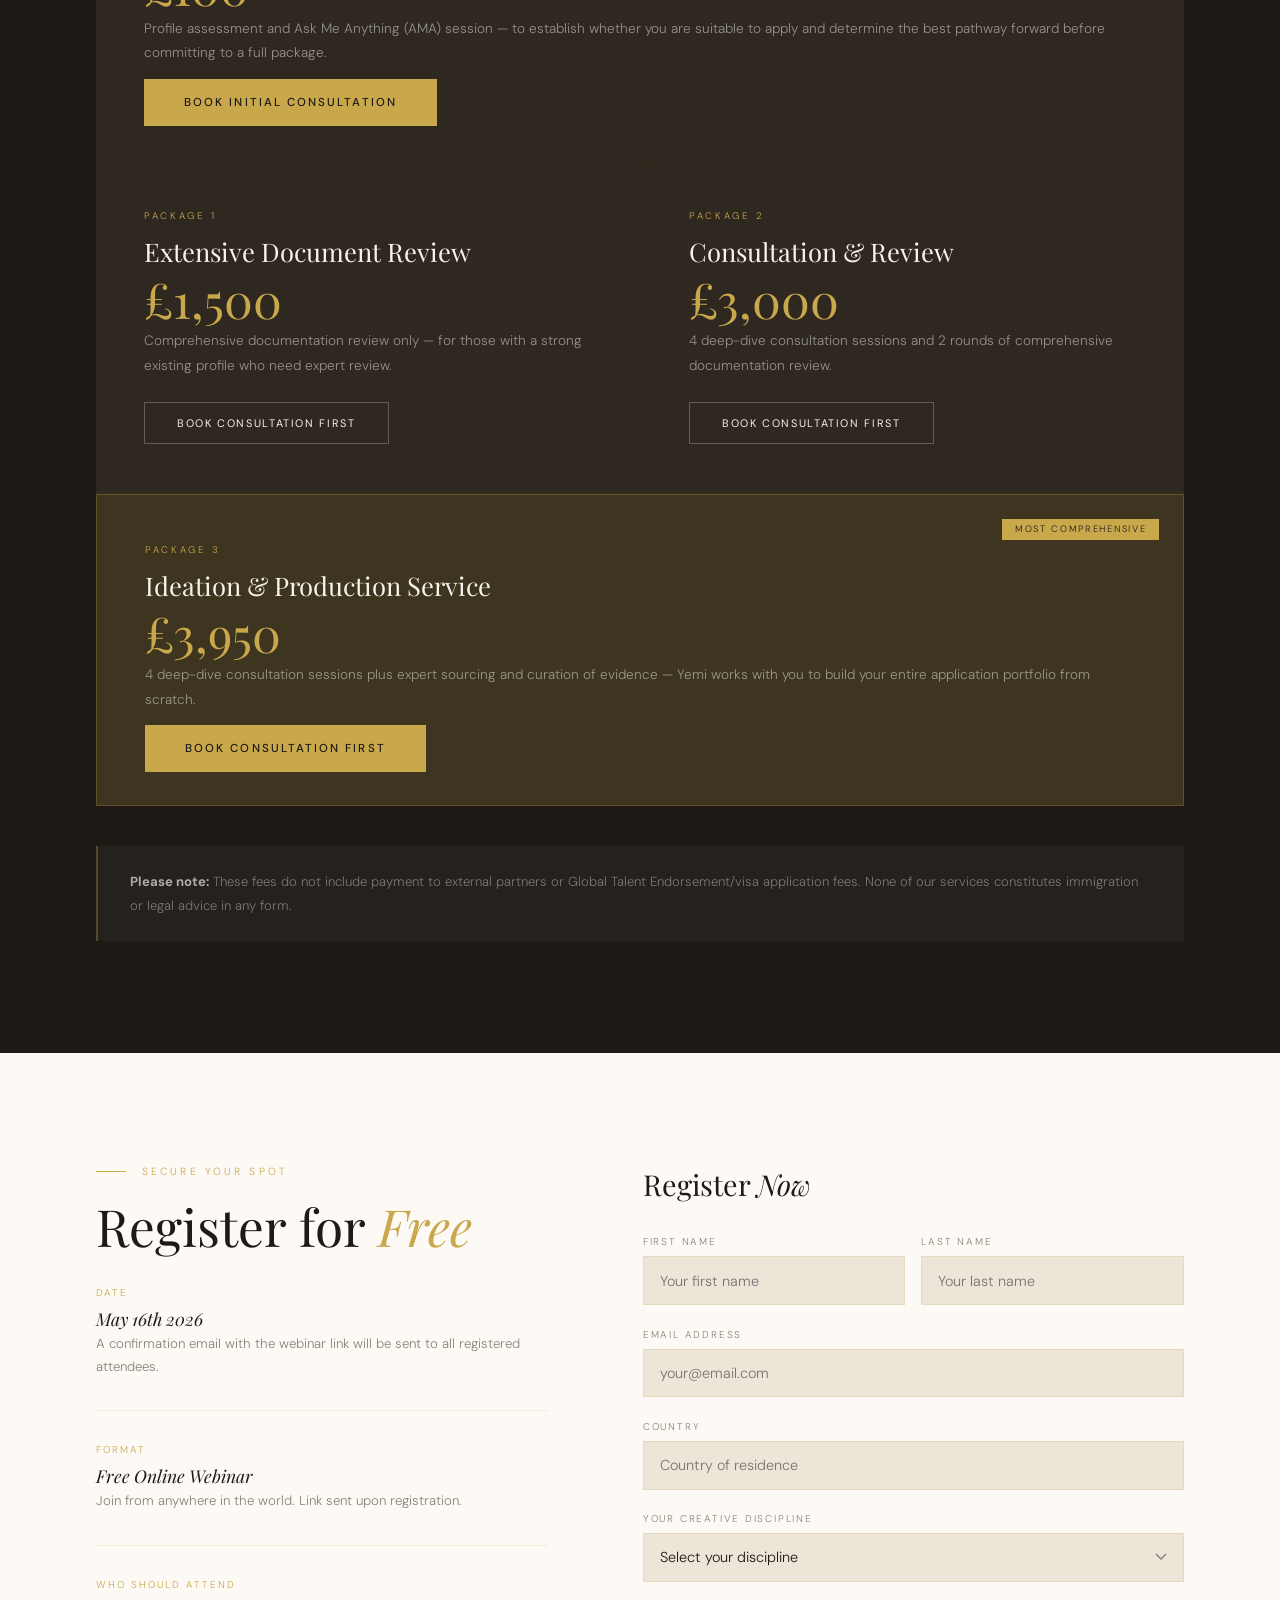
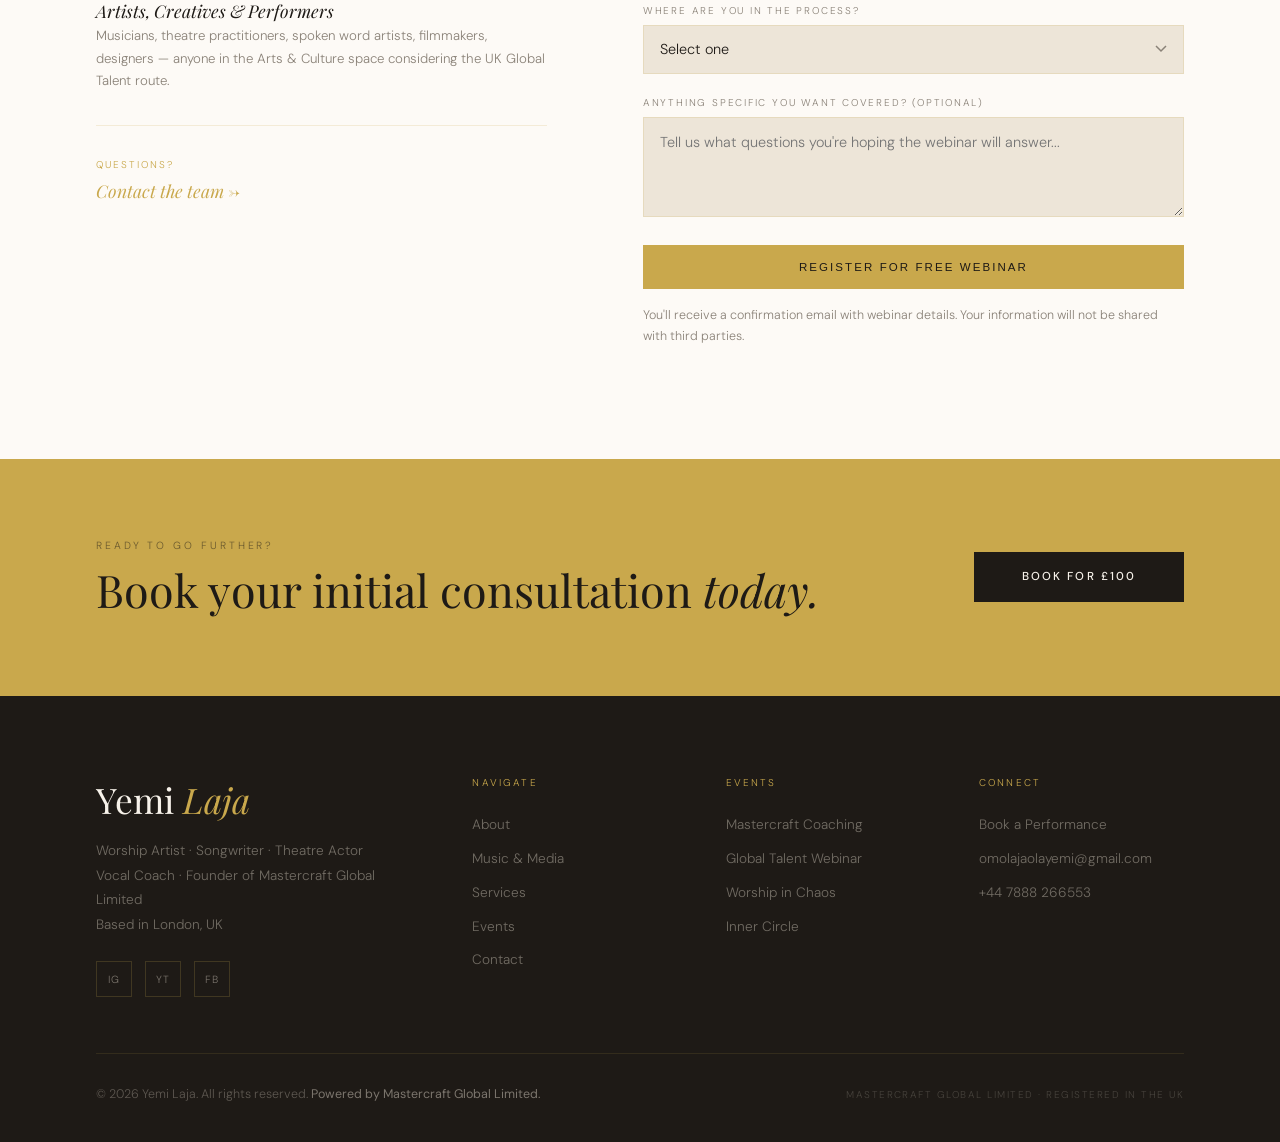
<file: events/global-talent-webinar/index.html>
<!DOCTYPE html>
<html lang="en">
<head>
<meta charset="UTF-8"><meta name="viewport" content="width=device-width, initial-scale=1.0">
<title>Global Talent Endorsement Webinar — Yemi Laja</title>
<link rel="preconnect" href="https://fonts.googleapis.com">
<link rel="preconnect" href="https://fonts.gstatic.com" crossorigin>
<link href="https://fonts.googleapis.com/css2?family=Playfair+Display:ital,wght@0,300;0,400;0,500;1,300;1,400&family=DM+Sans:wght@200;300;400;500&family=DM+Serif+Display:ital@0;1&display=swap" rel="stylesheet">
<link rel="stylesheet" href="../../style.css">
<style>
#gt-hero {
  position:relative; min-height:100vh;
  display:flex; align-items:flex-end; overflow:hidden;
  background:var(--char);
}
.gt-hero-bg { position:absolute; inset:0; }
.gt-hero-bg img { width:100%; height:100%; object-fit:cover; object-position:center top; opacity:0.4; filter:sepia(10%); }
.gt-hero-overlay {
  position:absolute; inset:0;
  background:linear-gradient(to top, rgba(14,14,26,0.98) 0%, rgba(14,14,26,0.6) 55%, rgba(14,14,26,0.2) 100%);
}
.gt-hero-content { position:relative; z-index:2; padding:0 6rem 6rem; max-width:850px; }
.gt-label { font-size:0.65rem; letter-spacing:0.3em; text-transform:uppercase; color:var(--gold); margin-bottom:1.5rem; display:flex; align-items:center; gap:1rem; }
.gt-label::before { content:''; width:30px; height:1px; background:var(--gold); }
.gt-hero-title { font-family:'Playfair Display',serif; font-size:clamp(3rem,8vw,7.5rem); font-weight:300; color:var(--cream); line-height:0.9; margin-bottom:1rem; }
.gt-hero-title em { font-style:italic; color:var(--gold); display:block; }
.gt-hero-sub { font-size:0.82rem; letter-spacing:0.18em; text-transform:uppercase; color:rgba(250,248,245,0.5); margin:1.5rem 0 2.5rem; }
.gt-meta { display:flex; gap:3rem; flex-wrap:wrap; padding:2rem 0; border-top:1px solid rgba(201,168,76,0.2); border-bottom:1px solid rgba(201,168,76,0.2); margin-bottom:2.5rem; }
.gt-meta-label { font-size:0.6rem; letter-spacing:0.2em; text-transform:uppercase; color:rgba(250,248,245,0.4); margin-bottom:0.4rem; }
.gt-meta-val { font-family:'Playfair Display',serif; font-size:1.2rem; color:var(--gold); font-style:italic; }

#gt-about { padding:7rem 6rem; background:var(--white); display:grid; grid-template-columns:1fr 1.2fr; gap:7rem; align-items:start; }
.gt-body { font-size:0.95rem; line-height:2; color:var(--mist); margin-bottom:1.2rem; }
.gt-quote { font-family:'DM Serif Display',serif; font-style:italic; font-size:1.3rem; line-height:1.65; color:var(--gold-dim); border-left:2px solid var(--gold); padding-left:1.5rem; margin:2rem 0; }
.stat-row { display:flex; gap:3rem; padding:2rem 0; border-top:1px solid var(--border); margin-bottom:2rem; flex-wrap:wrap; }
.stat-num { font-family:'Playfair Display',serif; font-size:2.8rem; font-weight:300; color:var(--gold); line-height:1; }
.stat-lbl { font-size:0.65rem; letter-spacing:0.15em; text-transform:uppercase; color:var(--mist); margin-top:0.3rem; }

#gt-what { padding:7rem 6rem; background:var(--parchment); }
.gt-pillars { display:grid; grid-template-columns:repeat(3,1fr); gap:2px; background:var(--stone); margin-top:4rem; }
.gt-pillar { background:var(--white); padding:3rem 2.5rem; }
.gt-pillar-num { font-family:'Playfair Display',serif; font-size:4rem; font-weight:300; color:rgba(201,168,76,0.2); line-height:1; margin-bottom:1rem; }
.gt-pillar-title { font-family:'Playfair Display',serif; font-size:1.4rem; font-weight:400; color:var(--char); margin-bottom:0.8rem; }
.gt-pillar-title em { font-style:italic; color:var(--gold); }
.gt-pillar-body { font-size:0.88rem; line-height:1.85; color:var(--mist); }

#gt-packages { padding:7rem 6rem; background:var(--char); }
.pkg-grid { display:grid; grid-template-columns:repeat(2,1fr); gap:2px; background:rgba(201,168,76,0.12); margin-top:4rem; }
.pkg { background:var(--char-soft); padding:3rem; position:relative; }
.pkg.highlight { background:rgba(201,168,76,0.07); border:1px solid rgba(201,168,76,0.25); }
.pkg.span2 { grid-column:span 2; }
.pkg-step { font-size:0.6rem; letter-spacing:0.28em; text-transform:uppercase; color:var(--gold); margin-bottom:0.8rem; }
.pkg-name { font-family:'Playfair Display',serif; font-size:1.6rem; font-weight:300; color:var(--cream); margin-bottom:0.4rem; }
.pkg-price { font-family:'Playfair Display',serif; font-size:3rem; font-weight:300; color:var(--gold); margin-bottom:0.4rem; line-height:1; }
.pkg-desc { font-size:0.85rem; line-height:1.8; color:rgba(250,248,245,0.5); margin-bottom:1.5rem; }
.pkg-badge { position:absolute; top:1.5rem; right:1.5rem; font-size:0.58rem; letter-spacing:0.18em; text-transform:uppercase; color:var(--char); background:var(--gold); padding:0.3rem 0.8rem; }
.disclaimer { background:rgba(255,255,255,0.03); border-left:2px solid rgba(201,168,76,0.3); padding:1.5rem 2rem; margin-top:2.5rem; font-size:0.82rem; line-height:1.8; color:rgba(250,248,245,0.4); }

#gt-register { padding:7rem 6rem; background:var(--white); display:grid; grid-template-columns:1fr 1.2fr; gap:6rem; }
.reg-info-item { margin-bottom:2rem; padding-bottom:2rem; border-bottom:1px solid var(--border); }
.reg-info-item:last-child { border-bottom:none; }
.reg-info-label { font-size:0.62rem; letter-spacing:0.2em; text-transform:uppercase; color:var(--gold); margin-bottom:0.5rem; }
.reg-info-val { font-family:'Playfair Display',serif; font-size:1.1rem; color:var(--char); font-style:italic; }
.reg-info-sub { font-size:0.83rem; color:var(--mist); margin-top:0.2rem; line-height:1.7; }
.form-group { margin-bottom:1.4rem; }
.form-label { font-size:0.62rem; letter-spacing:0.18em; text-transform:uppercase; color:var(--mist); display:block; margin-bottom:0.5rem; }
.form-input,.form-select,.form-textarea { width:100%; background:var(--parchment); border:1px solid var(--border); color:var(--char); font-family:'DM Sans',sans-serif; font-size:0.9rem; font-weight:300; padding:0.9rem 1rem; outline:none; transition:border-color 0.3s; }
.form-input:focus,.form-select:focus,.form-textarea:focus { border-color:var(--gold); background:var(--white); }
.form-textarea { min-height:100px; resize:vertical; }
.form-select { background-image:url("data:image/svg+xml,%3Csvg xmlns='http://www.w3.org/2000/svg' width='12' height='8' viewBox='0 0 12 8'%3E%3Cpath d='M1 1l5 5 5-5' stroke='%238A8278' stroke-width='1.5' fill='none'/%3E%3C/svg%3E"); background-repeat:no-repeat; background-position:right 1rem center; padding-right:2.5rem; appearance:none; }
.form-row { display:grid; grid-template-columns:1fr 1fr; gap:1rem; }

@media(max-width:1024px){
  .gt-hero-content{padding:0 3rem 5rem;}
  #gt-about{grid-template-columns:1fr;padding:5rem 3rem;gap:3rem;}
  #gt-what,#gt-packages,#gt-register{padding:5rem 3rem;}
  .gt-pillars{grid-template-columns:1fr;}
  .pkg-grid{grid-template-columns:1fr;}
  .pkg.span2{grid-column:span 1;}
  #gt-register{grid-template-columns:1fr;}
}
@media(max-width:767px){
  .gt-hero-content{padding:0 1.5rem 4rem!important;}
  .gt-meta{flex-wrap:wrap;gap:1.2rem;}
  #gt-about,#gt-what,#gt-packages,#gt-register{padding-left:1.5rem!important;padding-right:1.5rem!important;}
  .form-row{grid-template-columns:1fr;}
  .stat-row{gap:1.5rem;}
}
</style>
</head>
<body>
<div class="mob-nav" id="mobNav">
  <button class="mob-close" onclick="closeMobNav()">✕</button>
  <a href="/">Home</a><a href="/about/">About</a>
  <a href="/music/">Music & Media</a><a href="/services/">Services</a>
  <a href="/events/">Events</a><a href="/contact/">Contact</a>
</div>
<nav id="nav" class="scrolled">
  <a href="/" class="nav-logo" style="color:var(--char)">Yemi <em>Laja</em></a>
  <ul class="nav-links">
    <li><a href="/about/">About</a></li>
    <li><a href="/music/">Music & Media</a></li>
    <li><a href="/services/" style="color:var(--gold)">Services</a></li>
    <li><a href="/events/" style="color:var(--gold)">Events</a></li>
    <li><a href="/contact/">Contact</a></li>
  </ul>
  <a href="#gt-register" class="nav-book">Register Now</a>
  <div class="nav-ham" onclick="openMobNav()"><span></span><span></span><span></span></div>
</nav>

<!-- HERO -->
<section id="gt-hero">
  <div class="gt-hero-bg">
    <img src="../../photos/yemi-15.jpg" alt="UK Global Talent Endorsement Webinar">
  </div>
  <div class="gt-hero-overlay"></div>
  <div class="gt-hero-content">
    <p class="gt-label">Free Webinar · May 16th 2026</p>
    <h1 class="gt-hero-title">Global Talent<em>Endorsement</em></h1>
    <p class="gt-hero-sub">UK Global Talent Visa · Arts & Culture Category · Led by Yemi Laja</p>
    <div class="gt-meta">
      <div><div class="gt-meta-label">Date</div><div class="gt-meta-val">May 16th 2026</div></div>
      <div><div class="gt-meta-label">Format</div><div class="gt-meta-val">Free Online Webinar</div></div>
      <div><div class="gt-meta-label">Category</div><div class="gt-meta-val">Arts & Culture</div></div>
      <div><div class="gt-meta-label">Led By</div><div class="gt-meta-val">Mastercraft Global</div></div>
    </div>
    <a href="#gt-register" class="cta-primary">Register for Free</a>
  </div>
</section>

<!-- ABOUT THE WEBINAR -->
<section id="gt-about">
  <div class="reveal">
    <img src="../../photos/yemi-17.jpg" alt="Yemi Laja" style="width:100%;filter:sepia(5%) contrast(1.05);">
  </div>
  <div class="reveal rd1">
    <p class="section-label">About the Webinar</p>
    <h2 class="section-heading" style="color:var(--char);margin-bottom:1.5rem;">Learn from Someone Who Has <em>Been Through It.</em></h2>
    <blockquote class="gt-quote">"I am a UK Global Talent myself — and I have supported every applicant I've worked with to a successful endorsement. I want to share what I know."</blockquote>
    <p class="gt-body">Yemi Laja is a UK Global Talent in the Arts & Culture category and has achieved a 100% success rate supporting others through the endorsement process. In this free webinar, she opens the curtain on everything — who qualifies, what evidence you need, how to structure your application, and the most common mistakes to avoid.</p>
    <p class="gt-body">Whether you're just starting to explore the Global Talent route or already preparing your application, this webinar will give you clarity, direction, and confidence to take the next step.</p>
    <div class="stat-row">
      <div><div class="stat-num">100%</div><div class="stat-lbl">Success Rate</div></div>
      <div><div class="stat-num">Free</div><div class="stat-lbl">To Attend</div></div>
      <div><div class="stat-num">May</div><div class="stat-lbl">2026</div></div>
    </div>
    <a href="#gt-register" class="cta-primary">Reserve Your Spot</a>
  </div>
</section>

<!-- WHAT YOU'LL LEARN -->
<section id="gt-what">
  <div class="reveal">
    <p class="section-label">What You'll Learn</p>
    <h2 class="section-heading" style="color:var(--char);">Three Things We'll <em>Cover</em></h2>
  </div>
  <div class="gt-pillars">
    <div class="gt-pillar reveal rd1">
      <div class="gt-pillar-num">01</div>
      <div class="gt-pillar-title">Do You <em>Qualify?</em></div>
      <p class="gt-pillar-body">Understand the criteria for the UK Global Talent Endorsement in the Arts & Culture category — who it's for, what they look for, and how to assess your own eligibility honestly.</p>
    </div>
    <div class="gt-pillar reveal rd2">
      <div class="gt-pillar-num">02</div>
      <div class="gt-pillar-title">What Evidence <em>Do You Need?</em></div>
      <p class="gt-pillar-body">A clear breakdown of the evidence categories, what counts, what doesn't, and how to build a strong portfolio of proof — even if you've never thought about your career in these terms before.</p>
    </div>
    <div class="gt-pillar reveal rd3">
      <div class="gt-pillar-num">03</div>
      <div class="gt-pillar-title">How to <em>Apply Successfully</em></div>
      <p class="gt-pillar-body">The structure of a winning application, the most common mistakes applicants make, and how Yemi's support packages can take you from prepared to endorsed.</p>
    </div>
  </div>
</section>

<!-- PACKAGES -->
<section id="gt-packages">
  <div class="reveal">
    <p class="section-label">Support Packages</p>
    <h2 class="section-heading light">After the Webinar — <em>Go Further</em></h2>
    <p style="font-size:0.95rem;line-height:1.9;color:rgba(250,248,245,0.5);margin-top:1rem;max-width:600px;">The webinar is free. If you decide you want structured support to actually submit your application, Yemi offers four packages.</p>
  </div>
  <div class="pkg-grid reveal rd1">
    <div class="pkg span2" style="position:relative;">
      <div class="pkg-badge">Start Here</div>
      <div class="pkg-step">Step 1</div>
      <div class="pkg-name">Initial Consultation Session</div>
      <div class="pkg-price">£100</div>
      <p class="pkg-desc">Profile assessment and Ask Me Anything (AMA) session — to establish whether you are suitable to apply and determine the best pathway forward before committing to a full package.</p>
      <a href="/contact/#booking" class="cta-primary">Book Initial Consultation</a>
    </div>
    <div class="pkg">
      <div class="pkg-step">Package 1</div>
      <div class="pkg-name">Extensive Document Review</div>
      <div class="pkg-price">£1,500</div>
      <p class="pkg-desc">Comprehensive documentation review only — for those with a strong existing profile who need expert review.</p>
      <a href="/contact/#booking" class="cta-ghost" style="color:var(--cream);border-color:rgba(250,248,245,0.25);display:inline-block;padding:0.8rem 2rem;text-decoration:none;font-size:0.68rem;letter-spacing:0.15em;text-transform:uppercase;transition:border-color 0.3s;">Book Consultation First</a>
    </div>
    <div class="pkg">
      <div class="pkg-step">Package 2</div>
      <div class="pkg-name">Consultation & Review</div>
      <div class="pkg-price">£3,000</div>
      <p class="pkg-desc">4 deep-dive consultation sessions and 2 rounds of comprehensive documentation review.</p>
      <a href="/contact/#booking" class="cta-ghost" style="color:var(--cream);border-color:rgba(250,248,245,0.25);display:inline-block;padding:0.8rem 2rem;text-decoration:none;font-size:0.68rem;letter-spacing:0.15em;text-transform:uppercase;transition:border-color 0.3s;">Book Consultation First</a>
    </div>
    <div class="pkg highlight span2" style="position:relative;">
      <div class="pkg-badge">Most Comprehensive</div>
      <div class="pkg-step">Package 3</div>
      <div class="pkg-name">Ideation & Production Service</div>
      <div class="pkg-price">£3,950</div>
      <p class="pkg-desc">4 deep-dive consultation sessions plus expert sourcing and curation of evidence — Yemi works with you to build your entire application portfolio from scratch.</p>
      <a href="/contact/#booking" class="cta-primary">Book Consultation First</a>
    </div>
  </div>
  <div class="disclaimer reveal">
    <strong style="color:rgba(250,248,245,0.65);">Please note:</strong> These fees do not include payment to external partners or Global Talent Endorsement/visa application fees. None of our services constitutes immigration or legal advice in any form.
  </div>
</section>

<!-- REGISTER -->
<section id="gt-register">
  <div class="reveal">
    <p class="section-label">Secure Your Spot</p>
    <h2 class="section-heading" style="color:var(--char);margin-bottom:2rem;">Register for <em>Free</em></h2>
    <div class="reg-info-item">
      <div class="reg-info-label">Date</div>
      <div class="reg-info-val">May 16th 2026</div>
      <div class="reg-info-sub">A confirmation email with the webinar link will be sent to all registered attendees.</div>
    </div>
    <div class="reg-info-item">
      <div class="reg-info-label">Format</div>
      <div class="reg-info-val">Free Online Webinar</div>
      <div class="reg-info-sub">Join from anywhere in the world. Link sent upon registration.</div>
    </div>
    <div class="reg-info-item">
      <div class="reg-info-label">Who Should Attend</div>
      <div class="reg-info-val">Artists, Creatives & Performers</div>
      <div class="reg-info-sub">Musicians, theatre practitioners, spoken word artists, filmmakers, designers — anyone in the Arts & Culture space considering the UK Global Talent route.</div>
    </div>
    <div class="reg-info-item">
      <div class="reg-info-label">Questions?</div>
      <div class="reg-info-val"><a href="/contact/" style="color:var(--gold);text-decoration:none;">Contact the team →</a></div>
    </div>
  </div>
  <div class="reveal rd1">
    <h3 style="font-family:'Playfair Display',serif;font-size:1.8rem;font-weight:300;color:var(--char);margin-bottom:2rem;">Register <em>Now</em></h3>
    <div class="form-row">
      <div class="form-group"><label class="form-label">First Name</label><input type="text" class="form-input" placeholder="Your first name"></div>
      <div class="form-group"><label class="form-label">Last Name</label><input type="text" class="form-input" placeholder="Your last name"></div>
    </div>
    <div class="form-group"><label class="form-label">Email Address</label><input type="email" class="form-input" placeholder="your@email.com"></div>
    <div class="form-group"><label class="form-label">Country</label><input type="text" class="form-input" placeholder="Country of residence"></div>
    <div class="form-group">
      <label class="form-label">Your Creative Discipline</label>
      <select class="form-select">
        <option value="">Select your discipline</option>
        <option>Music</option>
        <option>Theatre / Stage</option>
        <option>Spoken Word / Poetry</option>
        <option>Film / Screen Acting</option>
        <option>Dance / Movement</option>
        <option>Visual Arts / Design</option>
        <option>Writing / Literature</option>
        <option>Multiple / Other</option>
      </select>
    </div>
    <div class="form-group">
      <label class="form-label">Where are you in the process?</label>
      <select class="form-select">
        <option value="">Select one</option>
        <option>Just exploring — want to find out if I qualify</option>
        <option>Researching — starting to think seriously about applying</option>
        <option>Preparing — gathering evidence and building my case</option>
        <option>Ready to apply — looking for structured support</option>
      </select>
    </div>
    <div class="form-group">
      <label class="form-label">Anything specific you want covered? (optional)</label>
      <textarea class="form-textarea" placeholder="Tell us what questions you're hoping the webinar will answer..."></textarea>
    </div>
    <button onclick="this.textContent='Registration Confirmed ✓';this.disabled=true;this.style.background='var(--gold-dim)';" class="cta-primary" style="border:none;cursor:pointer;width:100%;text-align:center;">Register for Free Webinar</button>
    <p style="font-size:0.78rem;color:var(--mist);margin-top:1rem;line-height:1.7;">You'll receive a confirmation email with webinar details. Your information will not be shared with third parties.</p>
  </div>
</section>

<div id="cta-band" class="reveal">
  <div class="cta-band-text">
    <p class="cta-band-eyebrow">Ready to go further?</p>
    <h2 class="cta-band-heading">Book your initial consultation <em>today.</em></h2>
  </div>
  <a href="/contact/#booking" class="cta-dark">Book for £100</a>
</div>

<footer>
  <div class="footer-top">
    <div>
      <div class="footer-brand-name">Yemi <em>Laja</em></div>
      <p class="footer-tagline">Worship Artist · Songwriter · Theatre Actor<br>Vocal Coach · Founder of Mastercraft Global Limited<br>Based in London, UK</p>
      <div class="footer-socials">
        <a href="https://www.instagram.com/yemi_laja/" class="footer-social">IG</a>
        <a href="https://www.youtube.com/channel/UC3ddBQKgWxhFjno4_jDT34g" class="footer-social">YT</a>
        <a href="https://www.facebook.com/omolaja.olayemi.5/" class="footer-social">FB</a>
      </div>
    </div>
    <div><p class="footer-col-title">Navigate</p><ul class="footer-links"><li><a href="/about/">About</a></li><li><a href="/music/">Music & Media</a></li><li><a href="/services/">Services</a></li><li><a href="/events/">Events</a></li><li><a href="/contact/">Contact</a></li></ul></div>
    <div><p class="footer-col-title">Events</p><ul class="footer-links"><li><a href="/services/coaching/">Mastercraft Coaching</a></li><li><a href="/events/global-talent-webinar/">Global Talent Webinar</a></li><li><a href="/events/worship-in-chaos/">Worship in Chaos</a></li><li><a href="/events/inner-circle/">Inner Circle</a></li></ul></div>
    <div><p class="footer-col-title">Connect</p><ul class="footer-links"><li><a href="/contact/#booking">Book a Performance</a></li><li><a href="mailto:omolajaolayemi@gmail.com">omolajaolayemi@gmail.com</a></li><li><a href="tel:+447888266553">+44 7888 266553</a></li></ul></div>
  </div>
  <div class="footer-bottom">
    <p class="footer-legal">© 2026 Yemi Laja. All rights reserved. <strong>Powered by Mastercraft Global Limited.</strong></p>
    <p class="footer-mc">Mastercraft Global Limited · Registered in the UK</p>
  </div>
</footer>

<script>
function openMobNav(){ document.getElementById("mobNav").classList.add("open"); }
function closeMobNav(){ document.getElementById("mobNav").classList.remove("open"); }
const obs = new IntersectionObserver(e => e.forEach(x => {
  if(x.isIntersecting) x.target.classList.add("visible");
}), { threshold: 0.12 });
document.querySelectorAll(".reveal").forEach(el => obs.observe(el));
</script>
</body>
</html>
</file>
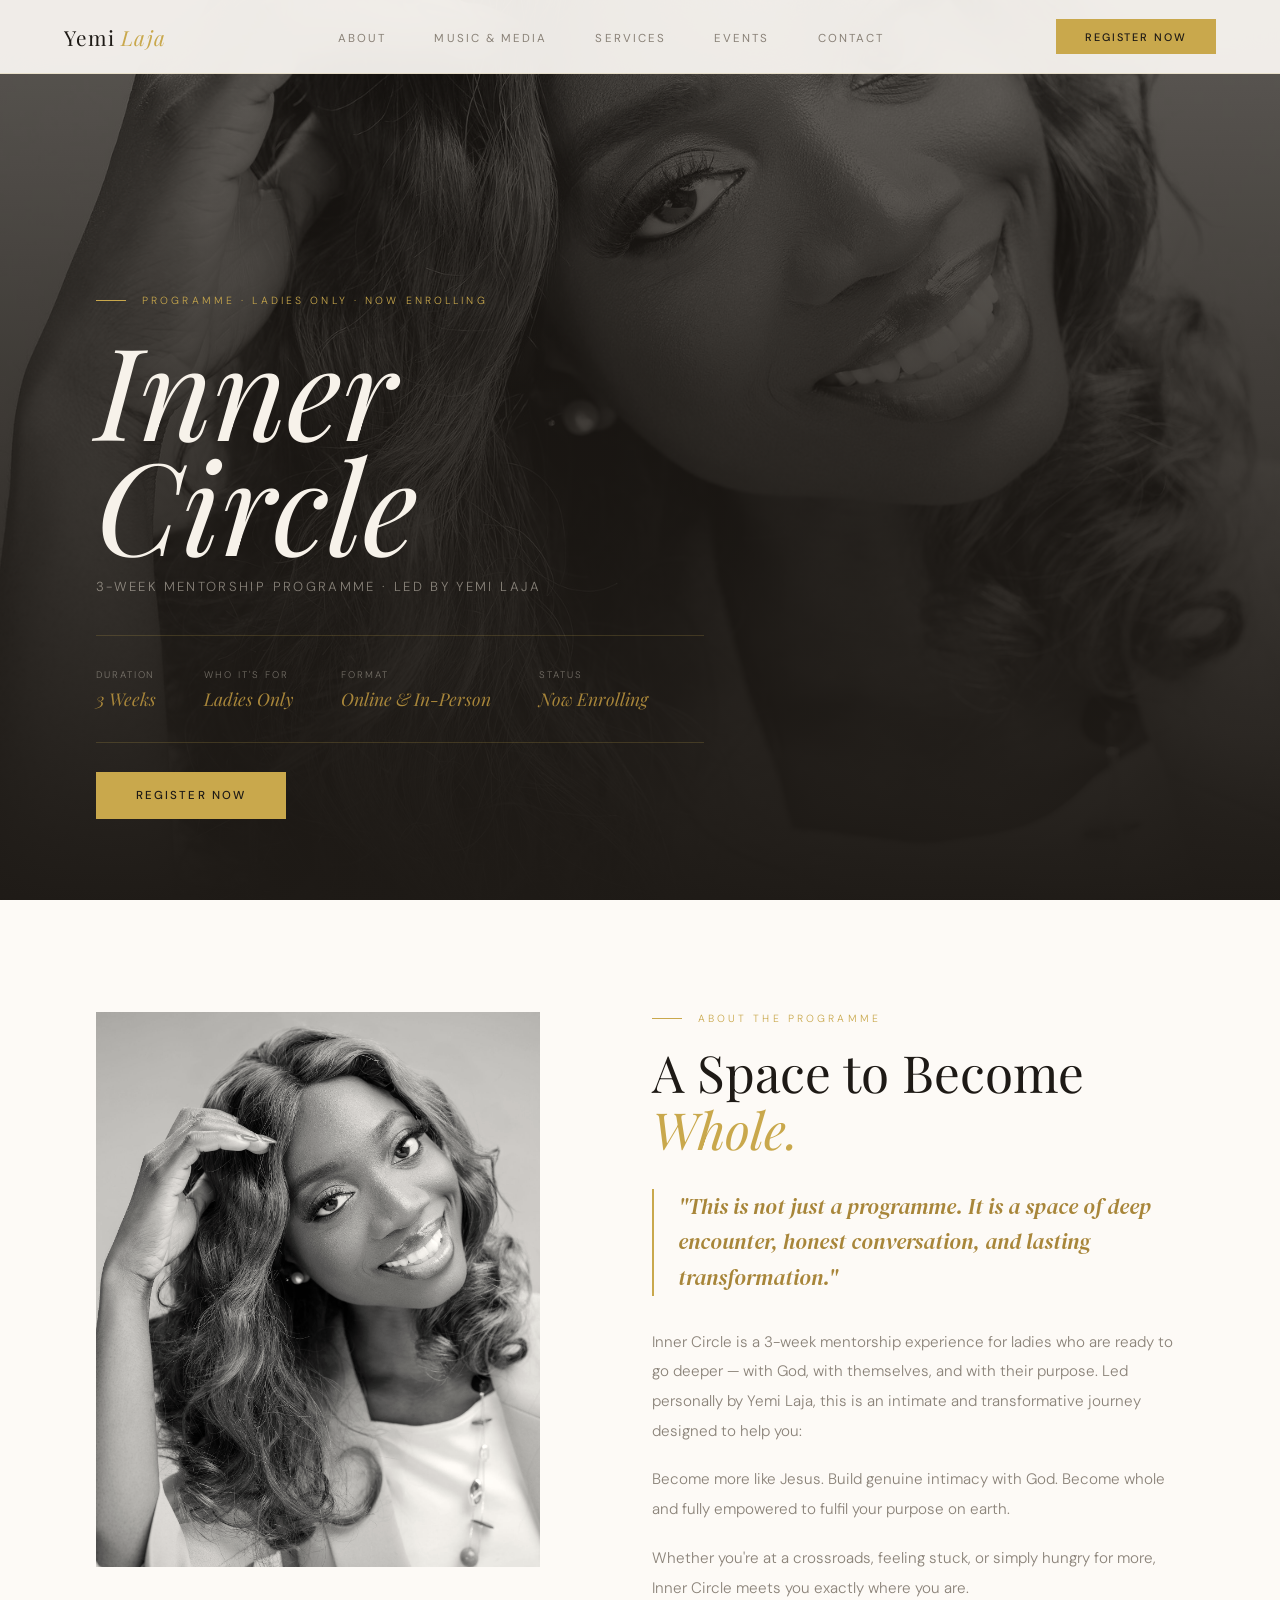
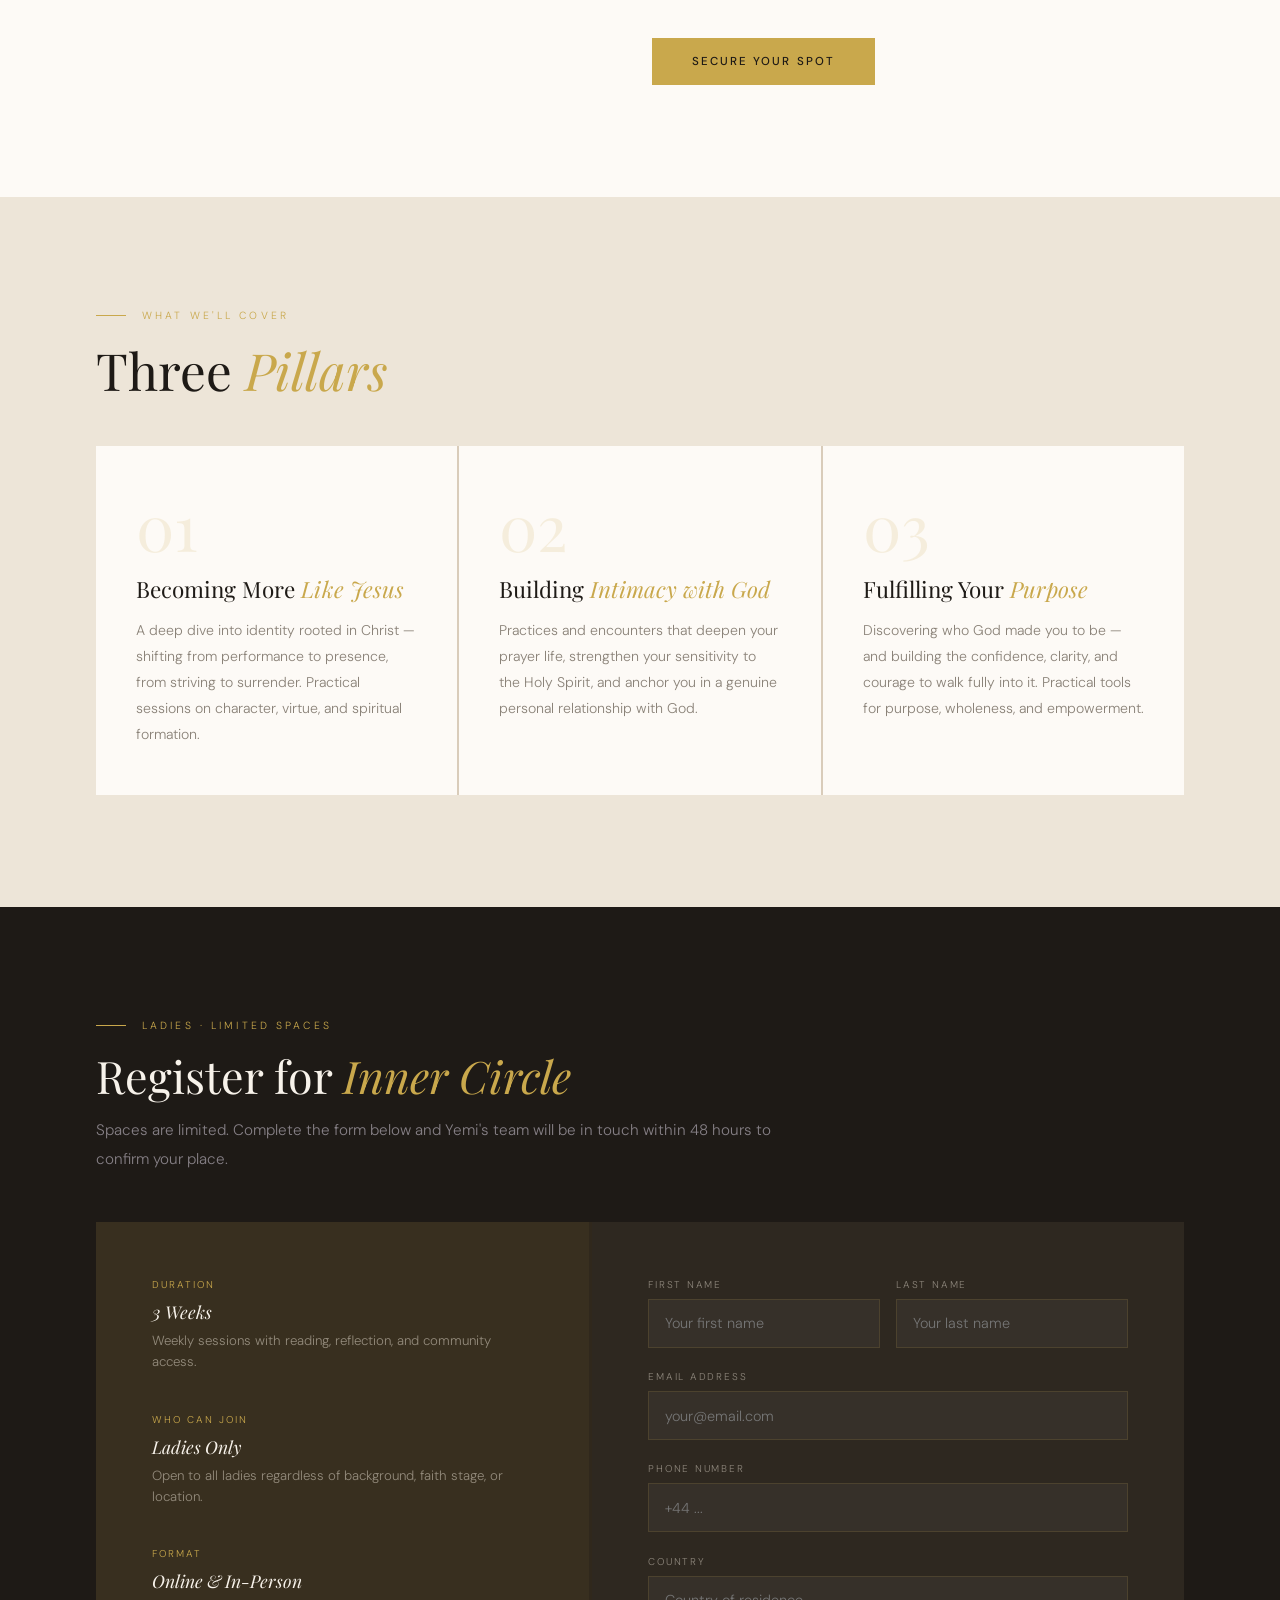
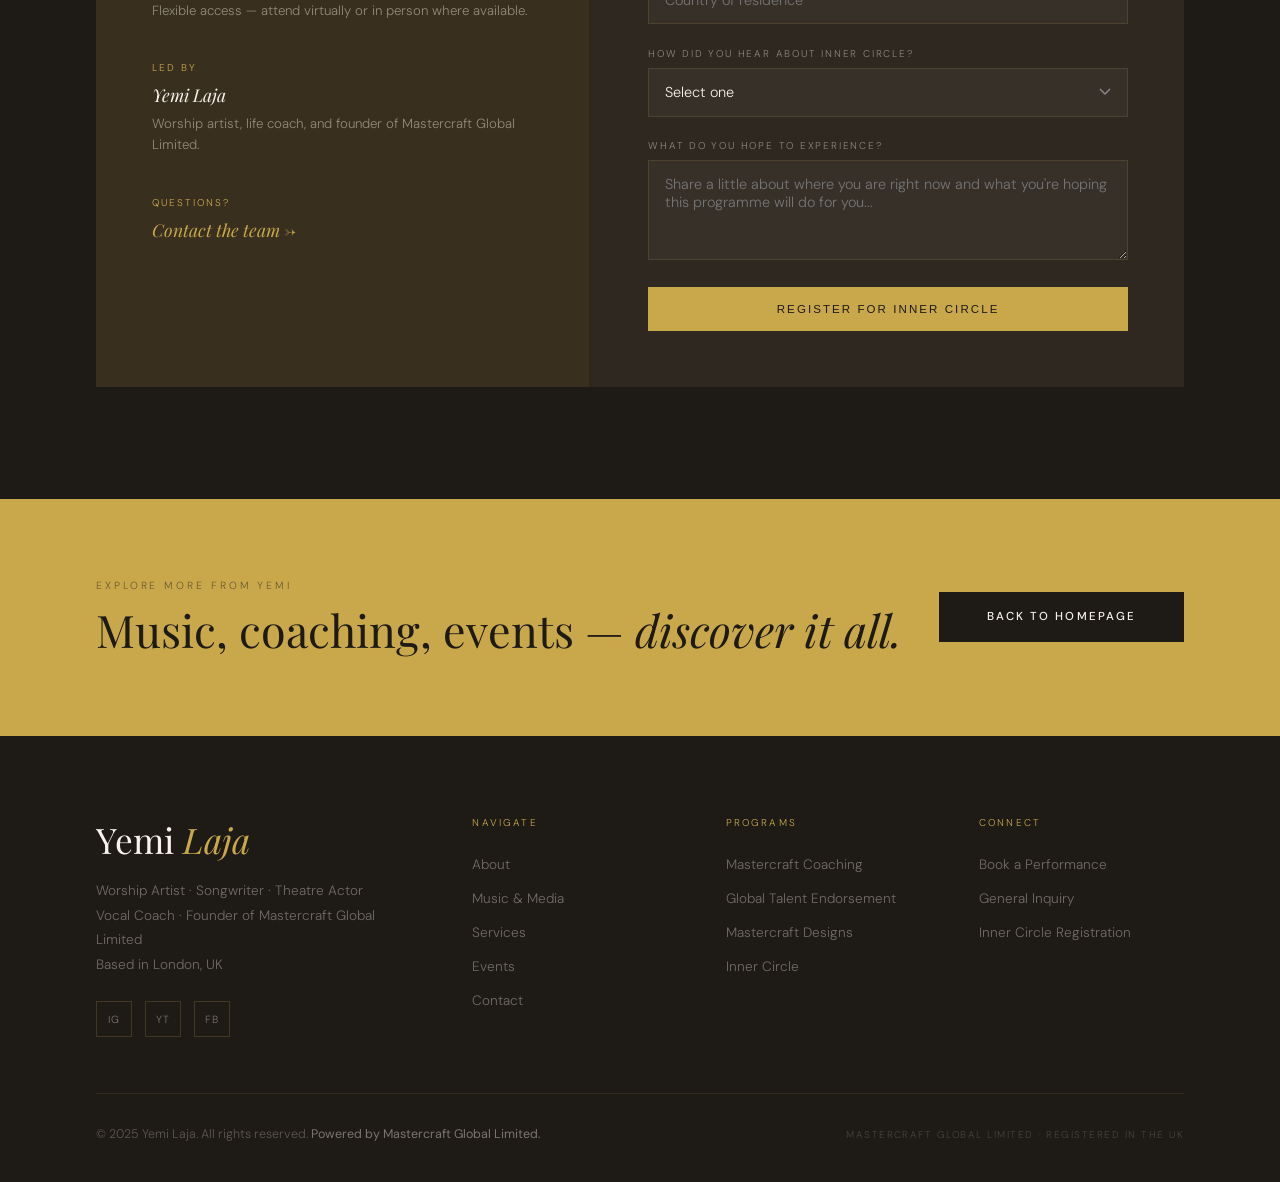
<file: events/inner-circle/index.html>
<!DOCTYPE html>
<html lang="en">
<head>
<meta charset="UTF-8"><meta name="viewport" content="width=device-width, initial-scale=1.0">
<title>Inner Circle — Yemi Laja</title>
<link rel="preconnect" href="https://fonts.googleapis.com">
<link rel="preconnect" href="https://fonts.gstatic.com" crossorigin>
<link href="https://fonts.googleapis.com/css2?family=Playfair+Display:ital,wght@0,300;0,400;0,500;1,300;1,400&family=DM+Sans:wght@200;300;400;500&family=DM+Serif+Display:ital@0;1&display=swap" rel="stylesheet">
<link rel="stylesheet" href="../../style.css">
<style>
#ic-hero {
  position:relative; min-height:100vh;
  display:flex; align-items:flex-end; overflow:hidden;
  background:var(--char);
}
.ic-hero-bg { position:absolute; inset:0; }
.ic-hero-bg img { width:100%; height:100%; object-fit:cover; opacity:0.4; filter:sepia(10%); }
.ic-hero-overlay {
  position:absolute; inset:0;
  background:linear-gradient(to top, rgba(30,26,22,0.98) 0%, rgba(30,26,22,0.5) 60%, rgba(30,26,22,0.1) 100%);
}
.ic-hero-content { position:relative; z-index:2; padding:0 6rem 6rem; max-width:800px; }
.ic-label { font-size:0.65rem; letter-spacing:0.3em; text-transform:uppercase; color:var(--gold); margin-bottom:1.5rem; display:flex; align-items:center; gap:1rem; }
.ic-label::before { content:''; width:30px; height:1px; background:var(--gold); }
.ic-hero-title { font-family:'Playfair Display',serif; font-size:clamp(4rem,10vw,9rem); font-weight:300; font-style:italic; color:var(--cream); line-height:0.9; margin-bottom:1rem; }
.ic-hero-sub { font-size:0.82rem; letter-spacing:0.18em; text-transform:uppercase; color:rgba(237,229,216,0.5); margin-bottom:2.5rem; }
.ic-meta { display:flex; gap:3rem; flex-wrap:wrap; padding:2rem 0; border-top:1px solid rgba(201,168,76,0.2); border-bottom:1px solid rgba(201,168,76,0.2); margin-bottom:2.5rem; }
.ic-meta-item {}
.ic-meta-label { font-size:0.6rem; letter-spacing:0.2em; text-transform:uppercase; color:rgba(237,229,216,0.4); margin-bottom:0.4rem; }
.ic-meta-val { font-family:'Playfair Display',serif; font-size:1.1rem; color:var(--gold-dim); font-style:italic; }

#ic-about { padding:7rem 6rem; background:var(--white); display:grid; grid-template-columns:1fr 1.2fr; gap:7rem; align-items:start; }
.ic-about-img img { width:100%; filter:sepia(8%); }
.ic-quote { font-family:'DM Serif Display',serif; font-style:italic; font-size:1.35rem; line-height:1.65; color:var(--gold-dim); border-left:2px solid var(--gold); padding-left:1.5rem; margin:2rem 0; }
.ic-body { font-size:0.95rem; line-height:1.95; color:var(--mist); margin-bottom:1.2rem; }

#ic-pillars { padding:7rem 6rem; background:var(--parchment); }
.pillars-grid { display:grid; grid-template-columns:repeat(3,1fr); gap:2px; background:var(--sand); margin-top:3rem; }
.pillar { background:var(--white); padding:3rem 2.5rem; }
.pillar-num { font-family:'Playfair Display',serif; font-size:4rem; font-weight:300; color:rgba(201,168,76,0.15); line-height:1; margin-bottom:1rem; }
.pillar-title { font-family:'Playfair Display',serif; font-size:1.4rem; font-weight:400; color:var(--char); margin-bottom:0.8rem; }
.pillar-title em { font-style:italic; color:var(--gold); }
.pillar-body { font-size:0.88rem; line-height:1.85; color:var(--mist); }

#ic-register { padding:7rem 6rem; background:var(--char); }
.ic-reg-wrap { display:grid; grid-template-columns:1fr 1.2fr; gap:3px; background:rgba(201,168,76,0.1); margin-top:3rem; }
.ic-reg-info { background:rgba(201,168,76,0.05); padding:3.5rem; }
.ic-reg-form { background:var(--char-soft); padding:3.5rem; }
.reg-info-item { margin-bottom:2.5rem; }
.reg-info-label { font-size:0.62rem; letter-spacing:0.2em; text-transform:uppercase; color:var(--gold); margin-bottom:0.5rem; }
.reg-info-val { font-family:'Playfair Display',serif; font-size:1.1rem; color:var(--cream); font-style:italic; line-height:1.5; }
.reg-info-sub { font-size:0.83rem; color:rgba(237,229,216,0.5); margin-top:0.3rem; line-height:1.6; }
.form-group { margin-bottom:1.4rem; }
.form-label { font-size:0.62rem; letter-spacing:0.18em; text-transform:uppercase; color:rgba(237,229,216,0.5); display:block; margin-bottom:0.5rem; }
.form-input,.form-select,.form-textarea { width:100%; background:rgba(255,255,255,0.04); border:1px solid rgba(201,168,76,0.15); color:var(--cream); font-family:'DM Sans',sans-serif; font-size:0.9rem; font-weight:300; padding:0.9rem 1rem; outline:none; transition:border-color 0.3s; }
.form-input:focus,.form-select:focus,.form-textarea:focus { border-color:var(--gold); }
.form-textarea { min-height:100px; resize:vertical; }
.form-select { background-image:url("data:image/svg+xml,%3Csvg xmlns='http://www.w3.org/2000/svg' width='12' height='8' viewBox='0 0 12 8'%3E%3Cpath d='M1 1l5 5 5-5' stroke='%23888' stroke-width='1.5' fill='none'/%3E%3C/svg%3E"); background-repeat:no-repeat; background-position:right 1rem center; padding-right:2.5rem; appearance:none; }
.form-row { display:grid; grid-template-columns:1fr 1fr; gap:1rem; }

@media(max-width:1024px){
  .ic-hero-content{padding:0 3rem 5rem;}
  #ic-about{grid-template-columns:1fr;padding:5rem 3rem;gap:3rem;}
  #ic-pillars{padding:5rem 3rem;}
  .pillars-grid{grid-template-columns:1fr;}
  #ic-register{padding:5rem 3rem;}
  .ic-reg-wrap{grid-template-columns:1fr;}
  .ic-reg-info,.ic-reg-form{padding:2.5rem;}
}
@media(max-width:767px){
  .ic-hero-content{padding:0 1.5rem 4rem!important;}
  #ic-about,#ic-pillars,#ic-register{padding-left:1.5rem!important;padding-right:1.5rem!important;}
  .ic-meta{flex-wrap:wrap;gap:1.2rem;}
  .form-row{grid-template-columns:1fr;}
}
</style>
</head>
<body>
<div class="mob-nav" id="mobNav">
  <button class="mob-close" onclick="closeMobNav()">✕</button>
  <a href="/">Home</a><a href="/about/">About</a>
  <a href="/music/">Music & Media</a><a href="/services/">Services</a>
  <a href="/events/">Events</a><a href="/contact/">Contact</a>
</div>
<nav id="nav" class="scrolled">
  <a href="/" class="nav-logo" style="color:var(--char)">Yemi <em>Laja</em></a>
  <ul class="nav-links">
    <li><a href="/about/">About</a></li>
    <li><a href="/music/">Music & Media</a></li>
    <li><a href="/services/">Services</a></li>
    <li><a href="/events/">Events</a></li>
    <li><a href="/contact/">Contact</a></li>
  </ul>
  <a href="#ic-register" class="nav-book">Register Now</a>
  <div class="nav-ham" onclick="openMobNav()"><span></span><span></span><span></span></div>
</nav>

<section id="ic-hero">
  <div class="ic-hero-bg">
    <img src="../../photos/yemi-12.png" alt="Inner Circle"
         >
  </div>
  <div class="ic-hero-overlay"></div>
  <div class="ic-hero-content">
    <p class="ic-label">Programme · Ladies Only · Now Enrolling</p>
    <h1 class="ic-hero-title">Inner Circle</h1>
    <p class="ic-hero-sub">3-Week Mentorship Programme · Led by Yemi Laja</p>
    <div class="ic-meta">
      <div class="ic-meta-item"><div class="ic-meta-label">Duration</div><div class="ic-meta-val">3 Weeks</div></div>
      <div class="ic-meta-item"><div class="ic-meta-label">Who It's For</div><div class="ic-meta-val">Ladies Only</div></div>
      <div class="ic-meta-item"><div class="ic-meta-label">Format</div><div class="ic-meta-val">Online & In-Person</div></div>
      <div class="ic-meta-item"><div class="ic-meta-label">Status</div><div class="ic-meta-val">Now Enrolling</div></div>
    </div>
    <a href="#ic-register" class="cta-primary">Register Now</a>
  </div>
</section>

<section id="ic-about">
  <div class="ic-about-img reveal">
    <img src="../../photos/yemi-12.png" alt="Yemi Laja"
         >
  </div>
  <div class="reveal reveal-delay-1">
    <p class="section-label">About the Programme</p>
    <h2 class="section-heading" style="color:var(--char);margin-bottom:1.5rem;">A Space to Become <em>Whole.</em></h2>
    <blockquote class="ic-quote">"This is not just a programme. It is a space of deep encounter, honest conversation, and lasting transformation."</blockquote>
    <p class="ic-body">Inner Circle is a 3-week mentorship experience for ladies who are ready to go deeper — with God, with themselves, and with their purpose. Led personally by Yemi Laja, this is an intimate and transformative journey designed to help you:</p>
    <p class="ic-body">Become more like Jesus. Build genuine intimacy with God. Become whole and fully empowered to fulfil your purpose on earth.</p>
    <p class="ic-body">Whether you're at a crossroads, feeling stuck, or simply hungry for more, Inner Circle meets you exactly where you are.</p>
    <a href="#ic-register" class="cta-primary" style="margin-top:1rem;display:inline-block;">Secure Your Spot</a>
  </div>
</section>

<section id="ic-pillars">
  <div class="reveal">
    <p class="section-label">What We'll Cover</p>
    <h2 class="section-heading" style="color:var(--char);">Three <em>Pillars</em></h2>
  </div>
  <div class="pillars-grid">
    <div class="pillar reveal reveal-delay-1">
      <div class="pillar-num">01</div>
      <div class="pillar-title">Becoming More <em>Like Jesus</em></div>
      <p class="pillar-body">A deep dive into identity rooted in Christ — shifting from performance to presence, from striving to surrender. Practical sessions on character, virtue, and spiritual formation.</p>
    </div>
    <div class="pillar reveal reveal-delay-2">
      <div class="pillar-num">02</div>
      <div class="pillar-title">Building <em>Intimacy with God</em></div>
      <p class="pillar-body">Practices and encounters that deepen your prayer life, strengthen your sensitivity to the Holy Spirit, and anchor you in a genuine personal relationship with God.</p>
    </div>
    <div class="pillar reveal reveal-delay-3">
      <div class="pillar-num">03</div>
      <div class="pillar-title">Fulfilling Your <em>Purpose</em></div>
      <p class="pillar-body">Discovering who God made you to be — and building the confidence, clarity, and courage to walk fully into it. Practical tools for purpose, wholeness, and empowerment.</p>
    </div>
  </div>
</section>

<section id="ic-register">
  <div class="reveal" style="max-width:700px;margin-bottom:3rem;">
    <p class="mc-label">Ladies · Limited Spaces</p>
    <h2 style="font-family:'Playfair Display',serif;font-size:clamp(2rem,3.5vw,3rem);font-weight:300;color:var(--cream);line-height:1.1;">Register for <em style="font-style:italic;color:var(--gold)">Inner Circle</em></h2>
    <p style="font-size:0.95rem;line-height:1.9;color:rgba(237,229,246,0.5);margin-top:1rem;">Spaces are limited. Complete the form below and Yemi's team will be in touch within 48 hours to confirm your place.</p>
  </div>
  <div class="ic-reg-wrap reveal reveal-delay-1">
    <div class="ic-reg-info">
      <div class="reg-info-item">
        <div class="reg-info-label">Duration</div>
        <div class="reg-info-val">3 Weeks</div>
        <div class="reg-info-sub">Weekly sessions with reading, reflection, and community access.</div>
      </div>
      <div class="reg-info-item">
        <div class="reg-info-label">Who Can Join</div>
        <div class="reg-info-val">Ladies Only</div>
        <div class="reg-info-sub">Open to all ladies regardless of background, faith stage, or location.</div>
      </div>
      <div class="reg-info-item">
        <div class="reg-info-label">Format</div>
        <div class="reg-info-val">Online & In-Person</div>
        <div class="reg-info-sub">Flexible access — attend virtually or in person where available.</div>
      </div>
      <div class="reg-info-item">
        <div class="reg-info-label">Led By</div>
        <div class="reg-info-val">Yemi Laja</div>
        <div class="reg-info-sub">Worship artist, life coach, and founder of Mastercraft Global Limited.</div>
      </div>
      <div class="reg-info-item">
        <div class="reg-info-label">Questions?</div>
        <div class="reg-info-val"><a href="/contact/" style="color:var(--gold);text-decoration:none;">Contact the team →</a></div>
      </div>
    </div>
    <div class="ic-reg-form">
      <div class="form-row">
        <div class="form-group"><label class="form-label">First Name</label><input type="text" class="form-input" placeholder="Your first name"></div>
        <div class="form-group"><label class="form-label">Last Name</label><input type="text" class="form-input" placeholder="Your last name"></div>
      </div>
      <div class="form-group"><label class="form-label">Email Address</label><input type="email" class="form-input" placeholder="your@email.com"></div>
      <div class="form-group"><label class="form-label">Phone Number</label><input type="tel" class="form-input" placeholder="+44 ..."></div>
      <div class="form-group"><label class="form-label">Country</label><input type="text" class="form-input" placeholder="Country of residence"></div>
      <div class="form-group">
        <label class="form-label">How did you hear about Inner Circle?</label>
        <select class="form-select">
          <option value="">Select one</option>
          <option>Instagram</option>
          <option>YouTube</option>
          <option>Facebook</option>
          <option>From a friend</option>
          <option>Yemi's website</option>
          <option>Other</option>
        </select>
      </div>
      <div class="form-group">
        <label class="form-label">What do you hope to experience?</label>
        <textarea class="form-textarea" placeholder="Share a little about where you are right now and what you're hoping this programme will do for you..."></textarea>
      </div>
      <button onclick="this.textContent='Registration Submitted ✓';this.disabled=true;this.style.background='var(--gold-dim)';" class="cta-primary" style="border:none;cursor:pointer;width:100%;text-align:center;justify-content:center;">Register for Inner Circle</button>
    </div>
  </div>
</section>

<div id="cta-band" class="reveal">
  <div class="cta-band-text">
    <p class="cta-band-eyebrow">Explore more from Yemi</p>
    <h2 class="cta-band-heading">Music, coaching, events — <em>discover it all.</em></h2>
  </div>
  <a href="/" class="cta-dark">Back to Homepage</a>
</div>

<footer>
  <div class="footer-top">
    <div>
      <div class="footer-brand-name">Yemi <em>Laja</em></div>
      <p class="footer-tagline">Worship Artist · Songwriter · Theatre Actor<br>Vocal Coach · Founder of Mastercraft Global Limited<br>Based in London, UK</p>
      <div class="footer-socials">
        <a href="https://www.instagram.com/yemi_laja/" class="footer-social">IG</a>
        <a href="https://www.youtube.com/channel/UC3ddBQKgWxhFjno4_jDT34g" class="footer-social">YT</a>
        <a href="https://www.facebook.com/omolaja.olayemi.5/" class="footer-social">FB</a>
        </div>
    </div>
    <div><p class="footer-col-title">Navigate</p><ul class="footer-links"><li><a href="/about/">About</a></li><li><a href="/music/">Music & Media</a></li><li><a href="/services/">Services</a></li><li><a href="/events/">Events</a></li><li><a href="/contact/">Contact</a></li></ul></div>
    <div><p class="footer-col-title">Programs</p><ul class="footer-links"><li><a href="/services/#coaching">Mastercraft Coaching</a></li><li><a href="/services/#endorsement">Global Talent Endorsement</a></li><li><a href="/services/#design">Mastercraft Designs</a></li><li><a href="/events/inner-circle/">Inner Circle</a></li></ul></div>
    <div><p class="footer-col-title">Connect</p><ul class="footer-links"><li><a href="/contact/#booking">Book a Performance</a></li><li><a href="/contact/#inquiry">General Inquiry</a></li><li><a href="/events/inner-circle/">Inner Circle Registration</a></li></ul></div>
  </div>
  <div class="footer-bottom">
    <p class="footer-legal">© 2025 Yemi Laja. All rights reserved. <strong>Powered by Mastercraft Global Limited.</strong></p>
    <p class="footer-mc">Mastercraft Global Limited · Registered in the UK</p>
  </div>
</footer>
<script>
function openMobNav(){document.getElementById("mobNav").classList.add("open");}
function closeMobNav(){document.getElementById("mobNav").classList.remove("open");}
const obs=new IntersectionObserver(e=>e.forEach(x=>{if(x.isIntersecting)x.target.classList.add("visible");}),{threshold:0.12});
document.querySelectorAll(".reveal").forEach(el=>obs.observe(el));
</script>
</body></html>
</file>
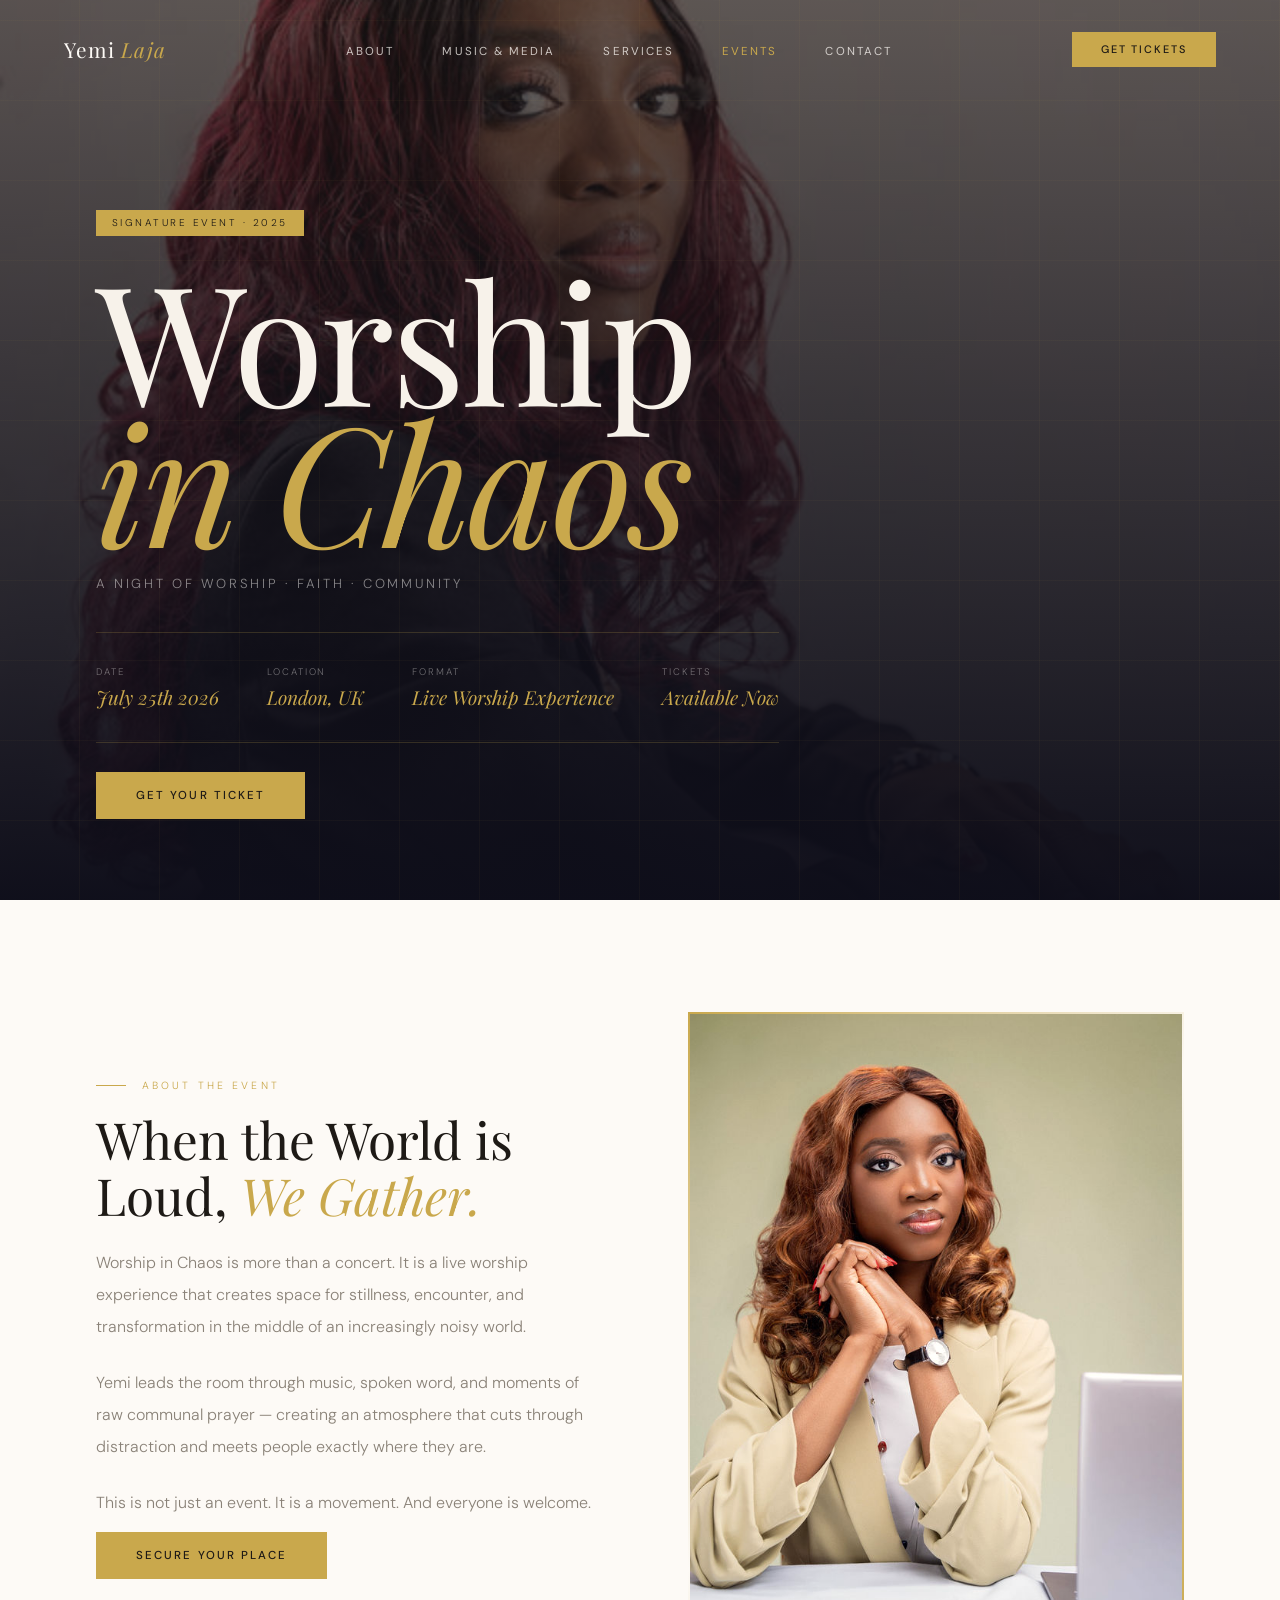
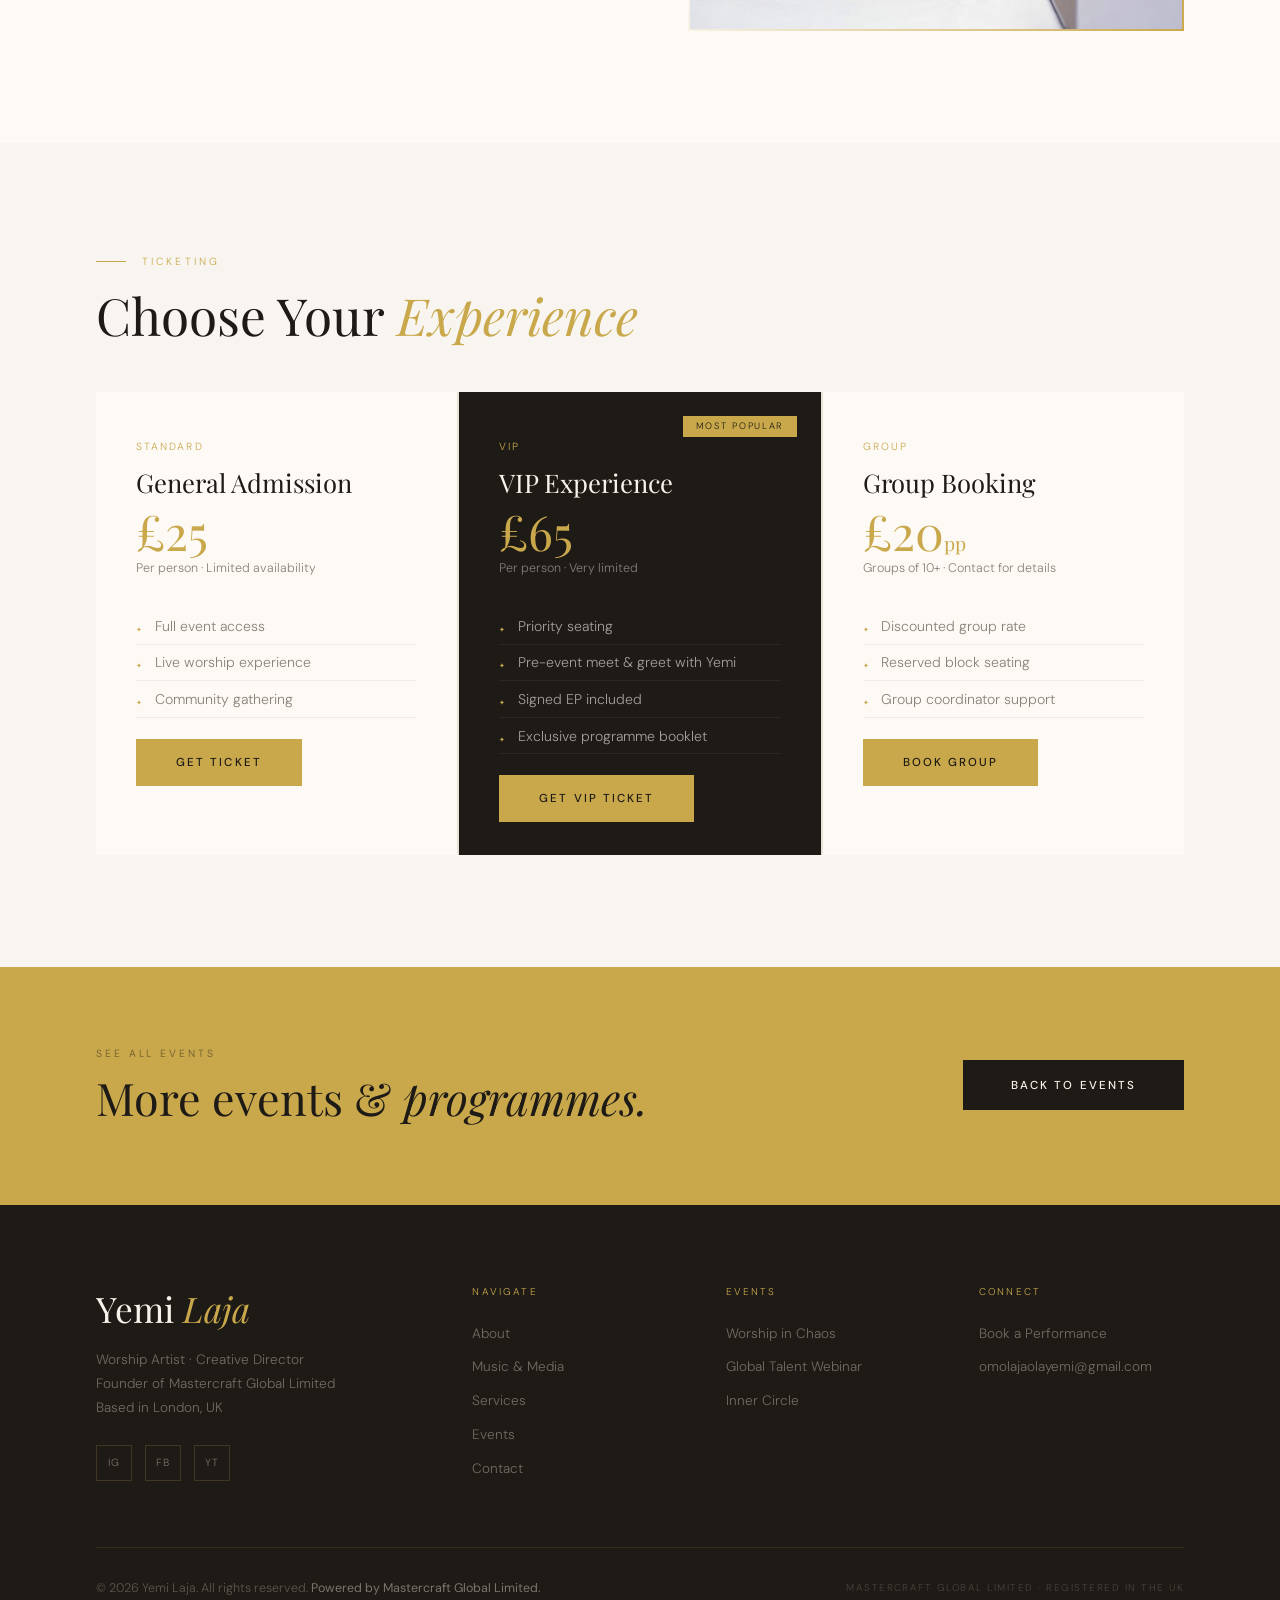
<file: events/worship-in-chaos/index.html>
<!DOCTYPE html>
<html lang="en">
<head>
<meta charset="UTF-8"><meta name="viewport" content="width=device-width, initial-scale=1.0">
<title>Worship in Chaos — Yemi Laja</title>
<link rel="preconnect" href="https://fonts.googleapis.com">
<link rel="preconnect" href="https://fonts.gstatic.com" crossorigin>
<link href="https://fonts.googleapis.com/css2?family=Playfair+Display:ital,wght@0,300;0,400;0,500;1,300;1,400&family=DM+Sans:wght@200;300;400;500&family=DM+Serif+Display:ital@0;1&display=swap" rel="stylesheet">
<link rel="stylesheet" href="../../style.css">
<style>
#event-hero { position:relative; min-height:100vh; display:flex; align-items:flex-end; overflow:hidden; background:var(--char); }
.eh-bg { position:absolute; inset:0; }
.eh-bg img { width:100%; height:100%; object-fit:cover; opacity:0.4; filter:sepia(15%); }
.eh-overlay { position:absolute; inset:0; background:linear-gradient(to top, rgba(14,14,26,0.98) 0%, rgba(14,14,26,0.55) 55%, rgba(14,14,26,0.15) 100%); }
.eh-grid { position:absolute; inset:0; background-image:repeating-linear-gradient(0deg,transparent,transparent 79px,rgba(201,168,76,0.04) 79px,rgba(201,168,76,0.04) 80px),repeating-linear-gradient(90deg,transparent,transparent 79px,rgba(201,168,76,0.04) 79px,rgba(201,168,76,0.04) 80px); }
.eh-content { position:relative; z-index:2; padding:0 6rem 6rem; max-width:900px; }
.eh-badge { display:inline-block; font-size:0.62rem; letter-spacing:0.25em; text-transform:uppercase; color:var(--char); background:var(--gold); padding:0.4rem 1rem; margin-bottom:2rem; }
.eh-title { font-family:'Playfair Display',serif; font-size:clamp(5rem,13vw,12rem); font-weight:300; line-height:0.85; letter-spacing:-0.02em; color:var(--cream); }
.eh-title em { font-style:italic; color:var(--gold); display:block; }
.eh-sub { font-size:0.82rem; letter-spacing:0.2em; text-transform:uppercase; color:rgba(250,248,245,0.5); margin:1.5rem 0 2.5rem; }
.eh-meta { display:flex; gap:3rem; flex-wrap:wrap; padding:2rem 0; border-top:1px solid rgba(201,168,76,0.2); border-bottom:1px solid rgba(201,168,76,0.2); margin-bottom:2.5rem; }
.em-label { font-size:0.6rem; letter-spacing:0.2em; text-transform:uppercase; color:rgba(250,248,245,0.4); margin-bottom:0.4rem; }
.em-val { font-family:'Playfair Display',serif; font-size:1.2rem; color:var(--gold); font-style:italic; }
#about-event { padding:7rem 6rem; background:var(--white); display:grid; grid-template-columns:1fr 1fr; gap:6rem; align-items:center; }
.ea-body { font-size:1rem; line-height:2; color:var(--mist); margin-bottom:1.5rem; }
.ea-img { position:relative; padding:2px; background:linear-gradient(135deg,var(--gold),transparent 50%,var(--gold)); }
.ea-img img { width:100%; display:block; filter:sepia(8%); }
#tickets { padding:7rem 6rem; background:var(--ivory); }
.tickets-grid { display:grid; grid-template-columns:repeat(3,1fr); gap:2px; background:var(--stone); margin-top:3rem; }
.ticket { background:var(--white); padding:3rem 2.5rem; position:relative; }
.ticket.featured { background:var(--char); }
.ticket.featured::before { content:'Most Popular'; position:absolute; top:1.5rem; right:1.5rem; font-size:0.58rem; letter-spacing:0.18em; text-transform:uppercase; color:var(--char); background:var(--gold); padding:0.3rem 0.8rem; }
.ticket-type { font-size:0.65rem; letter-spacing:0.2em; text-transform:uppercase; color:var(--gold); margin-bottom:0.8rem; }
.ticket-name { font-family:'Playfair Display',serif; font-size:1.6rem; font-weight:400; margin-bottom:0.5rem; }
.ticket.featured .ticket-name { color:var(--cream); }
.ticket-price { font-family:'Playfair Display',serif; font-size:3rem; font-weight:300; line-height:1; color:var(--gold); margin-bottom:0.3rem; }
.ticket-note { font-size:0.78rem; color:var(--mist); margin-bottom:2rem; }
.ticket.featured .ticket-note { color:rgba(250,248,245,0.45); }
.ticket-perks { list-style:none; margin-bottom:2rem; }
.ticket-perks li { font-size:0.88rem; color:var(--mist); padding:0.55rem 0; border-bottom:1px solid rgba(0,0,0,0.06); display:flex; gap:0.8rem; align-items:flex-start; }
.ticket.featured .ticket-perks li { color:rgba(250,248,245,0.6); border-bottom-color:rgba(255,255,255,0.06); }
.ticket-perks li::before { content:'✦'; color:var(--gold); font-size:0.45rem; margin-top:0.5rem; flex-shrink:0; }
@media(max-width:1024px){ .eh-content{padding:0 3rem 5rem;} #about-event{grid-template-columns:1fr;padding:5rem 3rem;gap:3rem;} #tickets{padding:5rem 3rem;} .tickets-grid{grid-template-columns:1fr;} }
@media(max-width:767px){ .eh-content{padding:0 1.5rem 4rem;} .eh-title{font-size:clamp(3.5rem,16vw,6rem);} .eh-meta{flex-wrap:wrap;gap:1.2rem;} #about-event,#tickets{padding-left:1.5rem!important;padding-right:1.5rem!important;} }
</style>
</head>
<body>
<div class="mob-nav" id="mobNav"><button class="mob-close" onclick="closeMobNav()">✕</button><a href="/">Home</a><a href="/about/">About</a><a href="/music/">Music & Media</a><a href="/services/">Services</a><a href="/events/">Events</a><a href="/contact/">Contact</a></div>
<nav id="nav">
  <a href="/" class="nav-logo">Yemi <em>Laja</em></a>
  <ul class="nav-links"><li><a href="/about/">About</a></li><li><a href="/music/">Music & Media</a></li><li><a href="/services/">Services</a></li><li><a href="/events/" style="color:var(--gold)">Events</a></li><li><a href="/contact/">Contact</a></li></ul>
  <a href="#tickets" class="nav-book">Get Tickets</a>
  <div class="nav-ham" onclick="openMobNav()"><span></span><span></span><span></span></div>
</nav>

<section id="event-hero">
  <div class="eh-bg"><img src="../../photos/yemi-05.png" alt="Worship in Chaos"></div>
  <div class="eh-overlay"></div>
  <div class="eh-grid"></div>
  <div class="eh-content">
    <span class="eh-badge">Signature Event · 2025</span>
    <h1 class="eh-title">Worship<em>in Chaos</em></h1>
    <p class="eh-sub">A Night of Worship · Faith · Community</p>
    <div class="eh-meta">
      <div><div class="em-label">Date</div><div class="em-val">July 25th 2026</div></div>
      <div><div class="em-label">Location</div><div class="em-val">London, UK</div></div>
      <div><div class="em-label">Format</div><div class="em-val">Live Worship Experience</div></div>
      <div><div class="em-label">Tickets</div><div class="em-val">Available Now</div></div>
    </div>
    <a href="#tickets" class="cta-primary">Get Your Ticket</a>
  </div>
</section>

<section id="about-event">
  <div class="reveal rd1">
    <p class="section-label">About the Event</p>
    <h2 class="section-heading" style="color:var(--char);margin-bottom:1.5rem;">When the World is Loud, <em>We Gather.</em></h2>
    <p class="ea-body">Worship in Chaos is more than a concert. It is a live worship experience that creates space for stillness, encounter, and transformation in the middle of an increasingly noisy world.</p>
    <p class="ea-body">Yemi leads the room through music, spoken word, and moments of raw communal prayer — creating an atmosphere that cuts through distraction and meets people exactly where they are.</p>
    <p class="ea-body">This is not just an event. It is a movement. And everyone is welcome.</p>
    <a href="#tickets" class="cta-primary">Secure Your Place</a>
  </div>
  <div class="ea-img reveal">
    <img src="../../photos/yemi-08.png" alt="Worship in Chaos">
  </div>
</section>

<section id="tickets">
  <div class="reveal"><p class="section-label">Ticketing</p><h2 class="section-heading" style="color:var(--char);">Choose Your <em>Experience</em></h2></div>
  <div class="tickets-grid">
    <div class="ticket reveal rd1">
      <div class="ticket-type">Standard</div><div class="ticket-name">General Admission</div>
      <div class="ticket-price">£25</div><div class="ticket-note">Per person · Limited availability</div>
      <ul class="ticket-perks"><li>Full event access</li><li>Live worship experience</li><li>Community gathering</li></ul>
      <a href="/contact/#inquiry" class="cta-primary">Get Ticket</a>
    </div>
    <div class="ticket featured reveal rd2">
      <div class="ticket-type">VIP</div><div class="ticket-name">VIP Experience</div>
      <div class="ticket-price">£65</div><div class="ticket-note">Per person · Very limited</div>
      <ul class="ticket-perks"><li>Priority seating</li><li>Pre-event meet & greet with Yemi</li><li>Signed EP included</li><li>Exclusive programme booklet</li></ul>
      <a href="/contact/#inquiry" class="cta-primary">Get VIP Ticket</a>
    </div>
    <div class="ticket reveal rd3">
      <div class="ticket-type">Group</div><div class="ticket-name">Group Booking</div>
      <div class="ticket-price">£20<span style="font-size:1.2rem">pp</span></div><div class="ticket-note">Groups of 10+ · Contact for details</div>
      <ul class="ticket-perks"><li>Discounted group rate</li><li>Reserved block seating</li><li>Group coordinator support</li></ul>
      <a href="/contact/#inquiry" class="cta-primary">Book Group</a>
    </div>
  </div>
</section>

<div id="cta-band" class="reveal"><div class="cta-band-text"><p class="cta-band-eyebrow">See all events</p><h2 class="cta-band-heading">More events &amp; <em>programmes.</em></h2></div><a href="/events/" class="cta-dark">Back to Events</a></div>

<footer><div class="footer-top"><div><div class="footer-brand-name">Yemi <em>Laja</em></div><p class="footer-tagline">Worship Artist · Creative Director<br>Founder of Mastercraft Global Limited<br>Based in London, UK</p><div class="footer-socials"><a href="https://www.instagram.com/yemi_laja/" class="footer-social">IG</a><a href="https://www.facebook.com/omolaja.olayemi.5/" class="footer-social">FB</a><a href="https://www.youtube.com/channel/UC3ddBQKgWxhFjno4_jDT34g" class="footer-social">YT</a></div></div><div><p class="footer-col-title">Navigate</p><ul class="footer-links"><li><a href="/about/">About</a></li><li><a href="/music/">Music & Media</a></li><li><a href="/services/">Services</a></li><li><a href="/events/">Events</a></li><li><a href="/contact/">Contact</a></li></ul></div><div><p class="footer-col-title">Events</p><ul class="footer-links"><li><a href="/events/worship-in-chaos/">Worship in Chaos</a></li><li><a href="/events/global-talent-webinar/">Global Talent Webinar</a></li><li><a href="/events/inner-circle/">Inner Circle</a></li></ul></div><div><p class="footer-col-title">Connect</p><ul class="footer-links"><li><a href="/contact/#booking">Book a Performance</a></li><li><a href="mailto:omolajaolayemi@gmail.com">omolajaolayemi@gmail.com</a></li></ul></div></div><div class="footer-bottom"><p class="footer-legal">© 2026 Yemi Laja. All rights reserved. <strong>Powered by Mastercraft Global Limited.</strong></p><p class="footer-mc">Mastercraft Global Limited · Registered in the UK</p></div></footer>
<script>
const nav=document.getElementById('nav');
window.addEventListener('scroll',()=>nav.classList.toggle('scrolled',window.scrollY>60));
function openMobNav(){document.getElementById("mobNav").classList.add("open");} function closeMobNav(){document.getElementById("mobNav").classList.remove("open");}
const obs=new IntersectionObserver(e=>e.forEach(x=>{if(x.isIntersecting)x.target.classList.add("visible");}),{threshold:0.12}); document.querySelectorAll(".reveal").forEach(el=>obs.observe(el));
</script>
</body></html>
</file>
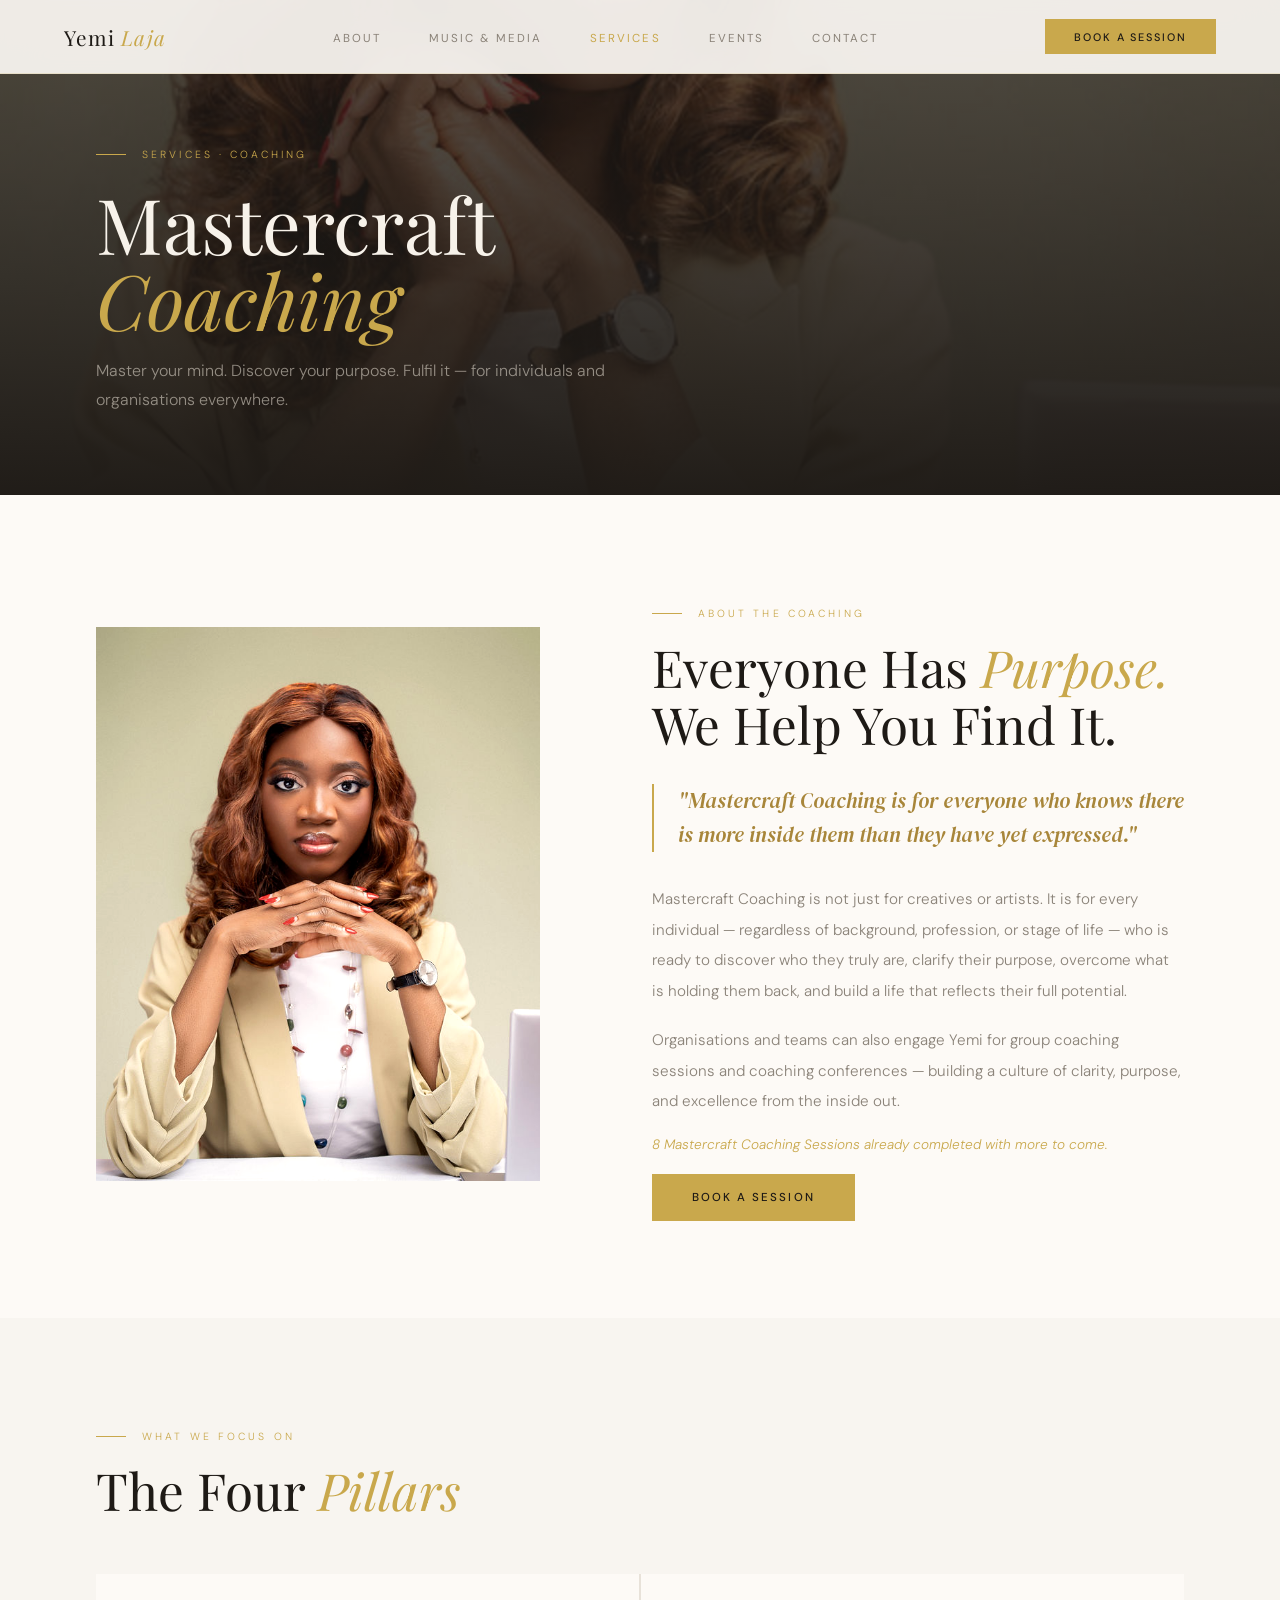
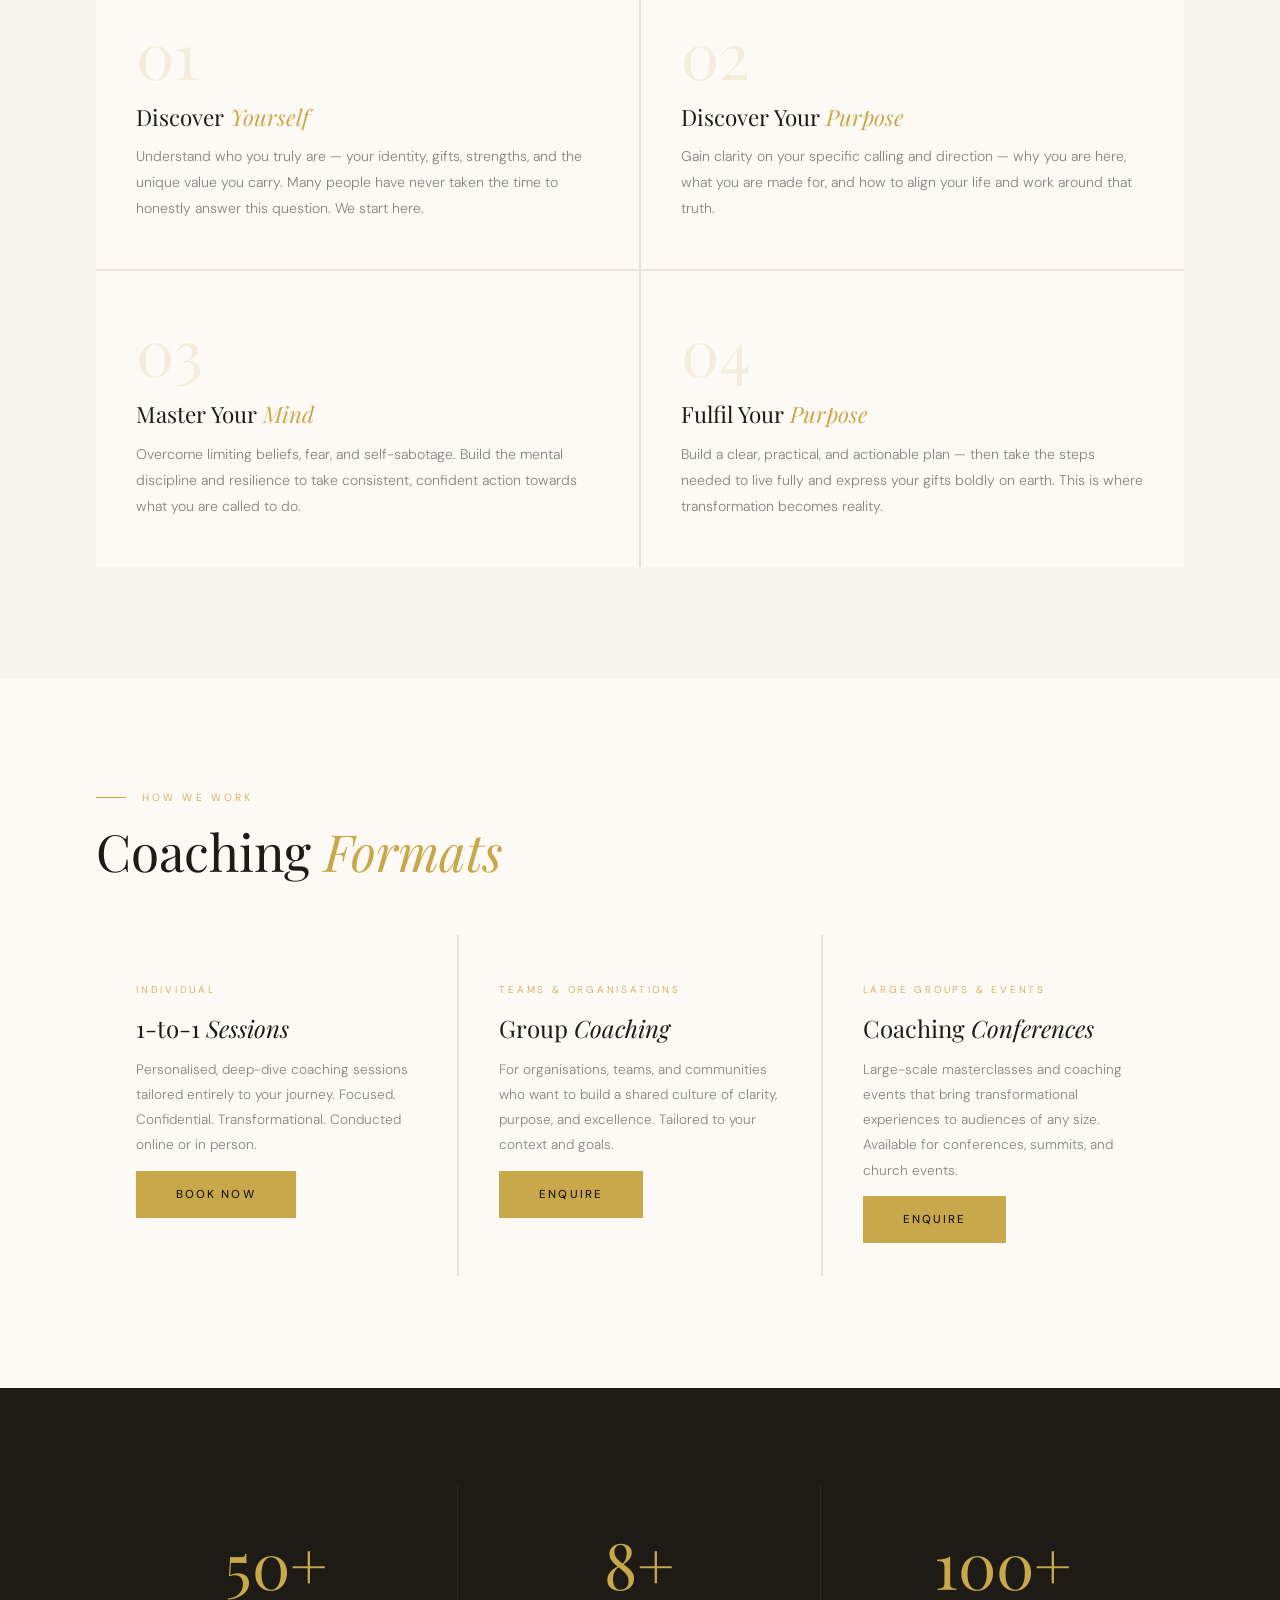
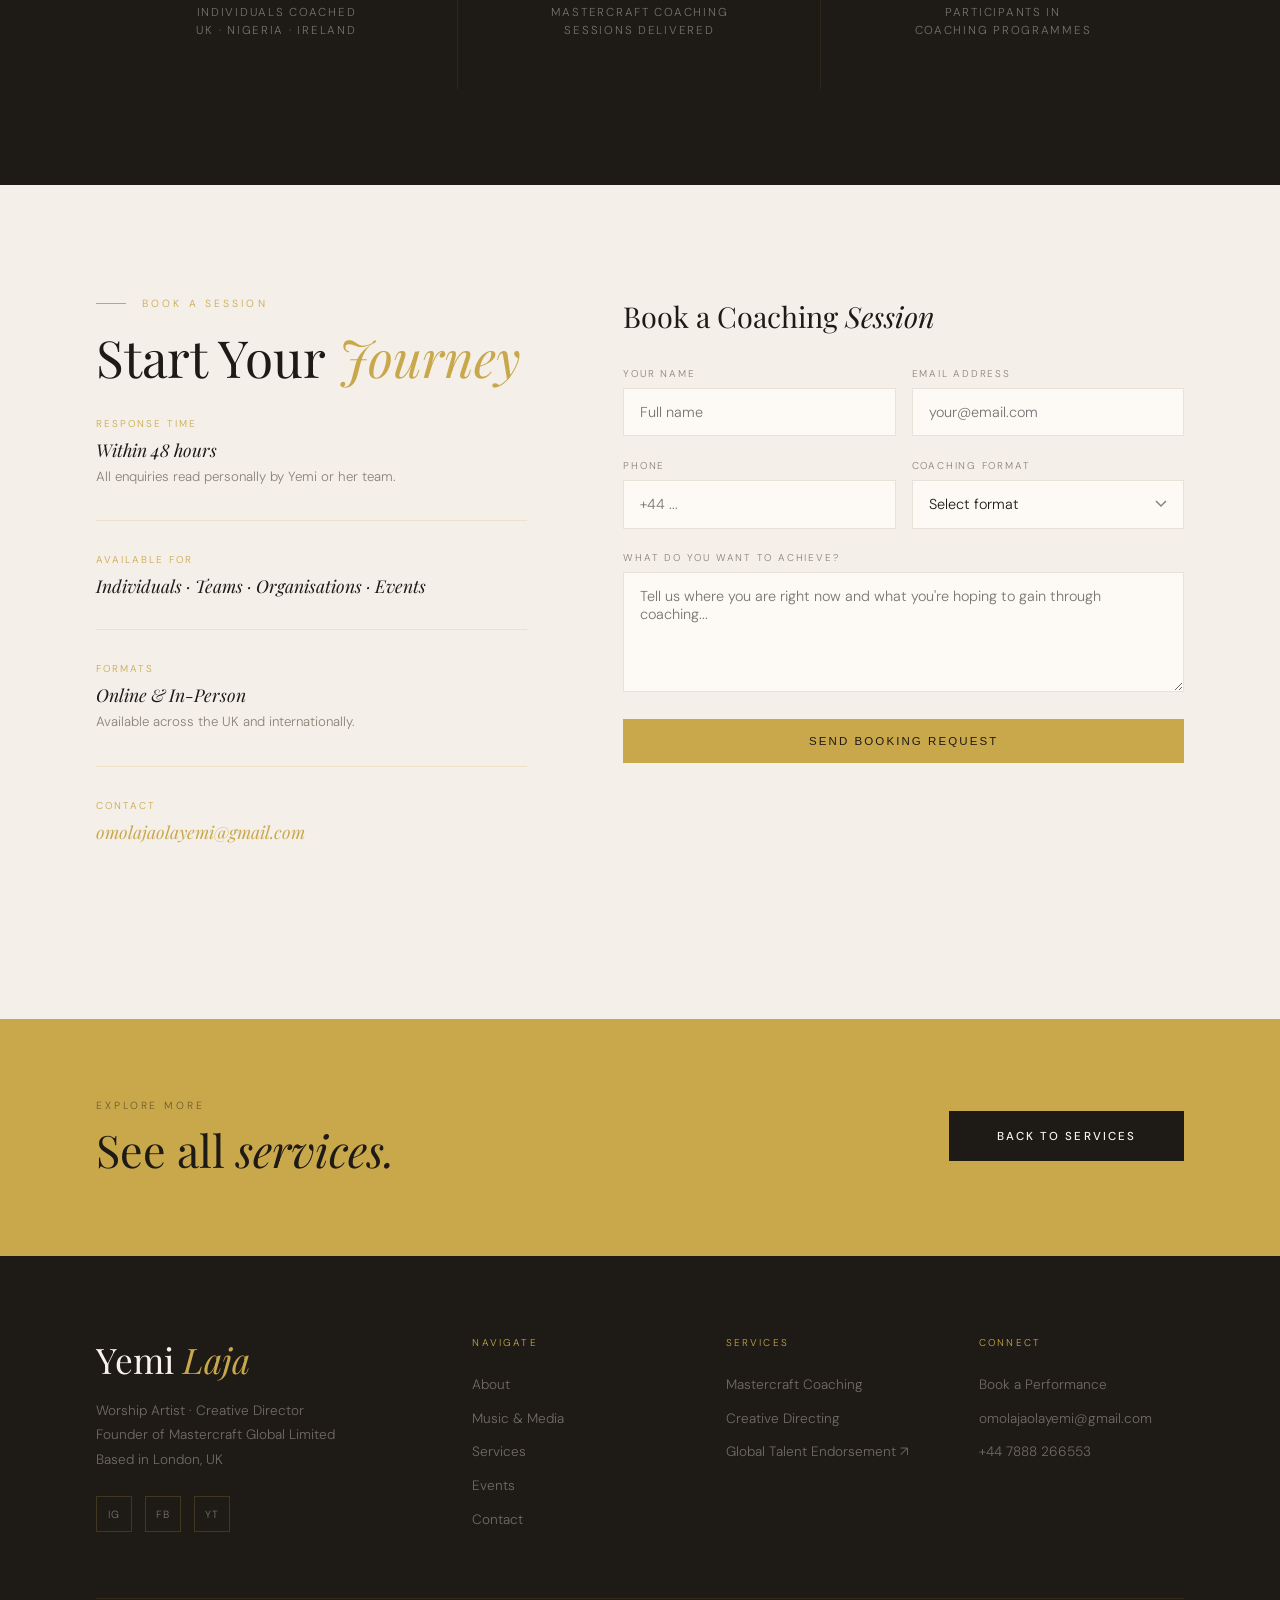
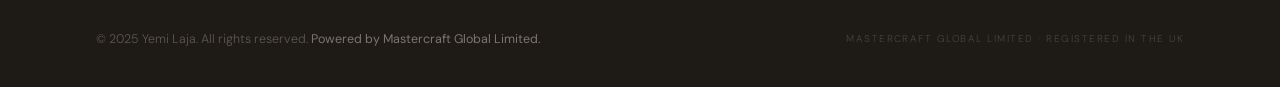
<file: services/coaching/index.html>
<!DOCTYPE html>
<html lang="en">
<head>
<meta charset="UTF-8"><meta name="viewport" content="width=device-width, initial-scale=1.0">
<title>Mastercraft Coaching — Yemi Laja</title>
<link rel="preconnect" href="https://fonts.googleapis.com">
<link rel="preconnect" href="https://fonts.gstatic.com" crossorigin>
<link href="https://fonts.googleapis.com/css2?family=Playfair+Display:ital,wght@0,300;0,400;0,500;1,300;1,400&family=DM+Sans:wght@200;300;400;500&family=DM+Serif+Display:ital@0;1&display=swap" rel="stylesheet">
<link rel="stylesheet" href="../../style.css">
<style>
#intro { padding:7rem 6rem; background:var(--white); display:grid; grid-template-columns:1fr 1.2fr; gap:7rem; align-items:center; }
#intro img { width:100%; filter:sepia(8%) contrast(1.05); }
.body-p { font-size:0.95rem; line-height:2; color:var(--mist); margin-bottom:1.2rem; }
.quote { font-family:'DM Serif Display',serif; font-style:italic; font-size:1.3rem; line-height:1.65; color:var(--gold-dim); border-left:2px solid var(--gold); padding-left:1.5rem; margin:2rem 0; }
#pillars { padding:7rem 6rem; background:var(--ivory); }
.pillars-grid { display:grid; grid-template-columns:repeat(2,1fr); gap:2px; background:var(--stone); margin-top:3.5rem; }
.pillar { background:var(--white); padding:3rem 2.5rem; }
.pillar-num { font-family:'Playfair Display',serif; font-size:4rem; font-weight:300; color:rgba(201,168,76,0.15); line-height:1; margin-bottom:1rem; }
.pillar-title { font-family:'Playfair Display',serif; font-size:1.4rem; font-weight:400; color:var(--char); margin-bottom:0.7rem; }
.pillar-title em { font-style:italic; color:var(--gold); }
.pillar-body { font-size:0.88rem; line-height:1.85; color:var(--mist); }
#formats { padding:7rem 6rem; background:var(--white); }
.formats-grid { display:grid; grid-template-columns:repeat(3,1fr); gap:2px; background:var(--stone); margin-top:3.5rem; }
.format { background:var(--white); padding:3rem 2.5rem; position:relative; overflow:hidden; }
.format::after { content:''; position:absolute; bottom:0; left:0; width:100%; height:2px; background:var(--gold); transform:scaleX(0); transform-origin:left; transition:transform 0.4s; }
.format:hover::after { transform:scaleX(1); }
.format-icon { font-size:0.62rem; letter-spacing:0.28em; text-transform:uppercase; color:var(--gold); margin-bottom:1rem; }
.format-title { font-family:'Playfair Display',serif; font-size:1.5rem; font-weight:300; color:var(--char); margin-bottom:0.8rem; }
.format-title em { font-style:italic; }
.format-body { font-size:0.85rem; line-height:1.85; color:var(--mist); margin-bottom:1.5rem; }
#impact { padding:6rem 6rem; background:var(--char); display:grid; grid-template-columns:repeat(3,1fr); gap:1px; }
.impact-item { padding:3rem; text-align:center; border-right:1px solid rgba(201,168,76,0.1); }
.impact-item:last-child { border-right:none; }
.impact-num { font-family:'Playfair Display',serif; font-size:4rem; font-weight:300; color:var(--gold); line-height:1; margin-bottom:0.5rem; }
.impact-label { font-size:0.72rem; letter-spacing:0.15em; text-transform:uppercase; color:rgba(250,248,245,0.4); line-height:1.6; }
#book { padding:7rem 6rem; background:var(--linen); display:grid; grid-template-columns:1fr 1.3fr; gap:6rem; }
.book-info-item { margin-bottom:2rem; padding-bottom:2rem; border-bottom:1px solid var(--border); }
.book-info-item:last-child { border-bottom:none; }
.book-label { font-size:0.62rem; letter-spacing:0.2em; text-transform:uppercase; color:var(--gold); margin-bottom:0.5rem; }
.book-val { font-family:'Playfair Display',serif; font-size:1.1rem; color:var(--char); font-style:italic; }
.book-sub { font-size:0.83rem; color:var(--mist); margin-top:0.3rem; line-height:1.7; }
.form-group { margin-bottom:1.4rem; }
.form-label { font-size:0.62rem; letter-spacing:0.18em; text-transform:uppercase; color:var(--mist); display:block; margin-bottom:0.5rem; }
.form-input,.form-select,.form-textarea { width:100%; background:var(--white); border:1px solid var(--stone); color:var(--char); font-family:'DM Sans',sans-serif; font-size:0.9rem; font-weight:300; padding:0.9rem 1rem; outline:none; transition:border-color 0.3s; }
.form-input:focus,.form-select:focus,.form-textarea:focus { border-color:var(--gold); }
.form-textarea { min-height:120px; resize:vertical; }
.form-select { background-image:url("data:image/svg+xml,%3Csvg xmlns='http://www.w3.org/2000/svg' width='12' height='8' viewBox='0 0 12 8'%3E%3Cpath d='M1 1l5 5 5-5' stroke='%238A8278' stroke-width='1.5' fill='none'/%3E%3C/svg%3E"); background-repeat:no-repeat; background-position:right 1rem center; padding-right:2.5rem; appearance:none; }
.form-row { display:grid; grid-template-columns:1fr 1fr; gap:1rem; }
@media(max-width:1024px){ #intro,#book{grid-template-columns:1fr;padding:5rem 3rem;gap:3rem;} #pillars,#formats,#impact{padding:5rem 3rem;} .pillars-grid,.formats-grid{grid-template-columns:1fr;} #impact{grid-template-columns:1fr;} .impact-item{border-right:none!important;border-bottom:1px solid rgba(201,168,76,0.1);} .impact-item:last-child{border-bottom:none;} }
@media(max-width:767px){ #intro,#pillars,#formats,#book{padding-left:1.5rem!important;padding-right:1.5rem!important;} .form-row{grid-template-columns:1fr;} }
</style>
</head>
<body>
<div class="mob-nav" id="mobNav"><button class="mob-close" onclick="closeMobNav()">✕</button><a href="/">Home</a><a href="/about/">About</a><a href="/music/">Music & Media</a><a href="/services/">Services</a><a href="/events/">Events</a><a href="/contact/">Contact</a></div>
<nav id="nav" class="scrolled">
  <a href="/" class="nav-logo" style="color:var(--char)">Yemi <em>Laja</em></a>
  <ul class="nav-links"><li><a href="/about/">About</a></li><li><a href="/music/">Music & Media</a></li><li><a href="/services/" style="color:var(--gold)">Services</a></li><li><a href="/events/">Events</a></li><li><a href="/contact/">Contact</a></li></ul>
  <a href="#book" class="nav-book">Book a Session</a>
  <div class="nav-ham" onclick="openMobNav()"><span></span><span></span><span></span></div>
</nav>

<section class="page-hero">
  <div class="page-hero-bg"><img src="../../photos/yemi-08.png" alt="Mastercraft Coaching"></div>
  <div class="page-hero-overlay"></div>
  <div class="page-hero-content">
    <p class="page-eyebrow">Services · Coaching</p>
    <h1 class="page-title">Mastercraft <em>Coaching</em></h1>
    <p class="page-subtitle">Master your mind. Discover your purpose. Fulfil it — for individuals and organisations everywhere.</p>
  </div>
</section>

<section id="intro">
  <div class="reveal"><img src="../../photos/yemi-09.png" alt="Yemi Laja Coaching"></div>
  <div class="reveal rd1">
    <p class="section-label">About the Coaching</p>
    <h2 class="section-heading" style="color:var(--char);margin-bottom:1.5rem;">Everyone Has <em>Purpose.</em><br>We Help You Find It.</h2>
    <blockquote class="quote">"Mastercraft Coaching is for everyone who knows there is more inside them than they have yet expressed."</blockquote>
    <p class="body-p">Mastercraft Coaching is not just for creatives or artists. It is for every individual — regardless of background, profession, or stage of life — who is ready to discover who they truly are, clarify their purpose, overcome what is holding them back, and build a life that reflects their full potential.</p>
    <p class="body-p">Organisations and teams can also engage Yemi for group coaching sessions and coaching conferences — building a culture of clarity, purpose, and excellence from the inside out.</p>
    <p style="font-size:0.85rem;color:var(--gold);font-style:italic;margin-bottom:2rem;">8 Mastercraft Coaching Sessions already completed with more to come.</p>
    <a href="#book" class="cta-primary">Book a Session</a>
  </div>
</section>

<section id="pillars">
  <div class="reveal">
    <p class="section-label">What We Focus On</p>
    <h2 class="section-heading" style="color:var(--char);">The Four <em>Pillars</em></h2>
  </div>
  <div class="pillars-grid">
    <div class="pillar reveal rd1"><div class="pillar-num">01</div><div class="pillar-title">Discover <em>Yourself</em></div><p class="pillar-body">Understand who you truly are — your identity, gifts, strengths, and the unique value you carry. Many people have never taken the time to honestly answer this question. We start here.</p></div>
    <div class="pillar reveal rd2"><div class="pillar-num">02</div><div class="pillar-title">Discover Your <em>Purpose</em></div><p class="pillar-body">Gain clarity on your specific calling and direction — why you are here, what you are made for, and how to align your life and work around that truth.</p></div>
    <div class="pillar reveal rd1"><div class="pillar-num">03</div><div class="pillar-title">Master Your <em>Mind</em></div><p class="pillar-body">Overcome limiting beliefs, fear, and self-sabotage. Build the mental discipline and resilience to take consistent, confident action towards what you are called to do.</p></div>
    <div class="pillar reveal rd2"><div class="pillar-num">04</div><div class="pillar-title">Fulfil Your <em>Purpose</em></div><p class="pillar-body">Build a clear, practical, and actionable plan — then take the steps needed to live fully and express your gifts boldly on earth. This is where transformation becomes reality.</p></div>
  </div>
</section>

<section id="formats">
  <div class="reveal">
    <p class="section-label">How We Work</p>
    <h2 class="section-heading" style="color:var(--char);">Coaching <em>Formats</em></h2>
  </div>
  <div class="formats-grid">
    <div class="format reveal rd1">
      <div class="format-icon">Individual</div>
      <div class="format-title">1-to-1 <em>Sessions</em></div>
      <p class="format-body">Personalised, deep-dive coaching sessions tailored entirely to your journey. Focused. Confidential. Transformational. Conducted online or in person.</p>
      <a href="#book" class="cta-primary">Book Now</a>
    </div>
    <div class="format reveal rd2">
      <div class="format-icon">Teams & Organisations</div>
      <div class="format-title">Group <em>Coaching</em></div>
      <p class="format-body">For organisations, teams, and communities who want to build a shared culture of clarity, purpose, and excellence. Tailored to your context and goals.</p>
      <a href="/contact/#inquiry" class="cta-primary">Enquire</a>
    </div>
    <div class="format reveal rd3">
      <div class="format-icon">Large Groups & Events</div>
      <div class="format-title">Coaching <em>Conferences</em></div>
      <p class="format-body">Large-scale masterclasses and coaching events that bring transformational experiences to audiences of any size. Available for conferences, summits, and church events.</p>
      <a href="/contact/#inquiry" class="cta-primary">Enquire</a>
    </div>
  </div>
</section>

<section id="impact">
  <div class="impact-item reveal"><div class="impact-num">50+</div><div class="impact-label">Individuals Coached<br>UK · Nigeria · Ireland</div></div>
  <div class="impact-item reveal rd1"><div class="impact-num">8+</div><div class="impact-label">Mastercraft Coaching<br>Sessions Delivered</div></div>
  <div class="impact-item reveal rd2"><div class="impact-num">100+</div><div class="impact-label">Participants in<br>Coaching Programmes</div></div>
</section>

<section id="book">
  <div class="reveal">
    <p class="section-label">Book a Session</p>
    <h2 class="section-heading" style="color:var(--char);margin-bottom:2rem;">Start Your <em>Journey</em></h2>
    <div class="book-info-item"><div class="book-label">Response Time</div><div class="book-val">Within 48 hours</div><div class="book-sub">All enquiries read personally by Yemi or her team.</div></div>
    <div class="book-info-item"><div class="book-label">Available For</div><div class="book-val">Individuals · Teams · Organisations · Events</div></div>
    <div class="book-info-item"><div class="book-label">Formats</div><div class="book-val">Online & In-Person</div><div class="book-sub">Available across the UK and internationally.</div></div>
    <div class="book-info-item"><div class="book-label">Contact</div><div class="book-val"><a href="mailto:omolajaolayemi@gmail.com" style="color:var(--gold);text-decoration:none;">omolajaolayemi@gmail.com</a></div></div>
  </div>
  <div class="reveal rd1">
    <h3 style="font-family:'Playfair Display',serif;font-size:1.8rem;font-weight:300;color:var(--char);margin-bottom:2rem;">Book a Coaching <em>Session</em></h3>
    <div class="form-row"><div class="form-group"><label class="form-label">Your Name</label><input type="text" class="form-input" placeholder="Full name"></div><div class="form-group"><label class="form-label">Email Address</label><input type="email" class="form-input" placeholder="your@email.com"></div></div>
    <div class="form-row"><div class="form-group"><label class="form-label">Phone</label><input type="tel" class="form-input" placeholder="+44 ..."></div><div class="form-group"><label class="form-label">Coaching Format</label><select class="form-select"><option value="">Select format</option><option>1-to-1 Session</option><option>Group Coaching</option><option>Coaching Conference / Event</option></select></div></div>
    <div class="form-group"><label class="form-label">What do you want to achieve?</label><textarea class="form-textarea" placeholder="Tell us where you are right now and what you're hoping to gain through coaching..."></textarea></div>
    <button onclick="this.textContent='Request Sent ✓';this.disabled=true;this.style.background='var(--gold-dim)';" class="cta-primary" style="border:none;cursor:pointer;width:100%;text-align:center;">Send Booking Request</button>
  </div>
</section>

<div id="cta-band" class="reveal"><div class="cta-band-text"><p class="cta-band-eyebrow">Explore more</p><h2 class="cta-band-heading">See all <em>services.</em></h2></div><a href="/services/" class="cta-dark">Back to Services</a></div>

<footer><div class="footer-top"><div><div class="footer-brand-name">Yemi <em>Laja</em></div><p class="footer-tagline">Worship Artist · Creative Director<br>Founder of Mastercraft Global Limited<br>Based in London, UK</p><div class="footer-socials"><a href="https://www.instagram.com/yemi_laja/" class="footer-social">IG</a><a href="https://www.facebook.com/omolaja.olayemi.5/" class="footer-social">FB</a><a href="https://www.youtube.com/channel/UC3ddBQKgWxhFjno4_jDT34g" class="footer-social">YT</a></div></div><div><p class="footer-col-title">Navigate</p><ul class="footer-links"><li><a href="/about/">About</a></li><li><a href="/music/">Music & Media</a></li><li><a href="/services/">Services</a></li><li><a href="/events/">Events</a></li><li><a href="/contact/">Contact</a></li></ul></div><div><p class="footer-col-title">Services</p><ul class="footer-links"><li><a href="/services/coaching/">Mastercraft Coaching</a></li><li><a href="/services/directing/">Creative Directing</a></li><li><a href="https://mastercraftglobal.com" target="_blank">Global Talent Endorsement ↗</a></li></ul></div><div><p class="footer-col-title">Connect</p><ul class="footer-links"><li><a href="/contact/#booking">Book a Performance</a></li><li><a href="mailto:omolajaolayemi@gmail.com">omolajaolayemi@gmail.com</a></li><li><a href="tel:+447888266553">+44 7888 266553</a></li></ul></div></div><div class="footer-bottom"><p class="footer-legal">© 2025 Yemi Laja. All rights reserved. <strong>Powered by Mastercraft Global Limited.</strong></p><p class="footer-mc">Mastercraft Global Limited · Registered in the UK</p></div></footer>
<script>function openMobNav(){document.getElementById("mobNav").classList.add("open");} function closeMobNav(){document.getElementById("mobNav").classList.remove("open");} const obs=new IntersectionObserver(e=>e.forEach(x=>{if(x.isIntersecting)x.target.classList.add("visible");}),{threshold:0.12}); document.querySelectorAll(".reveal").forEach(el=>obs.observe(el));</script>
</body></html>
</file>
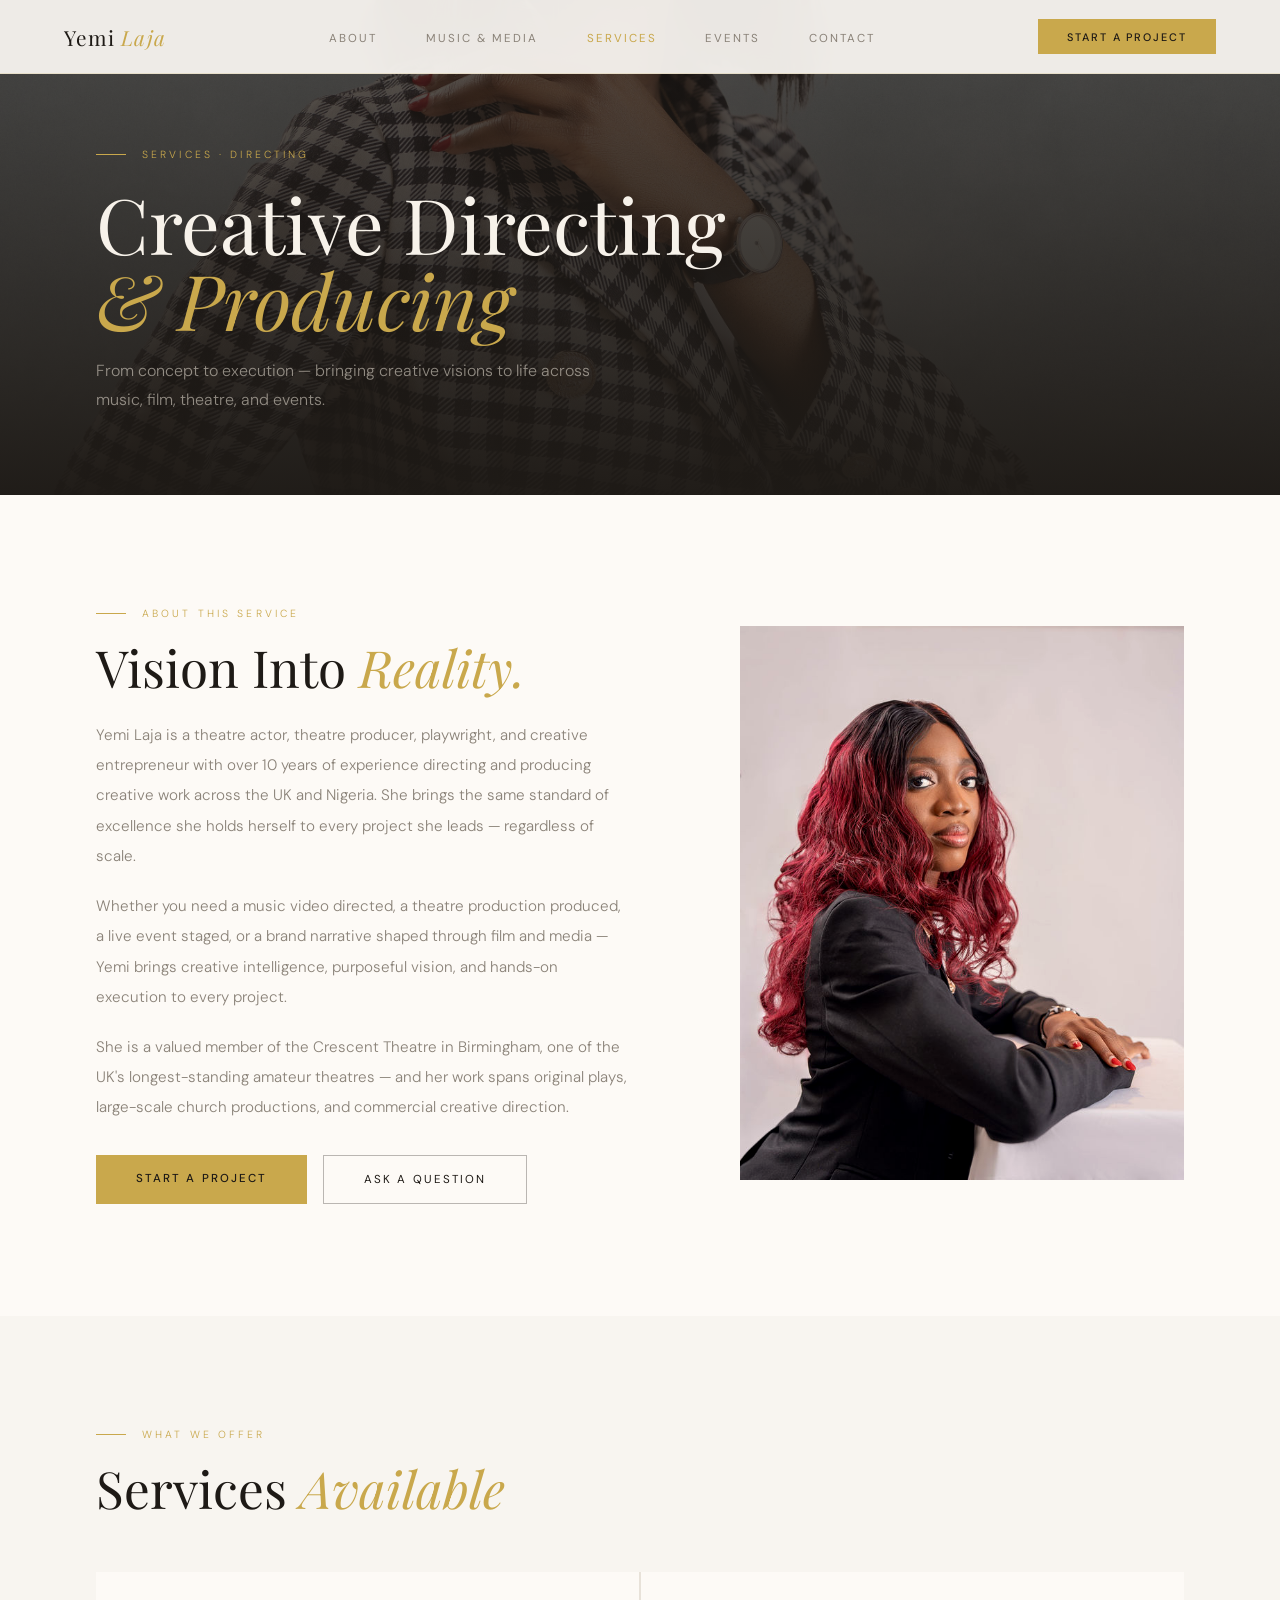
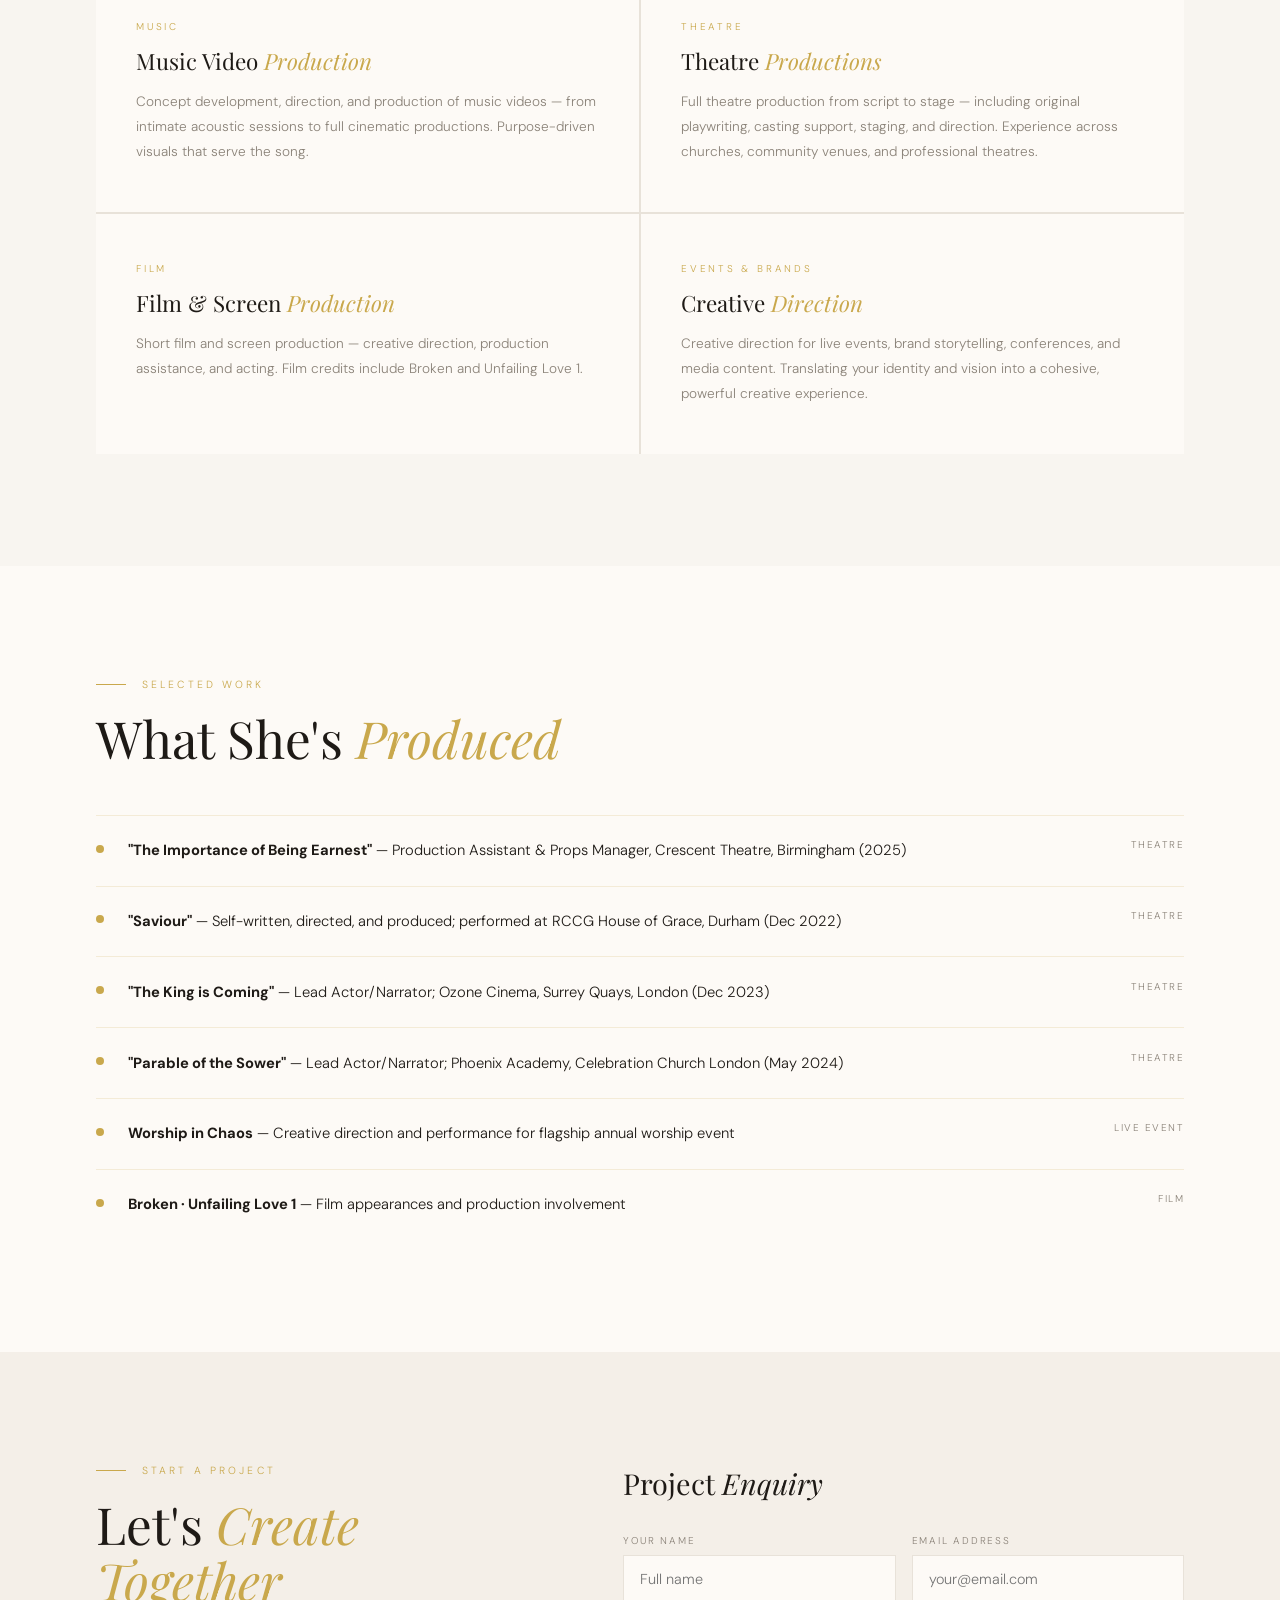
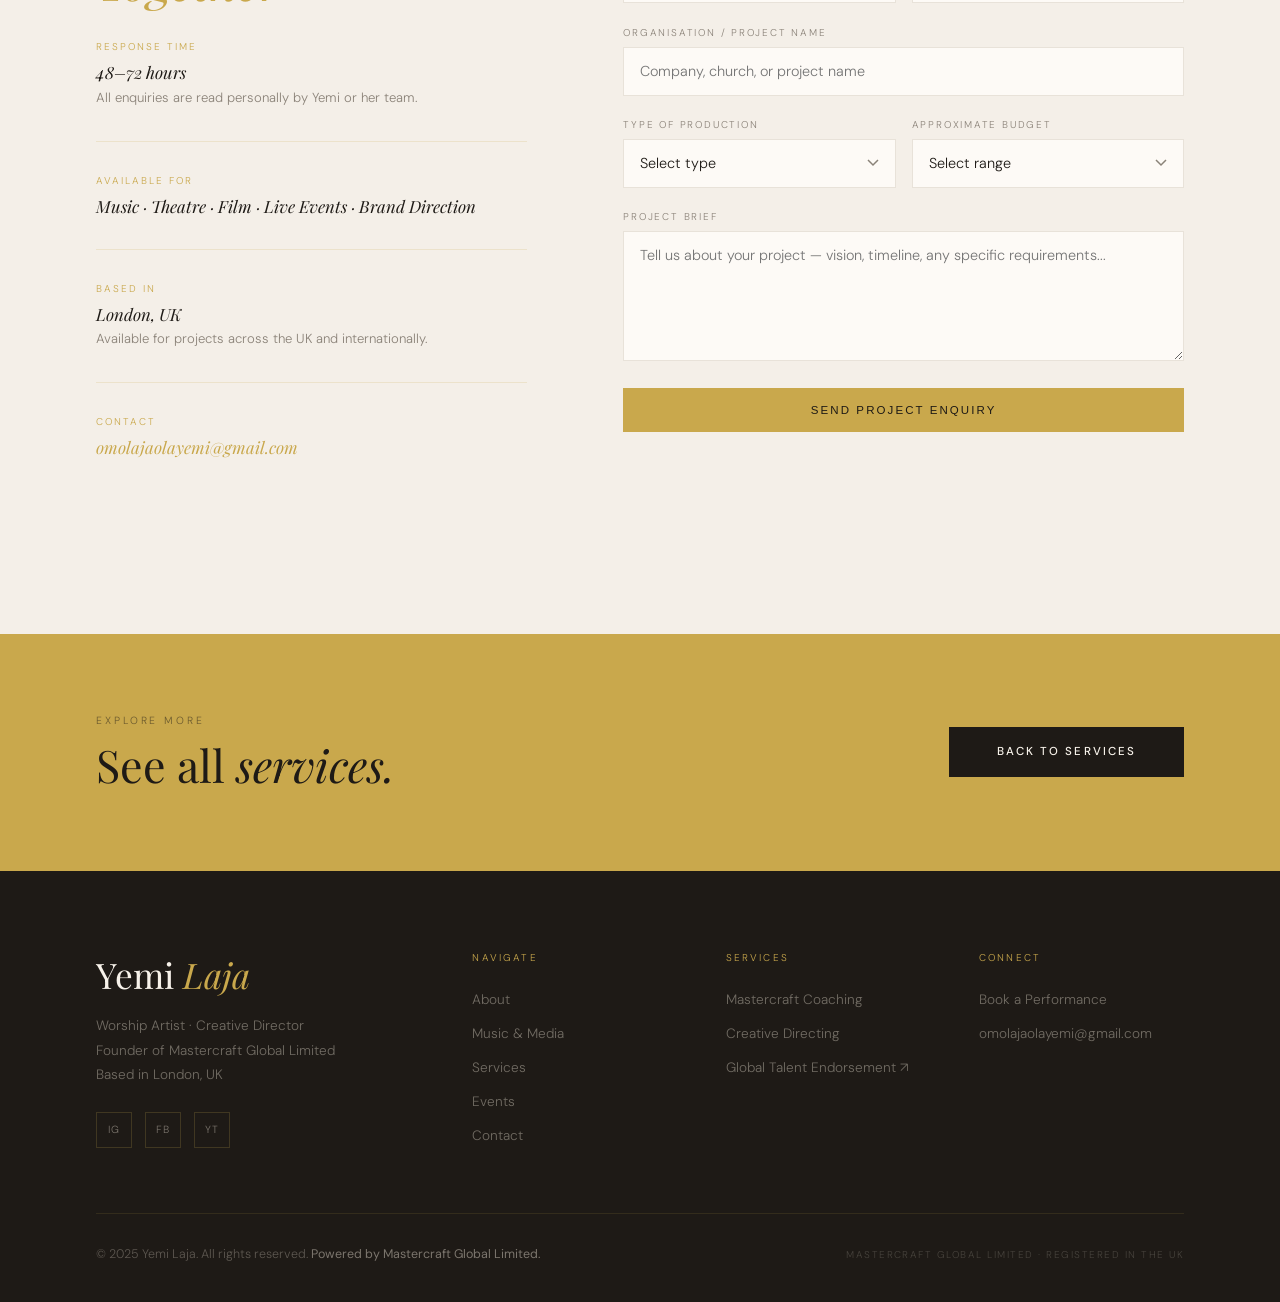
<file: services/directing/index.html>
<!DOCTYPE html>
<html lang="en">
<head>
<meta charset="UTF-8"><meta name="viewport" content="width=device-width, initial-scale=1.0">
<title>Creative Directing & Producing — Yemi Laja</title>
<link rel="preconnect" href="https://fonts.googleapis.com">
<link rel="preconnect" href="https://fonts.gstatic.com" crossorigin>
<link href="https://fonts.googleapis.com/css2?family=Playfair+Display:ital,wght@0,300;0,400;0,500;1,300;1,400&family=DM+Sans:wght@200;300;400;500&family=DM+Serif+Display:ital@0;1&display=swap" rel="stylesheet">
<link rel="stylesheet" href="../../style.css">
<style>
#intro { padding:7rem 6rem; background:var(--white); display:grid; grid-template-columns:1.2fr 1fr; gap:7rem; align-items:center; }
#intro img { width:100%; filter:sepia(8%) contrast(1.05); }
.body-p { font-size:0.95rem; line-height:2; color:var(--mist); margin-bottom:1.2rem; }
#offerings { padding:7rem 6rem; background:var(--ivory); }
.offerings-grid { display:grid; grid-template-columns:repeat(2,1fr); gap:2px; background:var(--stone); margin-top:3.5rem; }
.offering { background:var(--white); padding:3rem 2.5rem; }
.offering-label { font-size:0.62rem; letter-spacing:0.28em; text-transform:uppercase; color:var(--gold); margin-bottom:0.8rem; }
.offering-title { font-family:'Playfair Display',serif; font-size:1.4rem; font-weight:300; color:var(--char); margin-bottom:0.8rem; }
.offering-title em { font-style:italic; color:var(--gold); }
.offering-body { font-size:0.85rem; line-height:1.85; color:var(--mist); }
#highlights { padding:7rem 6rem; background:var(--white); }
.hl-list { list-style:none; margin-top:3rem; }
.hl-item { display:flex; gap:1.5rem; align-items:flex-start; padding:1.4rem 0; border-bottom:1px solid var(--border); }
.hl-item:first-child { border-top:1px solid var(--border); }
.hl-dot { width:8px; height:8px; background:var(--gold); border-radius:50%; flex-shrink:0; margin-top:0.4rem; }
.hl-text { font-size:0.92rem; color:var(--char); line-height:1.7; }
.hl-tag { font-size:0.62rem; letter-spacing:0.15em; text-transform:uppercase; color:var(--mist); margin-left:auto; white-space:nowrap; padding-left:1rem; }
#enquire { padding:7rem 6rem; background:var(--linen); display:grid; grid-template-columns:1fr 1.3fr; gap:6rem; }
.enq-info-item { margin-bottom:2rem; padding-bottom:2rem; border-bottom:1px solid var(--border); }
.enq-info-item:last-child { border-bottom:none; }
.enq-label { font-size:0.62rem; letter-spacing:0.2em; text-transform:uppercase; color:var(--gold); margin-bottom:0.5rem; }
.enq-val { font-family:'Playfair Display',serif; font-size:1.05rem; color:var(--char); font-style:italic; }
.enq-sub { font-size:0.82rem; color:var(--mist); margin-top:0.2rem; line-height:1.7; }
.form-group { margin-bottom:1.4rem; }
.form-label { font-size:0.62rem; letter-spacing:0.18em; text-transform:uppercase; color:var(--mist); display:block; margin-bottom:0.5rem; }
.form-input,.form-select,.form-textarea { width:100%; background:var(--white); border:1px solid var(--stone); color:var(--char); font-family:'DM Sans',sans-serif; font-size:0.9rem; font-weight:300; padding:0.9rem 1rem; outline:none; transition:border-color 0.3s; }
.form-input:focus,.form-select:focus,.form-textarea:focus { border-color:var(--gold); }
.form-textarea { min-height:130px; resize:vertical; }
.form-select { background-image:url("data:image/svg+xml,%3Csvg xmlns='http://www.w3.org/2000/svg' width='12' height='8' viewBox='0 0 12 8'%3E%3Cpath d='M1 1l5 5 5-5' stroke='%238A8278' stroke-width='1.5' fill='none'/%3E%3C/svg%3E"); background-repeat:no-repeat; background-position:right 1rem center; padding-right:2.5rem; appearance:none; }
.form-row { display:grid; grid-template-columns:1fr 1fr; gap:1rem; }
@media(max-width:1024px){ #intro,#enquire{grid-template-columns:1fr;padding:5rem 3rem;gap:3rem;} #offerings,#highlights{padding:5rem 3rem;} .offerings-grid{grid-template-columns:1fr;} }
@media(max-width:767px){ #intro,#offerings,#highlights,#enquire{padding-left:1.5rem!important;padding-right:1.5rem!important;} .form-row{grid-template-columns:1fr;} }
</style>
</head>
<body>
<div class="mob-nav" id="mobNav"><button class="mob-close" onclick="closeMobNav()">✕</button><a href="/">Home</a><a href="/about/">About</a><a href="/music/">Music & Media</a><a href="/services/">Services</a><a href="/events/">Events</a><a href="/contact/">Contact</a></div>
<nav id="nav" class="scrolled">
  <a href="/" class="nav-logo" style="color:var(--char)">Yemi <em>Laja</em></a>
  <ul class="nav-links"><li><a href="/about/">About</a></li><li><a href="/music/">Music & Media</a></li><li><a href="/services/" style="color:var(--gold)">Services</a></li><li><a href="/events/">Events</a></li><li><a href="/contact/">Contact</a></li></ul>
  <a href="#enquire" class="nav-book">Start a Project</a>
  <div class="nav-ham" onclick="openMobNav()"><span></span><span></span><span></span></div>
</nav>

<section class="page-hero">
  <div class="page-hero-bg"><img src="../../photos/yemi-14.jpg" alt="Creative Directing"></div>
  <div class="page-hero-overlay"></div>
  <div class="page-hero-content">
    <p class="page-eyebrow">Services · Directing</p>
    <h1 class="page-title">Creative Directing <em>&amp; Producing</em></h1>
    <p class="page-subtitle">From concept to execution — bringing creative visions to life across music, film, theatre, and events.</p>
  </div>
</section>

<section id="intro">
  <div class="reveal rd1">
    <p class="section-label">About This Service</p>
    <h2 class="section-heading" style="color:var(--char);margin-bottom:1.5rem;">Vision Into <em>Reality.</em></h2>
    <p class="body-p">Yemi Laja is a theatre actor, theatre producer, playwright, and creative entrepreneur with over 10 years of experience directing and producing creative work across the UK and Nigeria. She brings the same standard of excellence she holds herself to every project she leads — regardless of scale.</p>
    <p class="body-p">Whether you need a music video directed, a theatre production produced, a live event staged, or a brand narrative shaped through film and media — Yemi brings creative intelligence, purposeful vision, and hands-on execution to every project.</p>
    <p class="body-p">She is a valued member of the Crescent Theatre in Birmingham, one of the UK's longest-standing amateur theatres — and her work spans original plays, large-scale church productions, and commercial creative direction.</p>
    <div style="display:flex;gap:1rem;flex-wrap:wrap;margin-top:2rem;">
      <a href="#enquire" class="cta-primary">Start a Project</a>
      <a href="/contact/#inquiry" class="cta-ghost" style="color:var(--char);border-color:rgba(30,26,22,0.3);">Ask a Question</a>
    </div>
  </div>
  <div class="reveal"><img src="../../photos/yemi-05.png" alt="Yemi Laja"></div>
</section>

<section id="offerings">
  <div class="reveal">
    <p class="section-label">What We Offer</p>
    <h2 class="section-heading" style="color:var(--char);">Services <em>Available</em></h2>
  </div>
  <div class="offerings-grid">
    <div class="offering reveal rd1">
      <div class="offering-label">Music</div>
      <div class="offering-title">Music Video <em>Production</em></div>
      <p class="offering-body">Concept development, direction, and production of music videos — from intimate acoustic sessions to full cinematic productions. Purpose-driven visuals that serve the song.</p>
    </div>
    <div class="offering reveal rd2">
      <div class="offering-label">Theatre</div>
      <div class="offering-title">Theatre <em>Productions</em></div>
      <p class="offering-body">Full theatre production from script to stage — including original playwriting, casting support, staging, and direction. Experience across churches, community venues, and professional theatres.</p>
    </div>
    <div class="offering reveal rd1">
      <div class="offering-label">Film</div>
      <div class="offering-title">Film &amp; Screen <em>Production</em></div>
      <p class="offering-body">Short film and screen production — creative direction, production assistance, and acting. Film credits include Broken and Unfailing Love 1.</p>
    </div>
    <div class="offering reveal rd2">
      <div class="offering-label">Events & Brands</div>
      <div class="offering-title">Creative <em>Direction</em></div>
      <p class="offering-body">Creative direction for live events, brand storytelling, conferences, and media content. Translating your identity and vision into a cohesive, powerful creative experience.</p>
    </div>
  </div>
</section>

<section id="highlights">
  <div class="reveal">
    <p class="section-label">Selected Work</p>
    <h2 class="section-heading" style="color:var(--char);">What She's <em>Produced</em></h2>
  </div>
  <ul class="hl-list">
    <li class="hl-item reveal rd1"><div class="hl-dot"></div><div class="hl-text"><strong>"The Importance of Being Earnest"</strong> — Production Assistant & Props Manager, Crescent Theatre, Birmingham (2025)</div><div class="hl-tag">Theatre</div></li>
    <li class="hl-item reveal rd2"><div class="hl-dot"></div><div class="hl-text"><strong>"Saviour"</strong> — Self-written, directed, and produced; performed at RCCG House of Grace, Durham (Dec 2022)</div><div class="hl-tag">Theatre</div></li>
    <li class="hl-item reveal rd3"><div class="hl-dot"></div><div class="hl-text"><strong>"The King is Coming"</strong> — Lead Actor/Narrator; Ozone Cinema, Surrey Quays, London (Dec 2023)</div><div class="hl-tag">Theatre</div></li>
    <li class="hl-item reveal"><div class="hl-dot"></div><div class="hl-text"><strong>"Parable of the Sower"</strong> — Lead Actor/Narrator; Phoenix Academy, Celebration Church London (May 2024)</div><div class="hl-tag">Theatre</div></li>
    <li class="hl-item reveal rd1"><div class="hl-dot"></div><div class="hl-text"><strong>Worship in Chaos</strong> — Creative direction and performance for flagship annual worship event</div><div class="hl-tag">Live Event</div></li>
    <li class="hl-item reveal rd2" style="border-bottom:none;"><div class="hl-dot"></div><div class="hl-text"><strong>Broken · Unfailing Love 1</strong> — Film appearances and production involvement</div><div class="hl-tag">Film</div></li>
  </ul>
</section>

<section id="enquire">
  <div class="reveal">
    <p class="section-label">Start a Project</p>
    <h2 class="section-heading" style="color:var(--char);margin-bottom:2rem;">Let's <em>Create Together</em></h2>
    <div class="enq-info-item"><div class="enq-label">Response Time</div><div class="enq-val">48–72 hours</div><div class="enq-sub">All enquiries are read personally by Yemi or her team.</div></div>
    <div class="enq-info-item"><div class="enq-label">Available For</div><div class="enq-val">Music · Theatre · Film · Live Events · Brand Direction</div></div>
    <div class="enq-info-item"><div class="enq-label">Based In</div><div class="enq-val">London, UK</div><div class="enq-sub">Available for projects across the UK and internationally.</div></div>
    <div class="enq-info-item"><div class="enq-label">Contact</div><div class="enq-val"><a href="mailto:omolajaolayemi@gmail.com" style="color:var(--gold);text-decoration:none;">omolajaolayemi@gmail.com</a></div></div>
  </div>
  <div class="reveal rd1">
    <h3 style="font-family:'Playfair Display',serif;font-size:1.8rem;font-weight:300;color:var(--char);margin-bottom:2rem;">Project <em>Enquiry</em></h3>
    <div class="form-row"><div class="form-group"><label class="form-label">Your Name</label><input type="text" class="form-input" placeholder="Full name"></div><div class="form-group"><label class="form-label">Email Address</label><input type="email" class="form-input" placeholder="your@email.com"></div></div>
    <div class="form-group"><label class="form-label">Organisation / Project Name</label><input type="text" class="form-input" placeholder="Company, church, or project name"></div>
    <div class="form-row"><div class="form-group"><label class="form-label">Type of Production</label><select class="form-select"><option value="">Select type</option><option>Music Video</option><option>Theatre Production</option><option>Film / Screen</option><option>Live Event Direction</option><option>Brand Creative Direction</option><option>Other</option></select></div><div class="form-group"><label class="form-label">Approximate Budget</label><select class="form-select"><option value="">Select range</option><option>Under £1,000</option><option>£1,000 – £5,000</option><option>£5,000 – £15,000</option><option>£15,000+</option><option>To be discussed</option></select></div></div>
    <div class="form-group"><label class="form-label">Project Brief</label><textarea class="form-textarea" placeholder="Tell us about your project — vision, timeline, any specific requirements..."></textarea></div>
    <button onclick="this.textContent='Enquiry Sent ✓';this.disabled=true;this.style.background='var(--gold-dim)';" class="cta-primary" style="border:none;cursor:pointer;width:100%;text-align:center;">Send Project Enquiry</button>
  </div>
</section>

<div id="cta-band" class="reveal"><div class="cta-band-text"><p class="cta-band-eyebrow">Explore more</p><h2 class="cta-band-heading">See all <em>services.</em></h2></div><a href="/services/" class="cta-dark">Back to Services</a></div>

<footer><div class="footer-top"><div><div class="footer-brand-name">Yemi <em>Laja</em></div><p class="footer-tagline">Worship Artist · Creative Director<br>Founder of Mastercraft Global Limited<br>Based in London, UK</p><div class="footer-socials"><a href="https://www.instagram.com/yemi_laja/" class="footer-social">IG</a><a href="https://www.facebook.com/omolaja.olayemi.5/" class="footer-social">FB</a><a href="https://www.youtube.com/channel/UC3ddBQKgWxhFjno4_jDT34g" class="footer-social">YT</a></div></div><div><p class="footer-col-title">Navigate</p><ul class="footer-links"><li><a href="/about/">About</a></li><li><a href="/music/">Music & Media</a></li><li><a href="/services/">Services</a></li><li><a href="/events/">Events</a></li><li><a href="/contact/">Contact</a></li></ul></div><div><p class="footer-col-title">Services</p><ul class="footer-links"><li><a href="/services/coaching/">Mastercraft Coaching</a></li><li><a href="/services/directing/">Creative Directing</a></li><li><a href="https://mastercraftglobal.com" target="_blank">Global Talent Endorsement ↗</a></li></ul></div><div><p class="footer-col-title">Connect</p><ul class="footer-links"><li><a href="/contact/#booking">Book a Performance</a></li><li><a href="mailto:omolajaolayemi@gmail.com">omolajaolayemi@gmail.com</a></li></ul></div></div><div class="footer-bottom"><p class="footer-legal">© 2025 Yemi Laja. All rights reserved. <strong>Powered by Mastercraft Global Limited.</strong></p><p class="footer-mc">Mastercraft Global Limited · Registered in the UK</p></div></footer>
<script>function openMobNav(){document.getElementById("mobNav").classList.add("open");} function closeMobNav(){document.getElementById("mobNav").classList.remove("open");} const obs=new IntersectionObserver(e=>e.forEach(x=>{if(x.isIntersecting)x.target.classList.add("visible");}),{threshold:0.12}); document.querySelectorAll(".reveal").forEach(el=>obs.observe(el));</script>
</body></html>
</file>
<file: style.css>
:root {
  --cream:     #F7F2EA;
  --parchment: #EDE5D8;
  --sand:      #D9CCBA;
  --gold:      #C9A84C;
  --gold-dim:  #A8863A;
  --gold-glow: rgba(201,168,76,0.15);
  --char:      #1E1A16;
  --char-soft: #2E2820;
  --mist:      #8A8278;
  --border:    rgba(201,168,76,0.18);
  --white:     #FDFAF6;
  --stone:     #E8E2D9;
--ivory:     #F8F5F0;
--linen:     #F4EFE8;
--text-dark: #1E1A16;
}

*, *::before, *::after { margin:0; padding:0; box-sizing:border-box; }
html { scroll-behavior: smooth; }

body {
  background: var(--white);
  color: var(--char);
  font-family: 'DM Sans', sans-serif;
  font-weight: 300;
  overflow-x: hidden;
  cursor: none;
}

/* ── CUSTOM CURSOR ── */
.cursor {
  position: fixed; z-index: 9999;
  width: 8px; height: 8px;
  background: var(--gold);
  border-radius: 50%;
  pointer-events: none;
  transition: transform 0.15s ease, opacity 0.15s;
  transform: translate(-50%, -50%);
}
.cursor-ring {
  position: fixed; z-index: 9998;
  width: 36px; height: 36px;
  border: 1px solid var(--gold);
  border-radius: 50%;
  pointer-events: none;
  transition: transform 0.4s ease, width 0.3s, height 0.3s, opacity 0.3s;
  transform: translate(-50%, -50%);
  opacity: 0.5;
}
body:has(a:hover) .cursor-ring,
body:has(button:hover) .cursor-ring { width: 56px; height: 56px; opacity: 0.8; }

/* ── NAV ── */
#nav {
  position: fixed; top: 0; left: 0; right: 0; z-index: 500;
  display: flex; align-items: center; justify-content: space-between;
  padding: 2rem 4rem;
  transition: all 0.5s ease;
}
#nav.scrolled {
  padding: 1.2rem 4rem;
  background: rgba(253,250,246,0.92);
  backdrop-filter: blur(20px);
  border-bottom: 1px solid var(--border);
}
.nav-logo {
  font-family: 'Playfair Display', serif;
  font-size: 1.3rem; font-weight: 400;
  color: var(--white); text-decoration: none;
  letter-spacing: 0.06em;
  transition: color 0.4s;
}
#nav.scrolled .nav-logo { color: var(--char); }
.nav-logo em { font-style: italic; color: var(--gold); }
.nav-links { display: flex; gap: 3rem; list-style: none; }
.nav-links a {
  font-size: 0.72rem; letter-spacing: 0.18em; text-transform: uppercase;
  color: rgba(253,250,246,0.75); text-decoration: none;
  transition: color 0.3s; font-weight: 400;
}
#nav.scrolled .nav-links a { color: var(--mist); }
.nav-links a:hover { color: var(--gold) !important; }
.nav-book {
  font-size: 0.68rem; letter-spacing: 0.18em; text-transform: uppercase;
  color: var(--char); background: var(--gold);
  padding: 0.65rem 1.8rem; text-decoration: none;
  font-weight: 500; transition: background 0.3s, transform 0.2s;
}
.nav-book:hover { background: #D4B05A; transform: translateY(-1px); }
.nav-ham { display: none; flex-direction: column; gap: 5px; cursor: pointer; }
.nav-ham span { width: 22px; height: 1px; background: var(--white); display: block; transition: background 0.4s; }
#nav.scrolled .nav-ham span { background: var(--char); }

/* ── MOBILE NAV ── */
.mob-nav {
  position: fixed; inset: 0; z-index: 600;
  background: var(--char);
  display: flex; flex-direction: column;
  align-items: center; justify-content: center; gap: 2.5rem;
  transform: translateY(-100%); transition: transform 0.5s cubic-bezier(0.76,0,0.24,1);
}
.mob-nav.open { transform: translateY(0); }
.mob-nav a {
  font-family: 'Playfair Display', serif;
  font-size: 3rem; font-weight: 300; font-style: italic;
  color: var(--cream); text-decoration: none;
  transition: color 0.2s;
}
.mob-nav a:hover { color: var(--gold); }
.mob-close {
  position: absolute; top: 2rem; right: 2rem;
  background: none; border: none; color: var(--mist);
  font-size: 1.5rem; cursor: pointer;
}

/* ── HERO ── */
#hero {
  position: relative;
  height: 100vh; min-height: 700px;
  display: flex; align-items: flex-end;
  overflow: hidden;
}
.hero-bg {
  position: absolute; inset: 0;
  background: var(--char-soft);
}
.hero-bg img {
  width: 100%; height: 100%;
  object-fit: cover; object-position: center top;
  opacity: 0.65;
  filter: sepia(20%) contrast(1.05);
  transform: scale(1.05);
  animation: heroZoom 12s ease-out forwards;
}
@keyframes heroZoom {
  from { transform: scale(1.05); }
  to   { transform: scale(1.0); }
}
.hero-overlay {
  position: absolute; inset: 0;
  background: linear-gradient(
    to top,
    rgba(30,26,22,0.92) 0%,
    rgba(30,26,22,0.4) 40%,
    rgba(30,26,22,0.15) 100%
  );
}
.hero-grain {
  position: absolute; inset: 0; opacity: 0.04;
  background-image: url("data:image/svg+xml,%3Csvg viewBox='0 0 256 256' xmlns='http://www.w3.org/2000/svg'%3E%3Cfilter id='noise'%3E%3CfeTurbulence type='fractalNoise' baseFrequency='0.9' numOctaves='4' stitchTiles='stitch'/%3E%3C/filter%3E%3Crect width='100%25' height='100%25' filter='url(%23noise)'/%3E%3C/svg%3E");
  background-size: 256px;
  pointer-events: none;
}
.hero-content {
  position: relative; z-index: 2;
  padding: 0 6rem 5rem;
  max-width: 900px;
  opacity: 0;
  animation: fadeUp 1.2s 0.4s ease forwards;
}
@keyframes fadeUp {
  from { opacity:0; transform: translateY(30px); }
  to   { opacity:1; transform: translateY(0); }
}
.hero-eyebrow {
  font-size: 0.68rem; letter-spacing: 0.35em; text-transform: uppercase;
  color: var(--gold); margin-bottom: 1.5rem; font-weight: 400;
  display: flex; align-items: center; gap: 1rem;
}
.hero-eyebrow::before {
  content: ''; width: 40px; height: 1px; background: var(--gold); display: block;
}
.hero-name {
  font-family: 'Playfair Display', serif;
  font-size: clamp(4rem, 9vw, 9rem);
  font-weight: 300; line-height: 0.9;
  color: var(--cream); letter-spacing: -0.02em;
  margin-bottom: 1.5rem;
}
.hero-name em { font-style: italic; color: var(--gold); display: block; }
.hero-roles {
  font-size: 0.78rem; letter-spacing: 0.2em; text-transform: uppercase;
  color: rgba(237,229,216,0.6); margin-bottom: 3rem; font-weight: 400;
}
.hero-roles span { margin: 0 0.8rem; opacity: 0.4; }
.hero-ctas {
  display: flex; gap: 1rem; flex-wrap: wrap;
  opacity: 0;
  animation: fadeUp 1s 1s ease forwards;
}
.cta-primary {
  font-size: 0.72rem; letter-spacing: 0.18em; text-transform: uppercase;
  color: var(--char); background: var(--gold);
  padding: 1rem 2.5rem; text-decoration: none; font-weight: 500;
  transition: background 0.3s, transform 0.2s;
}
.cta-primary:hover { background: #D4B05A; transform: translateY(-2px); }
.cta-ghost {
  font-size: 0.72rem; letter-spacing: 0.18em; text-transform: uppercase;
  color: var(--cream); border: 1px solid rgba(237,229,216,0.35);
  padding: 1rem 2.5rem; text-decoration: none; font-weight: 400;
  transition: border-color 0.3s, color 0.3s;
}
.cta-ghost:hover { border-color: var(--gold); color: var(--gold); }
.hero-scroll-hint {
  position: absolute; bottom: 2.5rem; right: 5rem; z-index: 2;
  font-size: 0.6rem; letter-spacing: 0.25em; text-transform: uppercase;
  color: rgba(237,229,216,0.4); writing-mode: vertical-rl;
  display: flex; align-items: center; gap: 1rem;
  animation: fadeIn 1.5s 1.5s ease forwards; opacity: 0;
}
.hero-scroll-hint::after {
  content: ''; width: 1px; height: 50px; background: var(--gold); display: block;
  animation: lineGrow 1.5s 2s ease forwards; transform-origin: top; transform: scaleY(0);
}
@keyframes lineGrow { to { transform: scaleY(1); } }
@keyframes fadeIn { to { opacity: 1; } }

/* ── PATHS ── */
#paths {
  background: var(--char);
  padding: 7rem 6rem;
  position: relative; overflow: hidden;
}
#paths::before {
  content: 'YOUR PATH';
  position: absolute; right: -2rem; top: 50%; transform: translateY(-50%);
  font-family: 'Playfair Display', serif;
  font-size: 12rem; font-weight: 300; font-style: italic;
  color: rgba(201,168,76,0.04); line-height: 1;
  white-space: nowrap; pointer-events: none;
}
.paths-header { margin-bottom: 4rem; }
.paths-label {
  font-size: 0.65rem; letter-spacing: 0.3em; text-transform: uppercase;
  color: var(--gold); margin-bottom: 1.2rem;
  display: flex; align-items: center; gap: 1rem;
}
.paths-label::before { content:''; width:30px; height:1px; background:var(--gold); }
.paths-heading {
  font-family: 'Playfair Display', serif;
  font-size: clamp(2.5rem,4vw,4rem); font-weight: 300;
  color: var(--cream); line-height: 1.1;
}
.paths-heading em { font-style: italic; color: var(--gold); }
.paths-grid {
  display: grid; grid-template-columns: repeat(3,1fr);
  gap: 1px; background: rgba(201,168,76,0.1);
}
.path-card {
  position: relative; overflow: hidden;
  aspect-ratio: 3/4; display: flex; flex-direction: column;
  justify-content: flex-end;
  text-decoration: none; color: inherit;
  background: var(--char-soft);
}
.path-card img {
  position: absolute; inset: 0; width: 100%; height: 100%;
  object-fit: cover; opacity: 0.5; filter: sepia(15%);
  transition: transform 0.7s ease, opacity 0.4s;
}
.path-card:hover img { transform: scale(1.06); opacity: 0.65; }
.path-card-overlay {
  position: absolute; inset: 0;
  background: linear-gradient(to top, rgba(30,26,22,0.95) 0%, transparent 60%);
  transition: background 0.4s;
}
.path-card:hover .path-card-overlay {
  background: linear-gradient(to top, rgba(30,26,22,0.98) 0%, rgba(30,26,22,0.2) 60%);
}
.path-card-content {
  position: relative; z-index: 2; padding: 2.5rem 2rem;
}
.path-num {
  font-family: 'Playfair Display', serif;
  font-size: 4rem; font-weight: 300;
  color: rgba(201,168,76,0.2); line-height: 1; margin-bottom: 0.5rem;
}
.path-label {
  font-size: 0.62rem; letter-spacing: 0.25em; text-transform: uppercase;
  color: var(--gold); margin-bottom: 0.6rem;
}
.path-title {
  font-family: 'Playfair Display', serif;
  font-size: 1.6rem; font-weight: 300;
  color: var(--cream); line-height: 1.2; margin-bottom: 1rem;
}
.path-title em { font-style: italic; }
.path-desc {
  font-size: 0.85rem; line-height: 1.75;
  color: rgba(237,229,216,0.6); margin-bottom: 1.5rem;
  max-height: 0; overflow: hidden;
  transition: max-height 0.5s ease;
}
.path-card:hover .path-desc { max-height: 100px; }
.path-arrow {
  font-size: 0.65rem; letter-spacing: 0.2em; text-transform: uppercase;
  color: var(--gold); display: flex; align-items: center; gap: 0.6rem;
  transition: gap 0.3s;
}
.path-card:hover .path-arrow { gap: 1.2rem; }
.path-arrow::after { content: '→'; }

/* ── WORLD / CRAFT ── */
#world {
  background: var(--cream);
  padding: 7rem 6rem;
}
.world-top {
  display: grid; grid-template-columns: 1fr 1fr;
  gap: 6rem; align-items: end; margin-bottom: 5rem;
}
.world-label {
  font-size: 0.65rem; letter-spacing: 0.3em; text-transform: uppercase;
  color: var(--gold); margin-bottom: 1.2rem;
  display: flex; align-items: center; gap: 1rem;
}
.world-label::before { content:''; width:30px; height:1px; background:var(--gold); }
.world-heading {
  font-family: 'Playfair Display', serif;
  font-size: clamp(2.5rem,4vw,4rem); font-weight: 300;
  line-height: 1.1; color: var(--char);
}
.world-heading em { font-style: italic; color: var(--gold); }
.world-intro {
  font-size: 1rem; line-height: 2;
  color: var(--mist); padding-top: 1rem;
}
.world-grid {
  display: grid;
  grid-template-columns: 1.2fr 0.8fr 1fr;
  grid-template-rows: 380px 280px;
  gap: 6px;
}
.world-item {
  position: relative; overflow: hidden;
  background: var(--parchment);
  cursor: pointer;
}
.world-item:nth-child(1) { grid-row: span 2; }
.world-item:nth-child(4) { grid-column: span 2; }
.world-item img {
  width: 100%; height: 100%;
  object-fit: cover; filter: sepia(10%) contrast(1.05);
  transition: transform 0.6s ease, filter 0.4s;
}
.world-item:hover img { transform: scale(1.04); filter: sepia(0%) contrast(1.1); }
.world-item-overlay {
  position: absolute; inset: 0;
  background: linear-gradient(to top, rgba(30,26,22,0.7) 0%, transparent 50%);
  opacity: 0; transition: opacity 0.4s;
}
.world-item:hover .world-item-overlay { opacity: 1; }
.world-item-label {
  position: absolute; bottom: 1.2rem; left: 1.5rem; z-index: 2;
  font-size: 0.62rem; letter-spacing: 0.22em; text-transform: uppercase;
  color: var(--gold); opacity: 0; transform: translateY(8px);
  transition: opacity 0.4s, transform 0.4s;
}
.world-item:hover .world-item-label { opacity: 1; transform: translateY(0); }

/* ── ABOUT STRIP ── */
#about-strip {
  background: var(--white);
  padding: 7rem 6rem;
  display: grid; grid-template-columns: 1fr 1.2fr;
  gap: 7rem; align-items: center;
}
.about-img-wrap {
  position: relative;
}
.about-img-wrap img {
  width: 100%; display: block;
  filter: sepia(8%) contrast(1.05);
}
.about-img-border {
  position: absolute; bottom: -1.5rem; right: -1.5rem;
  width: 65%; height: 65%;
  border: 1px solid var(--gold); z-index: -1;
}
.about-label {
  font-size: 0.65rem; letter-spacing: 0.3em; text-transform: uppercase;
  color: var(--gold); margin-bottom: 1.5rem;
  display: flex; align-items: center; gap: 1rem;
}
.about-label::before { content:''; width:30px; height:1px; background:var(--gold); }
.about-heading {
  font-family: 'Playfair Display', serif;
  font-size: clamp(2rem,3.5vw,3.2rem); font-weight: 300;
  line-height: 1.15; margin-bottom: 1.5rem; color: var(--char);
}
.about-heading em { font-style: italic; color: var(--gold); }
.about-quote {
  font-family: 'DM Serif Display', serif;
  font-style: italic; font-size: 1.3rem; line-height: 1.65;
  color: var(--gold-dim); border-left: 2px solid var(--gold);
  padding-left: 1.5rem; margin: 2rem 0;
}
.about-body {
  font-size: 0.95rem; line-height: 1.95;
  color: var(--mist); margin-bottom: 2rem;
}
.about-stats {
  display: flex; gap: 3rem;
  padding: 2rem 0; border-top: 1px solid var(--border);
  margin-bottom: 2rem;
}
.stat-num {
  font-family: 'Playfair Display', serif;
  font-size: 2.8rem; font-weight: 300; color: var(--gold); line-height: 1;
}
.stat-lbl {
  font-size: 0.65rem; letter-spacing: 0.15em; text-transform: uppercase;
  color: var(--mist); margin-top: 0.3rem;
}

/* ── AUTHORITY ── */
#authority {
  background: var(--parchment);
  padding: 5rem 6rem; text-align: center;
}
.auth-label {
  font-size: 0.65rem; letter-spacing: 0.3em; text-transform: uppercase;
  color: var(--mist); margin-bottom: 3rem;
}
.brands-row {
  display: flex; flex-wrap: wrap; justify-content: center;
  gap: 1.5rem 4rem;
}
.brand-item {
  font-family: 'Playfair Display', serif;
  font-size: 0.95rem; letter-spacing: 0.1em;
  color: rgba(51, 38, 2, 0.8); transition: color 0.3s;
  font-style: italic;
}
.brand-item:hover { color: var(--gold); }

/* ── MASTERCRAFT ── */
#mastercraft {
  background: var(--char);
  padding: 7rem 6rem;
  position: relative; overflow: hidden;
}
.mc-bg-text {
  position: absolute; right: -3rem; bottom: -3rem;
  font-family: 'Playfair Display', serif;
  font-size: 18rem; font-weight: 300; font-style: italic;
  color: rgba(201,168,76,0.03); line-height: 1;
  pointer-events: none; user-select: none;
}
.mc-header { max-width: 700px; margin-bottom: 5rem; }
.mc-label {
  font-size: 0.65rem; letter-spacing: 0.3em; text-transform: uppercase;
  color: var(--gold); margin-bottom: 1.2rem;
  display: flex; align-items: center; gap: 1rem;
}
.mc-label::before { content:''; width:30px; height:1px; background:var(--gold); }
.mc-heading {
  font-family: 'Playfair Display', serif;
  font-size: clamp(2.5rem,4vw,4rem); font-weight: 300;
  color: var(--cream); line-height: 1.1;
}
.mc-heading em { font-style: italic; color: var(--gold); }
.mc-sub {
  font-size: 0.95rem; line-height: 1.9; color: rgba(237,229,216,0.5);
  margin-top: 1.2rem; max-width: 520px;
}
.mc-grid {
  display: grid; grid-template-columns: repeat(3,1fr);
  border: 1px solid rgba(201,168,76,0.12);
}
.mc-card {
  padding: 3rem 2.5rem;
  border-right: 1px solid rgba(201,168,76,0.12);
  text-decoration: none; color: inherit;
  transition: background 0.3s;
  position: relative; overflow: hidden;
}
.mc-card:last-child { border-right: none; }
.mc-card::after {
  content: '';
  position: absolute; bottom: 0; left: 0;
  width: 100%; height: 2px; background: var(--gold);
  transform: scaleX(0); transform-origin: left; transition: transform 0.4s;
}
.mc-card:hover::after { transform: scaleX(1); }
.mc-card:hover { background: rgba(201,168,76,0.04); }
.mc-num {
  font-family: 'Playfair Display', serif;
  font-size: 5rem; font-weight: 300;
  color: rgba(201,168,76,0.08); line-height: 1; margin-bottom: 1.5rem;
}
.mc-card-label {
  font-size: 0.62rem; letter-spacing: 0.25em; text-transform: uppercase;
  color: var(--gold); margin-bottom: 0.8rem;
}
.mc-card-title {
  font-family: 'Playfair Display', serif;
  font-size: 1.6rem; font-weight: 300;
  color: var(--cream); margin-bottom: 1rem; line-height: 1.2;
}
.mc-card-title em { font-style: italic; }
.mc-card-body {
  font-size: 0.85rem; line-height: 1.8;
  color: rgba(237,229,216,0.5); margin-bottom: 2rem;
}
.mc-link {
  font-size: 0.65rem; letter-spacing: 0.2em; text-transform: uppercase;
  color: var(--gold); display: flex; align-items: center; gap: 0.6rem;
  transition: gap 0.3s;
}
.mc-card:hover .mc-link { gap: 1.2rem; }
.mc-link::after { content: '→'; }

/* ── EVENT ── */
#event {
  position: relative; min-height: 90vh;
  display: flex; align-items: center;
  overflow: hidden;
}
.event-bg {
  position: absolute; inset: 0;
  background: var(--char-soft);
}
.event-bg img {
  width: 100%; height: 100%;
  object-fit: cover; opacity: 0.35;
  filter: sepia(20%);
}
.event-overlay {
  position: absolute; inset: 0;
  background: linear-gradient(135deg, rgba(30,26,22,0.95) 0%, rgba(30,26,22,0.7) 60%, rgba(30,26,22,0.4) 100%);
}
.event-grid-lines {
  position: absolute; inset: 0;
  background-image:
    repeating-linear-gradient(0deg, transparent, transparent 79px, rgba(201,168,76,0.04) 79px, rgba(201,168,76,0.04) 80px),
    repeating-linear-gradient(90deg, transparent, transparent 79px, rgba(201,168,76,0.04) 79px, rgba(201,168,76,0.04) 80px);
}
.event-content {
  position: relative; z-index: 2;
  padding: 0 6rem; width: 100%;
  display: grid; grid-template-columns: 1fr 1fr;
  gap: 6rem; align-items: center;
}
.event-badge {
  display: inline-block;
  font-size: 0.62rem; letter-spacing: 0.25em; text-transform: uppercase;
  color: var(--char); background: var(--gold);
  padding: 0.4rem 1.2rem; margin-bottom: 2rem;
}
.event-title {
  font-family: 'Playfair Display', serif;
  font-size: clamp(3.5rem,7vw,7rem); font-weight: 300;
  color: var(--cream); line-height: 0.9; letter-spacing: -0.02em;
}
.event-title em { font-style: italic; color: var(--gold); display: block; }
.event-sub {
  font-size: 0.78rem; letter-spacing: 0.2em; text-transform: uppercase;
  color: rgba(237,229,216,0.5); margin: 1.5rem 0 2.5rem;
}
.event-meta {
  display: flex; gap: 2.5rem; padding: 2rem 0;
  border-top: 1px solid rgba(201,168,76,0.2);
  border-bottom: 1px solid rgba(201,168,76,0.2);
  margin-bottom: 2.5rem;
}
.meta-label {
  font-size: 0.6rem; letter-spacing: 0.2em; text-transform: uppercase;
  color: rgba(237,229,216,0.4); margin-bottom: 0.4rem;
}
.meta-val {
  font-family: 'Playfair Display', serif;
  font-size: 1.1rem; color: var(--gold-dim); font-style: italic;
}
.event-right { position: relative; }
.event-img-wrap {
  position: relative;
  padding: 2px;
  background: linear-gradient(135deg, var(--gold), transparent 60%, var(--gold));
}
.event-img-wrap img { width: 100%; display: block; filter: sepia(10%); }
.event-img-overlay {
  position: absolute; inset: 2px;
  background: linear-gradient(to top, rgba(30,26,22,0.5), transparent 60%);
}

/* ── TESTIMONIALS ── */
#testimonials {
  background: var(--white);
  padding: 7rem 6rem;
}
.testi-header { text-align: center; margin-bottom: 5rem; }
.testi-label {
  font-size: 0.65rem; letter-spacing: 0.3em; text-transform: uppercase;
  color: var(--gold); margin-bottom: 1.2rem;
  display: flex; align-items: center; justify-content: center; gap: 1rem;
}
.testi-label::before,
.testi-label::after { content:''; width:30px; height:1px; background:var(--gold); }
.testi-heading {
  font-family: 'Playfair Display', serif;
  font-size: clamp(2rem,3.5vw,3.2rem); font-weight: 300;
  color: var(--char);
}
.testi-heading em { font-style: italic; color: var(--gold); }
.testi-grid {
  display: grid; grid-template-columns: repeat(3,1fr);
  gap: 2px; background: var(--sand);
}
.testi-card {
  background: var(--white); padding: 3rem 2.5rem;
}
.testi-mark {
  font-family: 'Playfair Display', serif;
  font-size: 6rem; font-weight: 300; font-style: italic;
  color: var(--gold); opacity: 0.2; line-height: 0.8;
  margin-bottom: -1rem;
}
.testi-text {
  font-family: 'DM Serif Display', serif;
  font-style: italic; font-size: 1.1rem; line-height: 1.8;
  color: var(--char-soft); margin-bottom: 2rem;
}
.testi-author { display: flex; align-items: center; gap: 1rem; }
.testi-avatar {
  width: 42px; height: 42px; border-radius: 50%;
  background: var(--parchment);
  border: 1px solid var(--border);
  display: flex; align-items: center; justify-content: center;
  font-family: 'Playfair Display', serif; font-size: 1rem; color: var(--gold);
}
.testi-name {
  font-size: 0.75rem; letter-spacing: 0.1em; text-transform: uppercase;
  color: var(--char); font-weight: 500;
}
.testi-role { font-size: 0.8rem; color: var(--mist); margin-top: 0.2rem; }

/* ── CTA BAND ── */
#cta-band {
  background: var(--gold);
  padding: 5rem 6rem;
  display: flex; justify-content: space-between; align-items: center;
}
.cta-band-text {}
.cta-band-eyebrow {
  font-size: 0.65rem; letter-spacing: 0.28em; text-transform: uppercase;
  color: rgba(30,26,22,0.55); margin-bottom: 0.8rem;
}
.cta-band-heading {
  font-family: 'Playfair Display', serif;
  font-size: clamp(2rem,3.5vw,3.5rem); font-weight: 300;
  color: var(--char); line-height: 1.1;
}
.cta-band-heading em { font-style: italic; }
.cta-dark {
  font-size: 0.72rem; letter-spacing: 0.18em; text-transform: uppercase;
  color: var(--cream); background: var(--char);
  padding: 1.1rem 3rem; text-decoration: none; font-weight: 500;
  white-space: nowrap; transition: background 0.3s, transform 0.2s;
}
.cta-dark:hover { background: var(--char-soft); transform: translateY(-2px); }

/* ── FOOTER ── */
footer {
  background: var(--char);
  padding: 5rem 6rem 2.5rem;
  border-top: 2px solid var(--gold);
}
.footer-top {
  display: grid; grid-template-columns: 1.6fr 1fr 1fr 1fr;
  gap: 3rem; padding-bottom: 3.5rem;
  border-bottom: 1px solid rgba(201,168,76,0.12);
  margin-bottom: 2rem;
}
.footer-brand-name {
  font-family: 'Playfair Display', serif;
  font-size: 2.2rem; font-weight: 300;
  color: var(--cream); margin-bottom: 1rem;
}
.footer-brand-name em { font-style: italic; color: var(--gold); }
.footer-tagline {
  font-size: 0.85rem; line-height: 1.8;
  color: rgba(237,229,216,0.4); margin-bottom: 1.5rem;
}
.footer-socials { display: flex; gap: 0.8rem; }
.footer-social {
  width: 36px; height: 36px;
  border: 1px solid rgba(201,168,76,0.2);
  display: flex; align-items: center; justify-content: center;
  color: rgba(237,229,216,0.45); text-decoration: none;
  font-size: 0.65rem; letter-spacing: 0.08em; text-transform: uppercase;
  transition: border-color 0.3s, color 0.3s;
}
.footer-social:hover { border-color: var(--gold); color: var(--gold); }
.footer-col-title {
  font-size: 0.62rem; letter-spacing: 0.22em; text-transform: uppercase;
  color: var(--gold); margin-bottom: 1.5rem;
}
.footer-links { list-style: none; }
.footer-links li { margin-bottom: 0.8rem; }
.footer-links a {
  font-size: 0.85rem; color: rgba(237,229,216,0.4);
  text-decoration: none; transition: color 0.3s;
}
.footer-links a:hover { color: var(--cream); }
.footer-bottom {
  display: flex; justify-content: space-between; align-items: center;
}
.footer-legal { font-size: 0.78rem; color: rgba(237,229,216,0.3); }
.footer-legal strong { color: rgba(237,229,216,0.45); font-weight: 400; }
.footer-mc {
  font-size: 0.62rem; letter-spacing: 0.15em; text-transform: uppercase;
  color: rgba(237,229,216,0.2);
}

/* ── MODAL ── */
.modal {
  position: fixed; inset: 0; z-index: 1000;
  background: rgba(0,0,0,0.95);
  display: none; align-items: center; justify-content: center;
}
.modal.open { display: flex; }
.modal-inner { position: relative; width: 92%; max-width: 960px; }
.modal-close {
  position: absolute; top: -3rem; right: 0;
  font-size: 0.65rem; letter-spacing: 0.2em; text-transform: uppercase;
  color: var(--mist); cursor: pointer; background: none; border: none;
  transition: color 0.3s;
}
.modal-close:hover { color: var(--gold); }
.modal-video { width: 100%; aspect-ratio: 16/9; border: none; }

/* ── SCROLL REVEAL ── */
.reveal {
  opacity: 0; transform: translateY(40px);
  transition: opacity 0.9s ease, transform 0.9s ease;
}
.reveal.visible { opacity: 1; transform: translateY(0); }
.reveal-delay-1 { transition-delay: 0.1s; }
.reveal-delay-2 { transition-delay: 0.2s; }
.reveal-delay-3 { transition-delay: 0.3s; }
.reveal-delay-4 { transition-delay: 0.4s; }

/* ── RESPONSIVE ── */
@media (max-width: 1024px) {
  #nav { padding: 1.5rem 2.5rem; }
  #nav.scrolled { padding: 1rem 2.5rem; }
  .nav-links { display: none; }
  .nav-book { display: none; }
  .nav-ham { display: flex; }
  .hero-content { padding: 0 3rem 4rem; }
  .hero-scroll-hint { display: none; }
  #paths { padding: 5rem 3rem; }
  #paths::before { display: none; }
  .paths-grid { grid-template-columns: 1fr; }
  .path-card { aspect-ratio: 3/2; }
  #world { padding: 5rem 3rem; }
  .world-top { grid-template-columns: 1fr; gap: 2rem; }
  .world-grid { grid-template-columns: 1fr 1fr; grid-template-rows: auto; }
  .world-item:nth-child(1) { grid-row: span 1; }
  .world-item:nth-child(4) { grid-column: span 1; }
  .world-item { aspect-ratio: 4/3; height: auto; }
  #about-strip { grid-template-columns: 1fr; padding: 5rem 3rem; gap: 3.5rem; }
  .about-img-border { display: none; }
  #authority { padding: 4rem 3rem; }
  #mastercraft { padding: 5rem 3rem; }
  .mc-grid { grid-template-columns: 1fr; }
  .mc-card { border-right: none; border-bottom: 1px solid rgba(201,168,76,0.12); }
  .mc-card:last-child { border-bottom: none; }
  .mc-bg-text { display: none; }
  #event { min-height: unset; padding: 5rem 0; }
  .event-content { grid-template-columns: 1fr; padding: 0 3rem; gap: 3rem; }
  #testimonials { padding: 5rem 3rem; }
  .testi-grid { grid-template-columns: 1fr; }
  #cta-band { flex-direction: column; gap: 2.5rem; text-align: center; padding: 4rem 3rem; }
  footer { padding: 4rem 3rem 2rem; }
  .footer-top { grid-template-columns: 1fr 1fr; gap: 2rem; }
}
@media (max-width: 767px) {
  #nav { padding: 1.2rem 1.5rem; }
  #nav.scrolled { padding: 1rem 1.5rem; }
  .hero-content { padding: 0 1.5rem 3.5rem; }
  .hero-ctas { flex-direction: column; }
  .hero-ctas a { text-align: center; }
  #paths, #world, #about-strip, #authority, #mastercraft,
  #testimonials, #cta-band, #event { padding-left: 1.5rem !important; padding-right: 1.5rem !important; }
  .event-content { padding: 0 1.5rem; }
  .world-grid { grid-template-columns: 1fr; }
  .world-item { aspect-ratio: 4/3 !important; }
  .about-stats { flex-wrap: wrap; gap: 1.5rem; }
  .footer-top { grid-template-columns: 1fr; }
  .footer-bottom { flex-direction: column; gap: 0.8rem; text-align: center; }
  footer { padding: 3rem 1.5rem 1.5rem; }
  .paths-grid { grid-template-columns: 1fr; }
  .path-card { aspect-ratio: 4/6; }
  .event-meta { flex-wrap: wrap; gap: 1.2rem; }
}

/* ── SHARED INNER PAGE STYLES ── */
.page-hero {
  position: relative; min-height: 55vh;
  display: flex; align-items: flex-end;
  overflow: hidden;
  background: var(--char);
}
.page-hero-bg {
  position: absolute; inset: 0;
}
.page-hero-bg img {
  width: 100%; height: 100%;
  object-fit: cover; opacity: 0.35;
  filter: sepia(15%);
}
.page-hero-overlay {
  position: absolute; inset: 0;
  background: linear-gradient(to top, rgba(30,26,22,0.96) 0%, rgba(30,26,22,0.5) 60%, rgba(30,26,22,0.2) 100%);
}
.page-hero-content {
  position: relative; z-index: 2;
  padding: 0 6rem 5rem;
  max-width: 900px;
}
.page-eyebrow {
  font-size: 0.65rem; letter-spacing: 0.3em; text-transform: uppercase;
  color: var(--gold); margin-bottom: 1.5rem;
  display: flex; align-items: center; gap: 1rem;
}
.page-eyebrow::before { content:''; width:30px; height:1px; background:var(--gold); }
.page-title {
  font-family: 'Playfair Display', serif;
  font-size: clamp(3rem, 6vw, 6rem); font-weight: 300;
  color: var(--cream); line-height: 1;
}
.page-title em { font-style: italic; color: var(--gold); }
.page-subtitle {
  font-size: 1rem; line-height: 1.8;
  color: rgba(237,229,216,0.55); max-width: 520px; margin-top: 1.2rem;
}
.section-label {
  font-size: 0.65rem; letter-spacing: 0.3em; text-transform: uppercase;
  color: var(--gold); margin-bottom: 1.2rem;
  display: flex; align-items: center; gap: 1rem;
}
.section-label::before { content:''; width:30px; height:1px; background:var(--gold); }
.section-heading {
  font-family: 'Playfair Display', serif;
  font-size: clamp(2rem, 4vw, 3.5rem); font-weight: 300;
  line-height: 1.1;
}
.section-heading em { font-style: italic; color: var(--gold); }

@media (max-width: 1024px) {
  .page-hero-content { padding: 0 3rem 4rem; }
}
@media (max-width: 767px) {
  .page-hero-content { padding: 0 1.5rem 3.5rem !important; }
}


/* ── INNER CIRCLE STICKY BAR ── */
#ic-bar {
  position: fixed; top: 0; left: 0; right: 0; z-index: 600;
  background: var(--gold); padding: 0.65rem 2rem;
  display: flex; align-items: center; justify-content: center; gap: 1.5rem;
  font-size: 0.72rem; letter-spacing: 0.12em; text-transform: uppercase;
  color: var(--char); font-weight: 500;
}
#ic-bar a {
  color: var(--char); text-decoration: underline; font-weight: 600;
  transition: opacity 0.2s;
}
#ic-bar a:hover { opacity: 0.7; }
#ic-bar-close {
  position: absolute; right: 1.5rem;
  background: none; border: none; cursor: pointer;
  font-size: 1rem; color: var(--char); opacity: 0.6;
  transition: opacity 0.2s;
}
#ic-bar-close:hover { opacity: 1; }

/* ── INNER CIRCLE POPUP ── */
#ic-popup {
  position: fixed; inset: 0; z-index: 900;
  background: rgba(30,26,22,0.85);
  display: flex; align-items: center; justify-content: center;
  backdrop-filter: blur(8px);
  animation: fadeIn 0.5s ease;
}
@keyframes fadeIn { from { opacity:0; } to { opacity:1; } }
#ic-popup-inner {
  background: var(--char);
  max-width: 580px; width: 90%;
  padding: 4rem 3.5rem;
  position: relative;
  border-top: 3px solid var(--gold);
  animation: slideUp 0.5s 0.1s ease both;
}
@keyframes slideUp { from { opacity:0; transform:translateY(30px); } to { opacity:1; transform:translateY(0); } }
#ic-popup-close {
  position: absolute; top: 1.2rem; right: 1.5rem;
  background: none; border: none; cursor: pointer;
  color: var(--mist); font-size: 1.1rem; transition: color 0.2s;
}
#ic-popup-close:hover { color: var(--gold); }
.ic-eyebrow {
  font-size: 0.62rem; letter-spacing: 0.3em; text-transform: uppercase;
  color: var(--gold); margin-bottom: 1.2rem;
  display: flex; align-items: center; gap: 0.8rem;
}
.ic-eyebrow::before { content:''; width:20px; height:1px; background:var(--gold); }
.ic-title {
  font-family: 'Playfair Display', serif;
  font-size: 2.8rem; font-weight: 300; font-style: italic;
  color: var(--cream); line-height: 1.1; margin-bottom: 1.2rem;
}
.ic-subtitle {
  font-size: 0.78rem; letter-spacing: 0.1em; text-transform: uppercase;
  color: rgba(237,229,216,0.5); margin-bottom: 1.5rem;
}
.ic-body {
  font-size: 0.92rem; line-height: 1.85;
  color: rgba(237,229,216,0.65); margin-bottom: 2rem;
}
.ic-ctas { display: flex; gap: 1rem; flex-wrap: wrap; }
.ic-cta-primary {
  font-size: 0.7rem; letter-spacing: 0.15em; text-transform: uppercase;
  color: var(--char); background: var(--gold);
  padding: 0.85rem 2rem; text-decoration: none; font-weight: 500;
  transition: background 0.3s;
}
.ic-cta-primary:hover { background: #D4B05A; }
.ic-cta-ghost {
  font-size: 0.7rem; letter-spacing: 0.15em; text-transform: uppercase;
  color: rgba(237,229,216,0.6); border: 1px solid rgba(237,229,216,0.2);
  padding: 0.85rem 2rem; text-decoration: none;
  transition: border-color 0.3s, color 0.3s; cursor: pointer;
  background: none;
}
.ic-cta-ghost:hover { border-color: var(--gold); color: var(--gold); }
</file>
